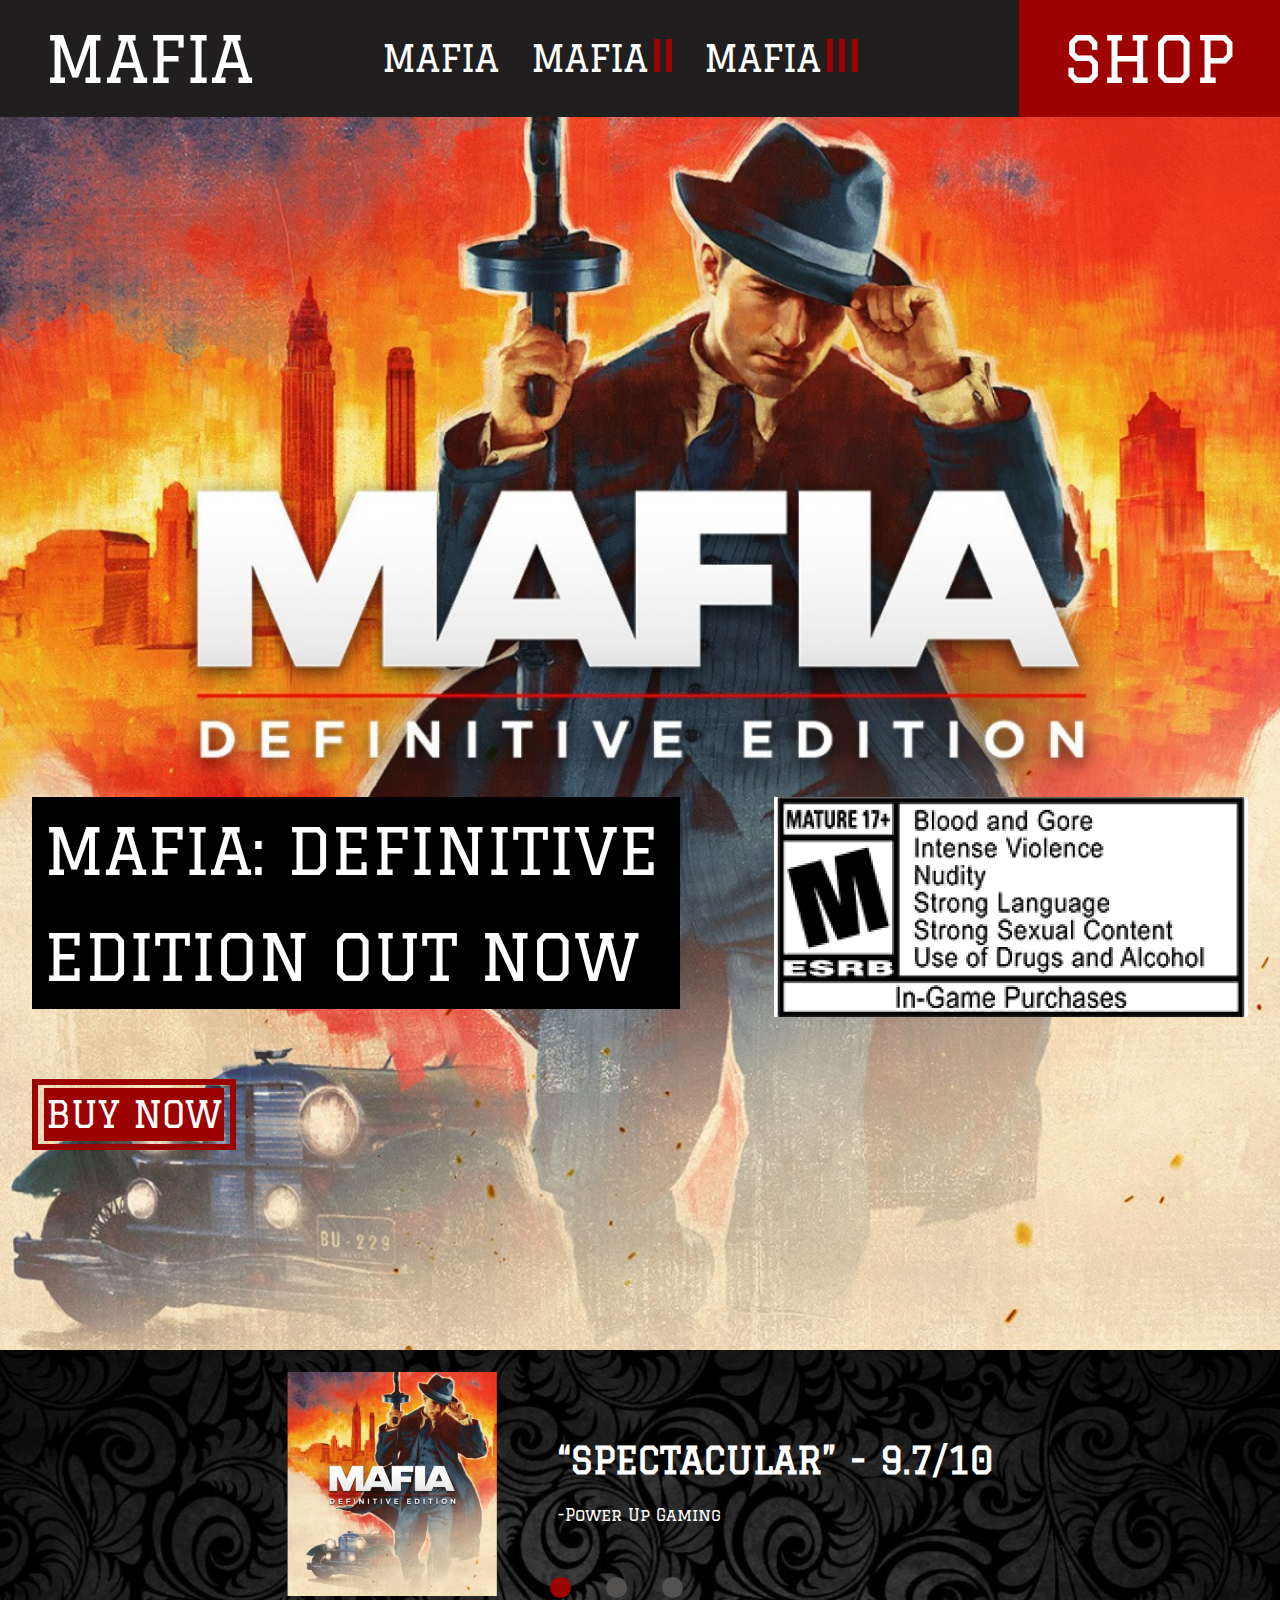
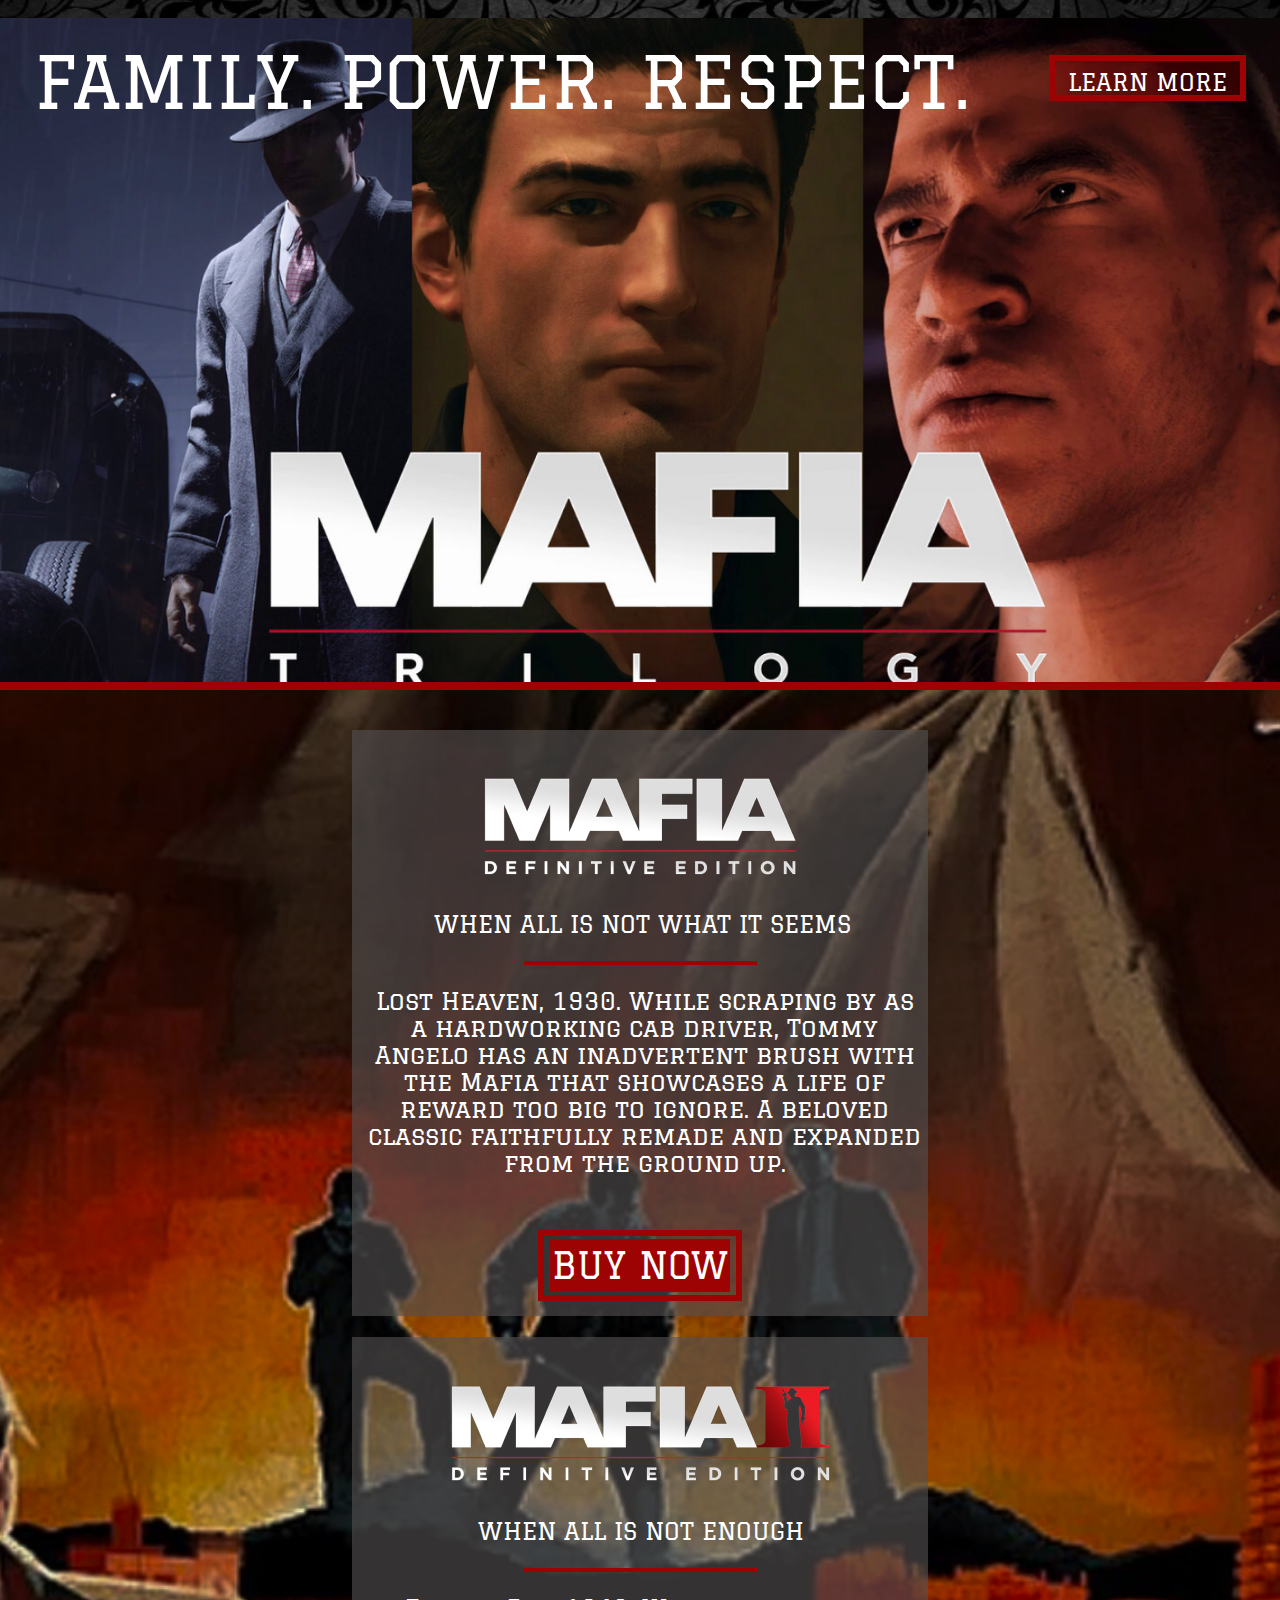
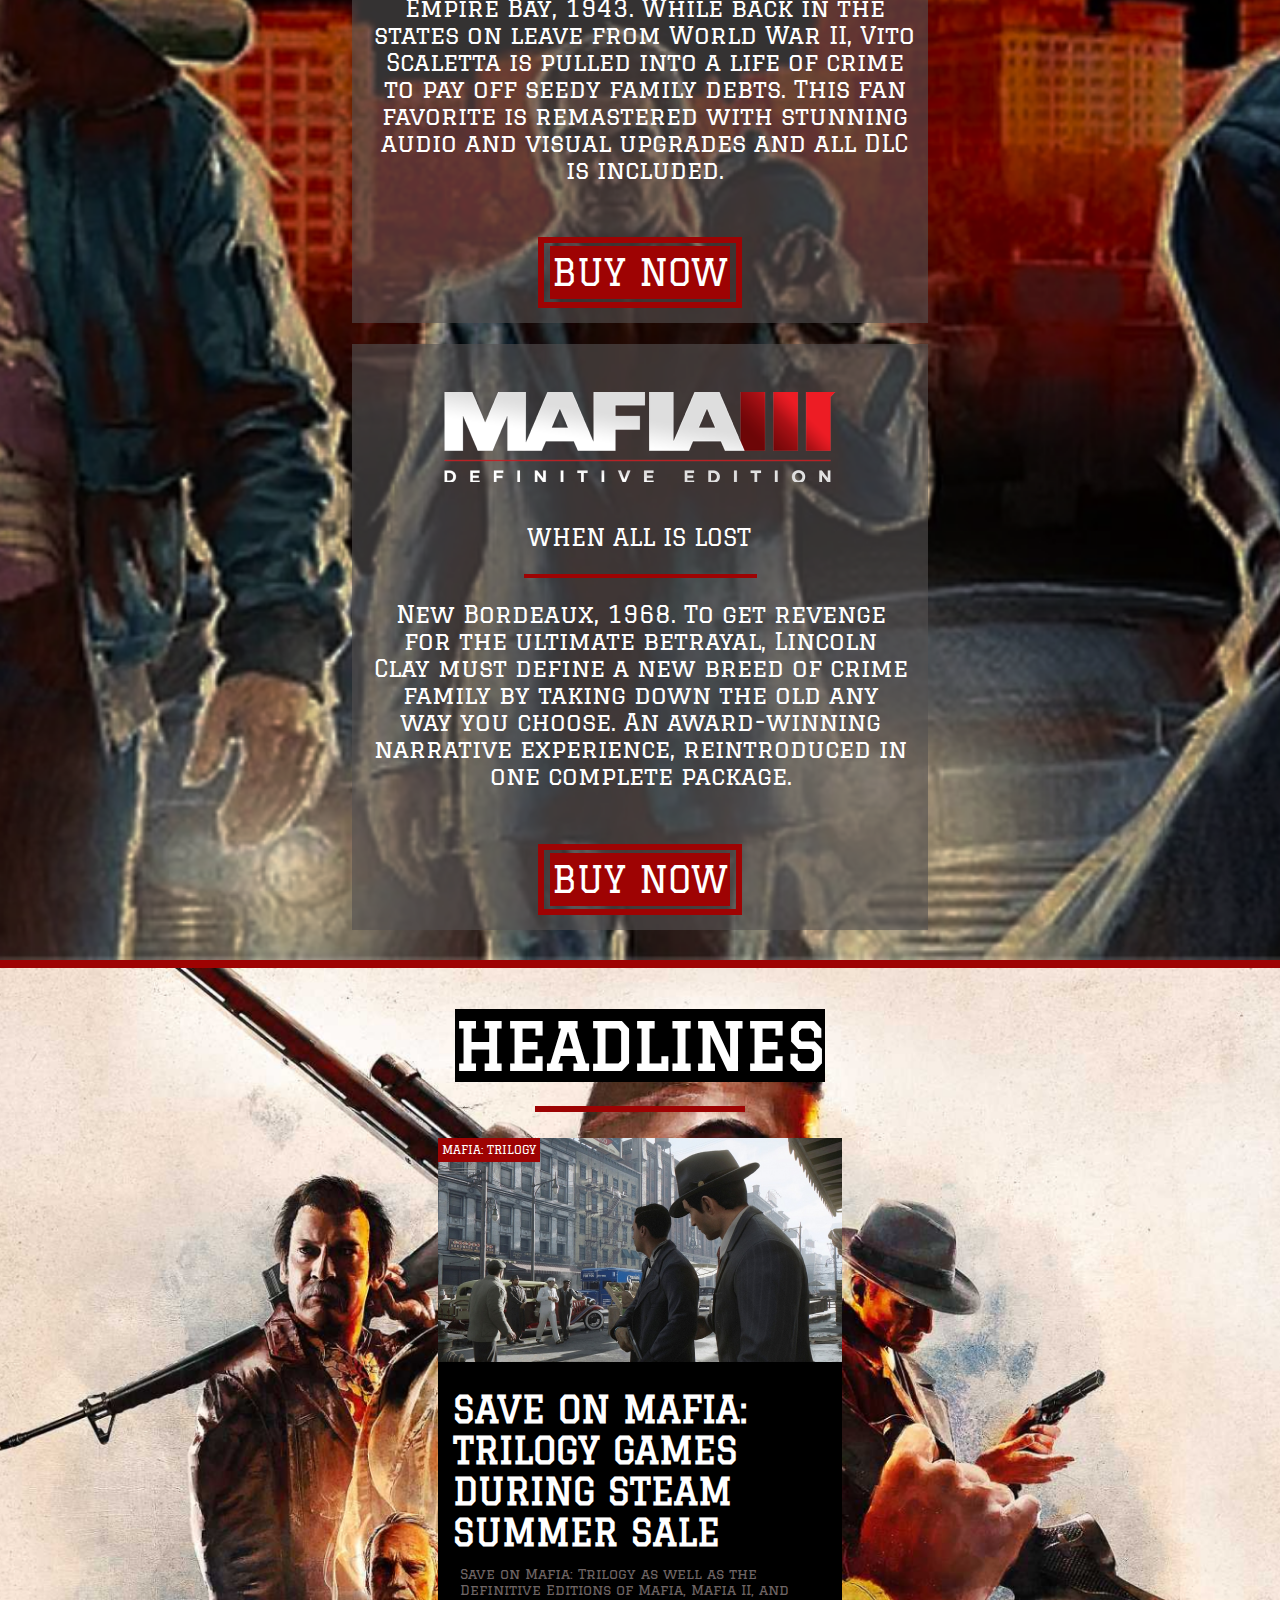
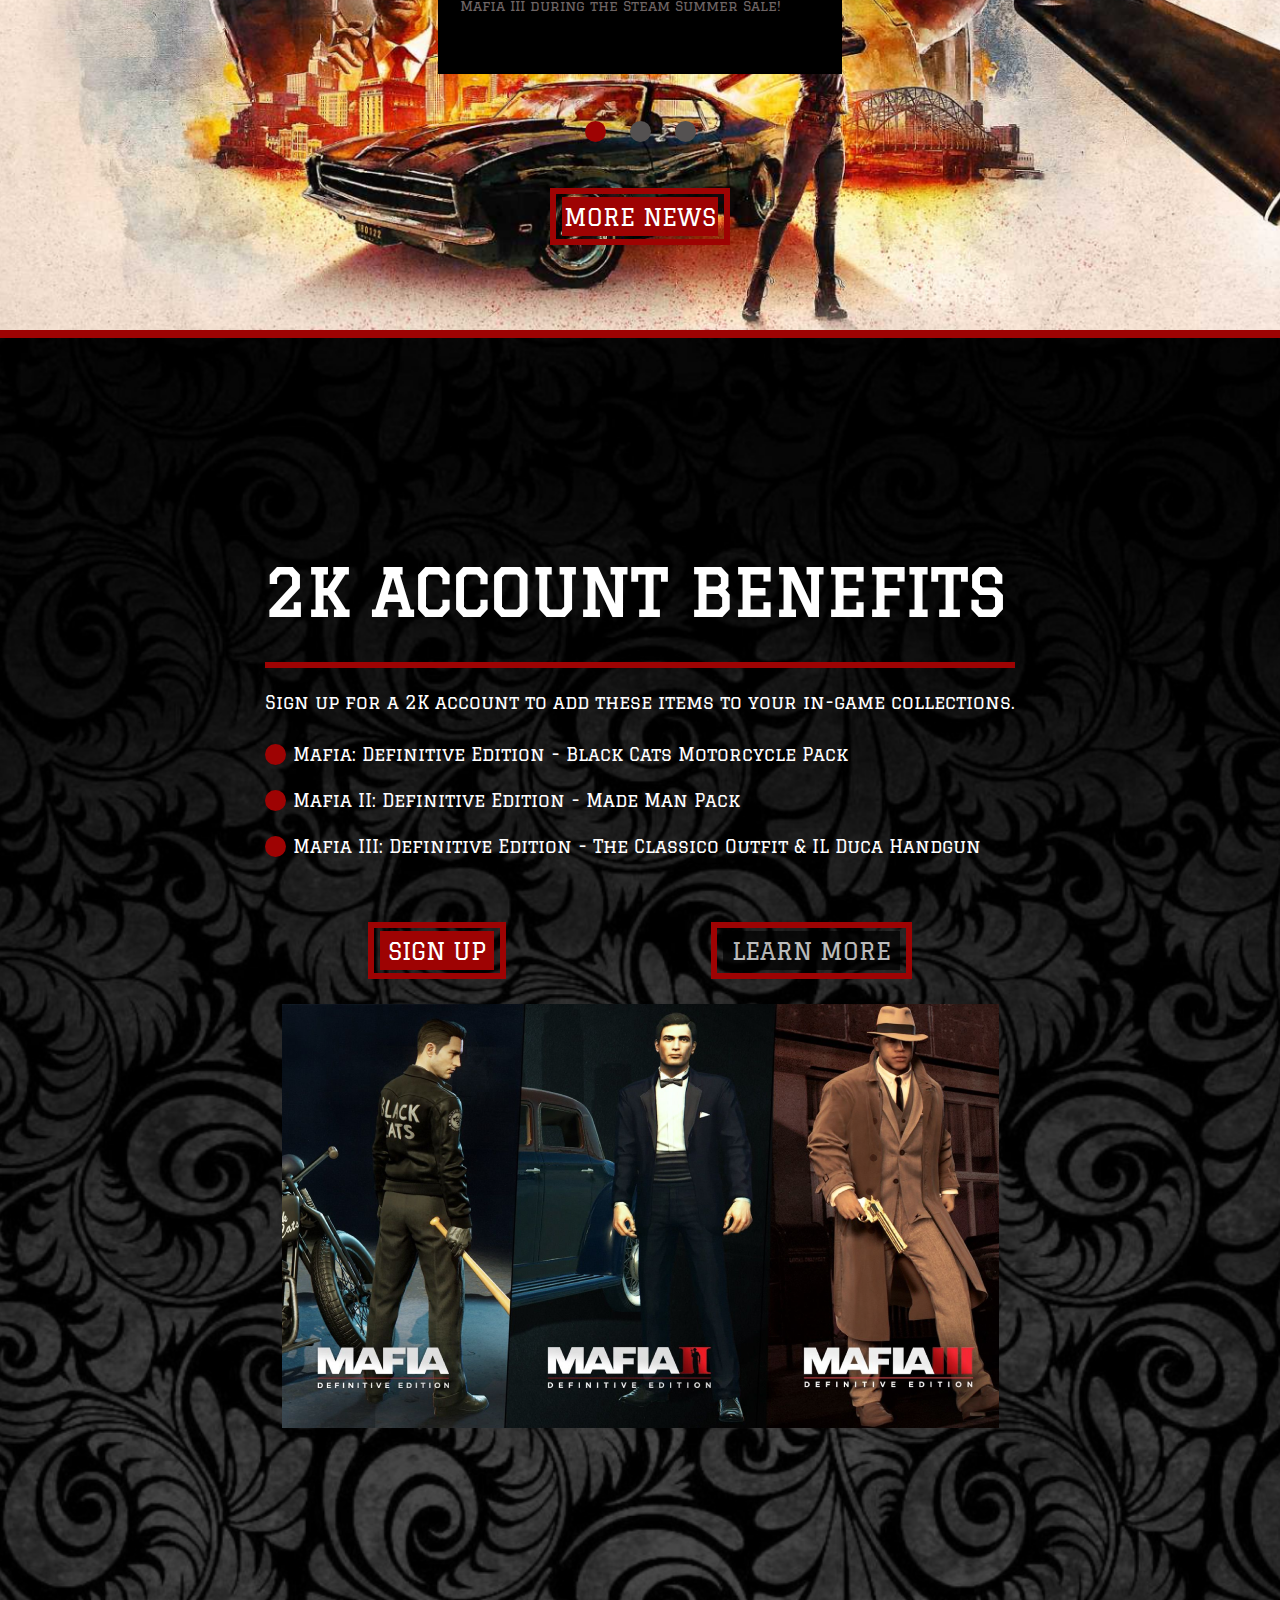
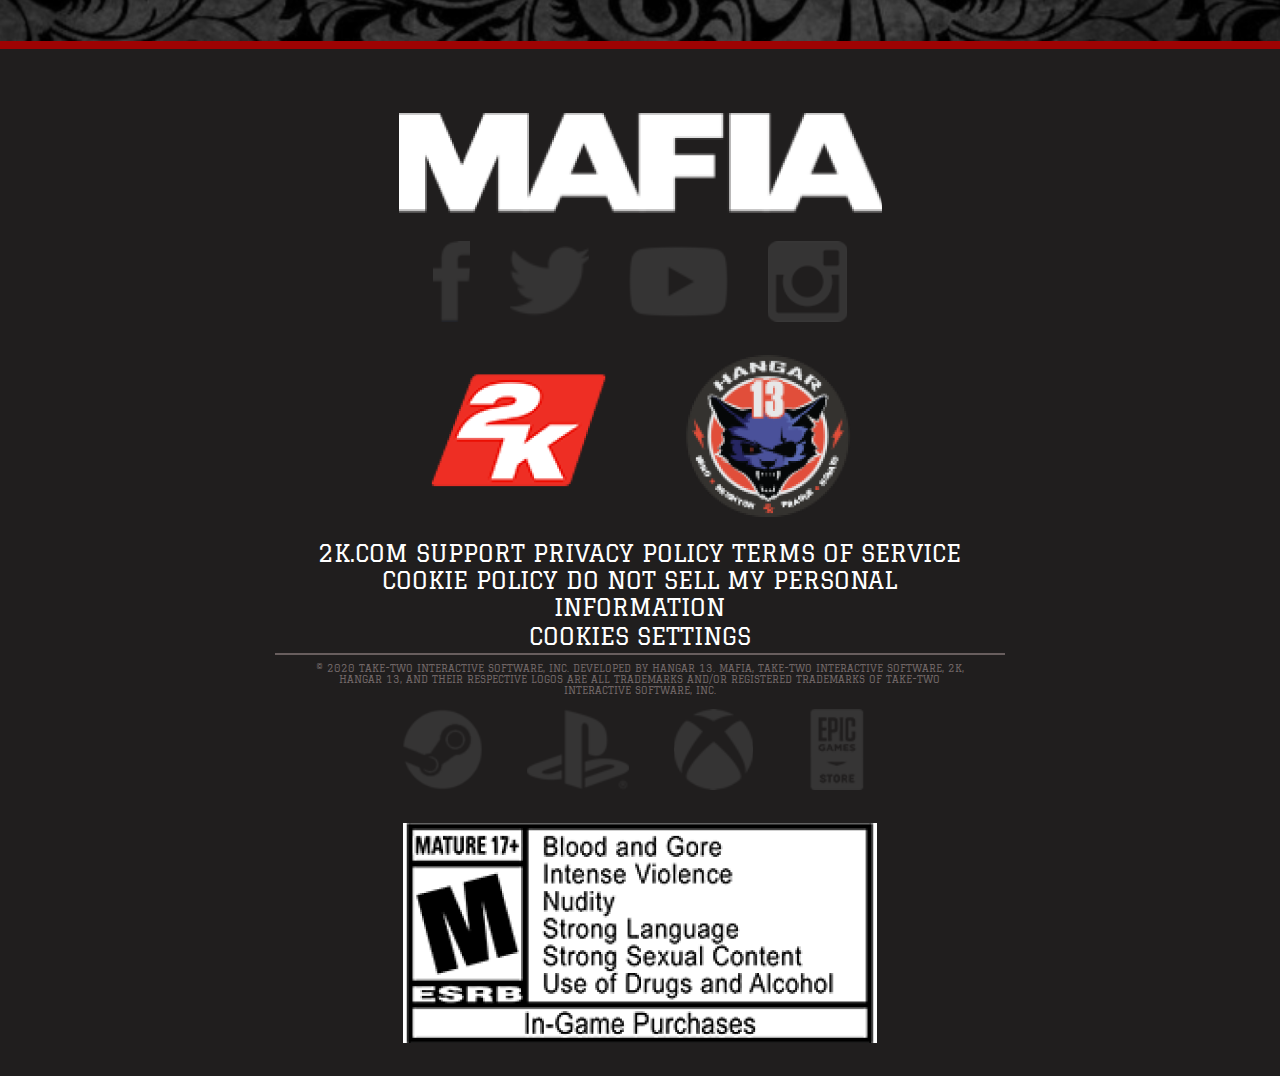
<file: index.html>
<!DOCTYPE html>
<html lang="en">

<head>
    <meta charset="UTF-8">
    <meta http-equiv="X-UA-Compatible" content="IE=edge">
    <meta name="viewport" content="width=device-width, initial-scale=1.0">
    <title>MAFIA</title>
    <link rel="stylesheet" href="main/css/style.css">
    <link rel="preconnect" href="https://fonts.googleapis.com">
    <link rel="preconnect" href="https://fonts.gstatic.com" crossorigin>
    <link href="https://fonts.googleapis.com/css2?family=Graduate&display=swap" rel="stylesheet">
</head>

<body>
    <header>
        <nav class="header">
            <div class="menu-main">
                <div class="burger">
                    <div class="burger-img"><img src="images/burger.svg"></div>
                    <div class="burger-img-2"><img src="images/cross.svg"></div>
                    <div class="burger-content">
                        <div class="mafia-navs-burger">
                            <div class="nav">
                                <a href="mafia-page1/mafia.html">MAFIA</a>
                            </div>
                            <div class="nav2">
                                <a href="mafia-page2/mafia2.html">MAFIA<img src="images/mafia-2.svg" class="img-burg"></a>
                            </div>
                            <div class="nav3">
                                <a href="mafia-page3/mafia3.html">MAFIA<img src="images/mafia-3.svg" class="img-burg-2"></a>
                            </div>
                        </div>
                    </div>
                </div>
                <div class="mafia-main">
                    <a href="index.html">MAFIA</a>
                </div>
            </div>
            <div class="mafia-navs">
                <div class="nav">
                    <a href="mafia-page1/mafia.html">MAFIA</a>
                </div>
                <div class="nav2">
                    <a href="mafia-page2/mafia2.html">MAFIA<img src="images/mafia-2.svg" alt=""></a>

                </div>
                <div class="nav3">
                    <a href="mafia-page3/mafia3.html">MAFIA<img src="images/mafia-3.svg" alt=""></a>

                </div>
            </div>
            <div class="shop"><a href="trilogy/index.html">SHOP</a></div>
        </nav>
    </header>
    <main>
        <section>
            <div class="present">
                <div class="container">
                    <div class="present-info">
                        <div class="p-info">
                            <p>MAFIA: DEFINITIVE </p>
                            <p> EDITION OUT NOW</p>
                        </div>
                        <div class="buy"><a href="mafia1/index.html">BUY NOW</a></div>
                    </div>
                    <div><img src="images/warning.png"></div>
                </div>
            </div>
        </section>
        <section>
            <div class="scroll">
                <div class="scroll-text">
                    <div class="scroll-block scroll-all-1">
                        <div>
                            <img src="images/mafia-mini.png" class="pc">
                            <img src="images/mafia-mobile-1.jpg" class="mob">
                        </div>
                        <div>
                            <h4>“SPECTACULAR” - 9.7/10</h4>
                            <p>-Power Up Gaming</p>
                        </div>
                    </div>
                    <div class="scroll-block scroll-all-2">
                        <div>
                            <img src="images/mafia-mini-2.jpg" class="pc">
                            <img src="images/mafia-mobile-1.jpg" class="mob">
                        </div>
                        <div>
                            <h4>“ENTERTAINING” - 9./10</h4>
                            <p>-Power Up Gaming</p>
                        </div>
                    </div>
                    <div class="scroll-block scroll-all-3">
                        <div>
                            <img src="images/mafia-mini-3.jpg" class="pc">
                            <img src="images/mafia-mobile-1.jpg" class="mob">
                        </div>
                        <div>
                            <h4>“WONDERFULLY” - 8.7/10</h4>
                            <p>-Power Up Gaming</p>
                        </div>
                    </div>
                </div>
                <nav class="scroll-nav">
                    <span class="dot dot1 active"></span>
                    <span class="dot dot2"></span>
                    <span class="dot dot3"></span>
                </nav>
            </div>
        </section>
        <section>
            <div class="family">
                <div class="family-info">
                    <div>
                        <p>FAMILY. POWER. RESPECT.</p>
                    </div>
                    <div class="family-info-a"><a href="">LEARN MORE</a></div>
                </div>
            </div>
        </section>
        <section class="m-c">
            <div class="mafia-cards">
                <div class="cards">
                    <div class="card-1">
                        <div class="main">
                            <div class="main-img">
                                <img src="images/mafia-card1.png">
                            </div>
                            <p class="head-p">WHEN ALL IS NOT WHAT IT
                                SEEMS</p>
                            <div class="line">
                            </div>
                            <p>Lost Heaven, 1930. While scraping by as
                                a hardworking cab driver, Tommy Angelo
                                has an inadvertent brush with the Mafia
                                that showcases a life of reward too big
                                to ignore. A beloved classic faithfully
                                remade and expanded from the ground
                                up.</p>
                        </div>
                        <div class="buy">
                            <a href="mafia1/index.html">BUY NOW</a>
                        </div>
                    </div>
                    <div class="card-2">
                        <div class="main">
                            <div class="main-img">
                                <img src="images/mafia-card2.png">
                            </div>
                            <p class="head-p">WHEN ALL IS NOT ENOUGH</p>
                            <div class="line">
                            </div>
                            <p>Empire Bay, 1943. While back in the
                                states on leave from World War II, Vito
                                Scaletta is pulled into a life of crime to
                                pay off seedy family debts. This fan
                                favorite is remastered with stunning
                                audio and visual upgrades and all DLC is
                                included.</p>
                        </div>
                        <div class="buy">
                            <a href="mafia2/index.html">BUY NOW</a>
                        </div>
                    </div>
                    <div class="card-3">
                        <div class="main">
                            <div class="main-img">
                                <img src="images/mafia-card3.png">
                            </div>
                            <p class="head-p">WHEN ALL IS LOST</p>
                            <div class="line">
                            </div>
                            <p>New Bordeaux, 1968. To get revenge for
                                the ultimate betrayal, Lincoln Clay must
                                define a new breed of crime family by
                                taking down the old any way you choose.
                                An award-winning narrative experience,
                                reintroduced in one complete package.</p>
                        </div>
                        <div class="buy">
                            <a href="mafia3/index.html">BUY NOW</a>
                        </div>
                    </div>
                </div>
            </div>
        </section>
        <section>
            <div class="headline-cards">
                <div class="headline-title">
                    <h2>HEADLINES</h2>
                    <div class="vct"></div>
                </div>

                <div class="cards-h container">
                    <div class="h-card h-card-1">
                        <p class="h-card-p">MAFIA: TRILOGY</p>
                        <img src="images/headline-1.png">
                        </img>
                        <h3>SAVE ON MAFIA: TRILOGY GAMES DURING STEAM SUMMER SALE
                        </h3>
                        <p>Save on Mafia: Trilogy as well as the Definitive Editions of Mafia, Mafia II, and Mafia III
                            during the Steam Summer Sale!</p>
                    </div>
                    <div class="h-card h-card-2">
                        <p class="h-card-p">MAFIA</p>
                        <img src="images/headline-2.png">
                        </img>
                        <h3>MAFIA: TRILOGY DAYS OF PLAY DISCOUNTS
                        </h3>
                        <p>Save on PS4 Digital Versions of Mafia: Trilogy and Mafia: Definitive Edition for a Limited
                            Time.
                        </p>
                    </div>
                    <div class="h-card h-card-3">
                        <p class="h-card-p">MAFIA: TRILOGY</p>
                        <img src="images/headline-3.png">
                        </img>
                        <h3>MAFIA: TRILOGY FEBRUARY SALES
                        </h3>
                        <p>Save on digital versions of Mafia: Trilogy games and make February a month to remember.</p>
                    </div>
                </div>
                <nav class="scroll-line">
                    <span class="dotL dotL1 active"></span>
                    <span class="dotL dotL2"></span>
                    <span class="dotL dotL3"></span>
                </nav>
                <div class="bot-a">
                    <div class="buy">
                        <a href="">MORE NEWS</a>
                    </div>
                </div>
            </div>
        </section>

        <section class="bene">

            <div class="benefit">
                <div class="container">
                    <div class="left-block">
                        <h2>2K ACCOUNT BENEFITS</h2>
                        <div class="img-b"></div>
                        <p>Sign up for a 2K account to add these items to your in-game collections.</p>
                        <div class="b-p">
                            <img src="images/ellipse.svg">
                            <p>Mafia: Definitive Edition - Black Cats Motorcycle Pack</p>
                        </div>
                        <div class="b-p">
                            <img src="images/ellipse.svg">
                            <p>Mafia II: Definitive Edition - Made Man Pack</p>
                        </div>
                        <div class="b-p">
                            <img src="images/ellipse.svg">
                            <p>Mafia III: Definitive Edition - The Classico Outfit & IL Duca Handgun</p>
                        </div>
                        <div class="a-benefits">
                            <div class="buy"><a href="" class="a-1">SIGN UP</a></div>
                            <div class="buy"><a href="more-information/index.html" class="a-2">LEARN MORE</a></div>
                        </div>
                    </div>
                    <aside class="right-block">
                        <img src="images/benefits-aside.png" alt="">
                    </aside>
                </div>
            </div>
        </section>
    </main>
    <footer>
        <div class="container">
            <img class="mafia-logo" src="images/mafia.png">
            <div class="about-footer">
                <div class="left-footer">
                    <nav>
                        <a href=""><img src="images/facebook.svg"></a>
                        <a href=""><img src="images/twiter.svg"></a>
                        <a href=""><img src="images/youtube.svg"></a>
                        <a href=""><img src="images/instagram.svg"></a>
                    </nav>
                    <img src="images/2k.png" class="left-img">
                    <img src="images/2k-mini.png" class="k-img">
                    <p class="p-1">2K.COM
                        SUPPORT
                        PRIVACY POLICY
                        TERMS OF SERVICE
                        COOKIE POLICY
                        DO NOT SELL MY PERSONAL INFORMATION</p>
                    <p>COOKIES SETTINGS</p>
                    <div class="vct-footer"></div>
                    <p class="p-2">© 2020 TAKE-TWO INTERACTIVE SOFTWARE, INC. DEVELOPED BY HANGAR 13. MAFIA,
                        TAKE-TWO INTERACTIVE SOFTWARE, 2K, HANGAR 13, AND THEIR RESPECTIVE LOGOS
                        ARE ALL TRADEMARKS AND/OR REGISTERED TRADEMARKS OF TAKE-TWO
                        INTERACTIVE SOFTWARE, INC.</p>
                </div>
                <aside class="right-footer">
                    <nav>
                        <a href=""><img src="images/steam.svg"></a>
                        <a href=""><img src="images/playStation.svg"></a>
                        <a href=""><img src="images/x-box.svg"></a>
                        <a href=""><img src="images/epic-games.svg"></a>
                    </nav>
                    <img src="images/warning.png">
                </aside>
            </div>
        </div>
    </footer>
    <script src="main/main.js"></script>
</body>

</html>
</file>
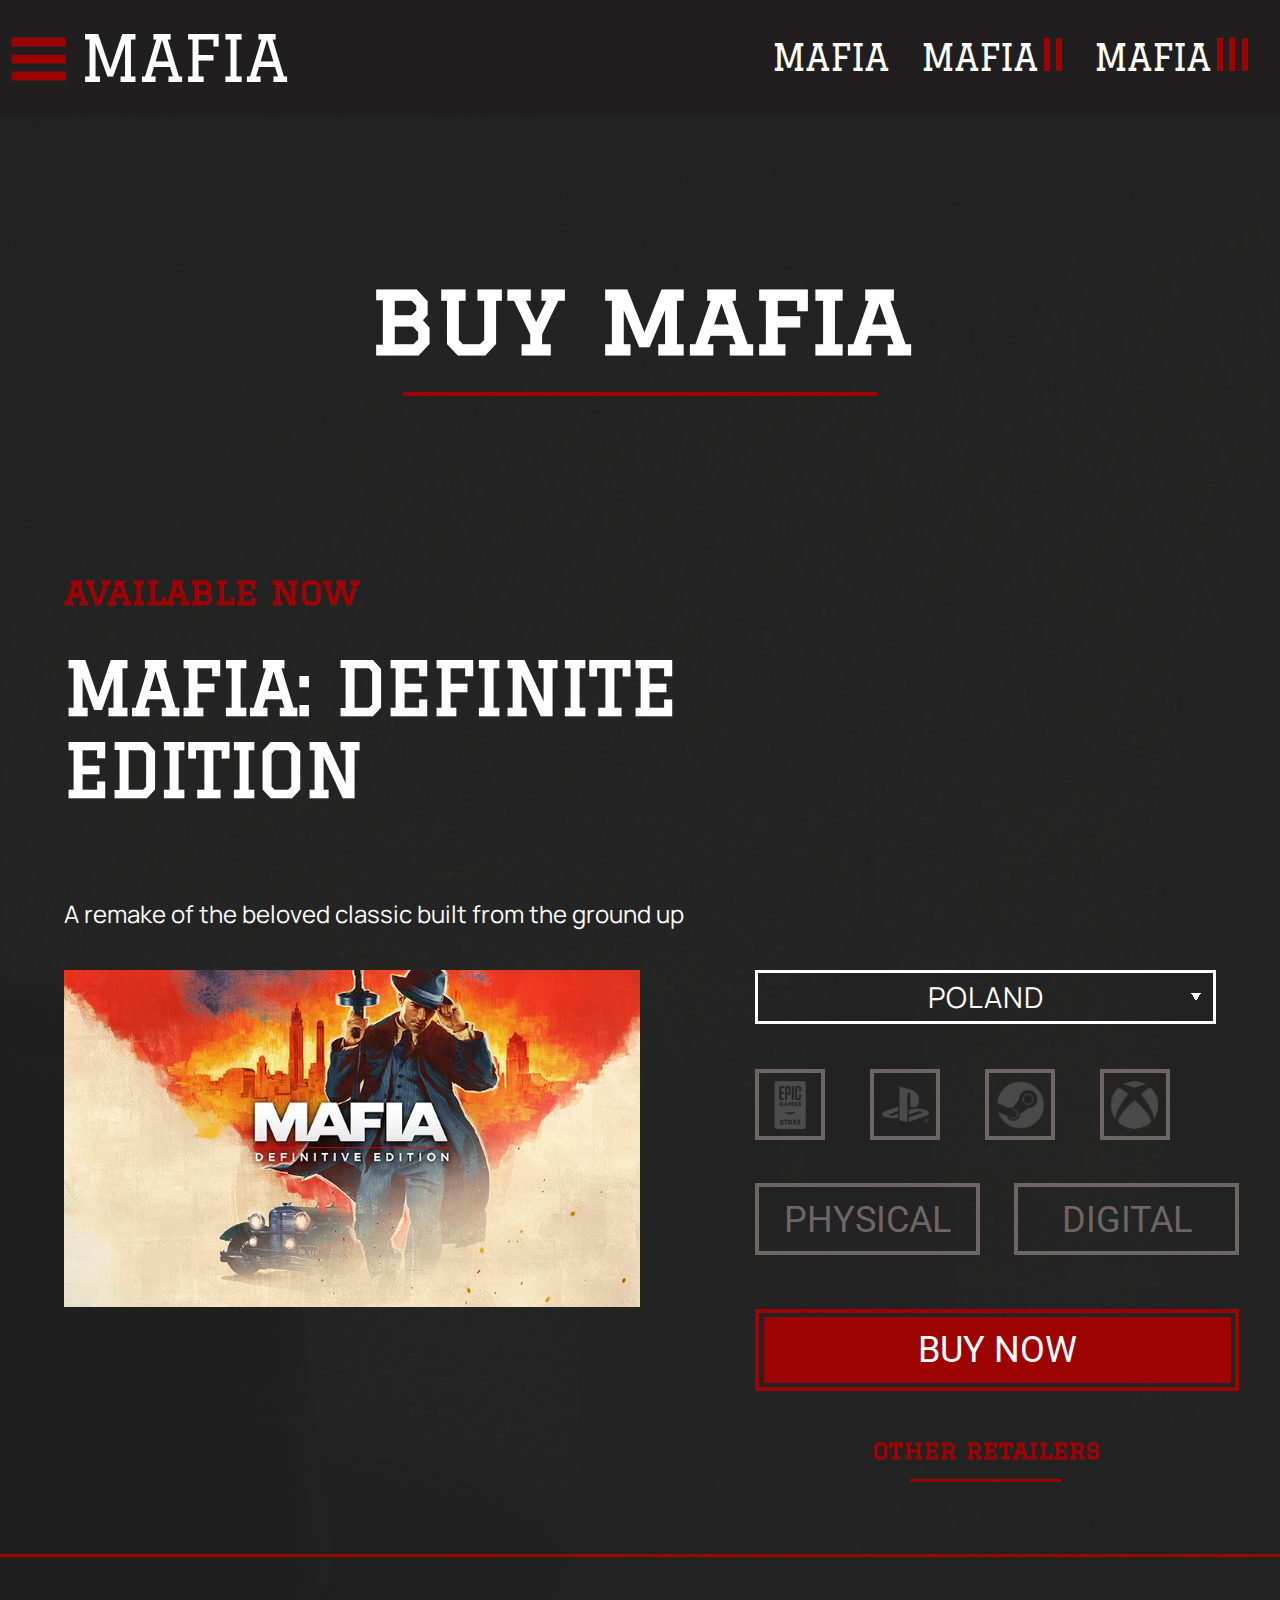
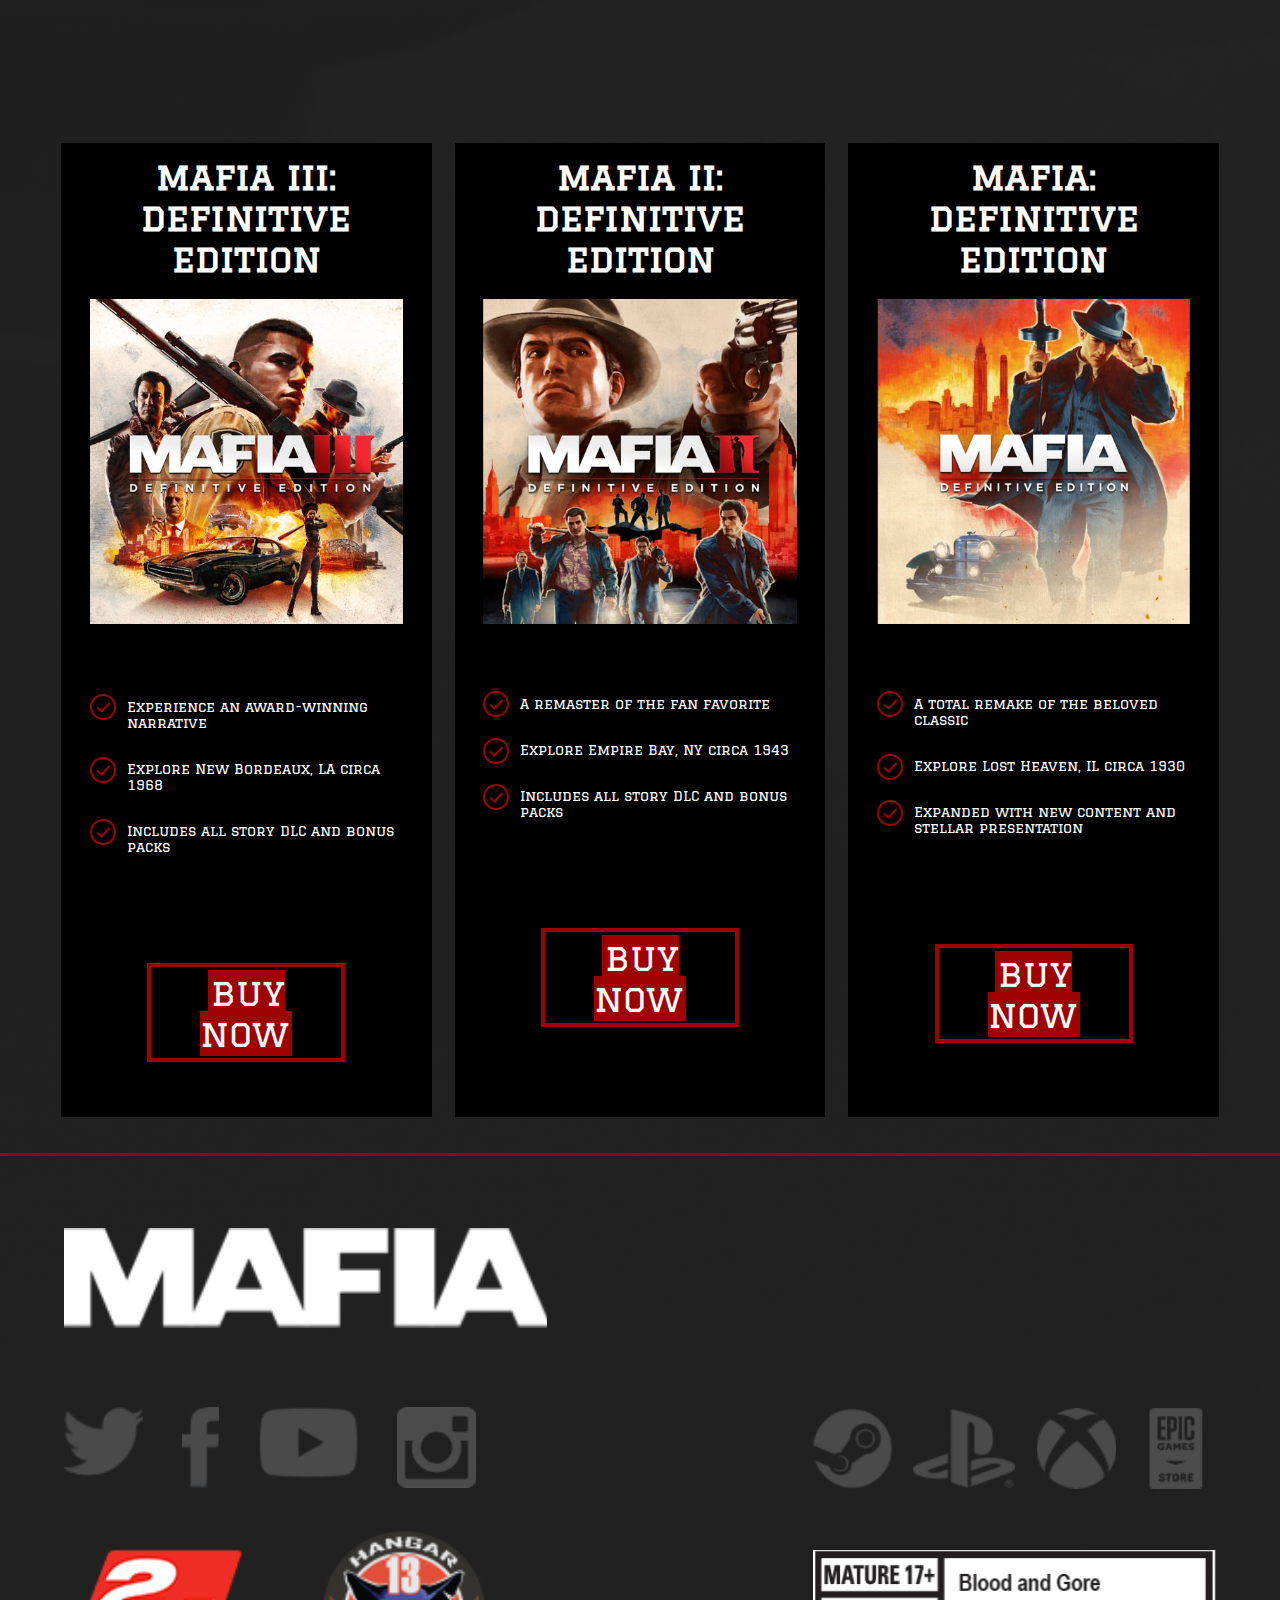
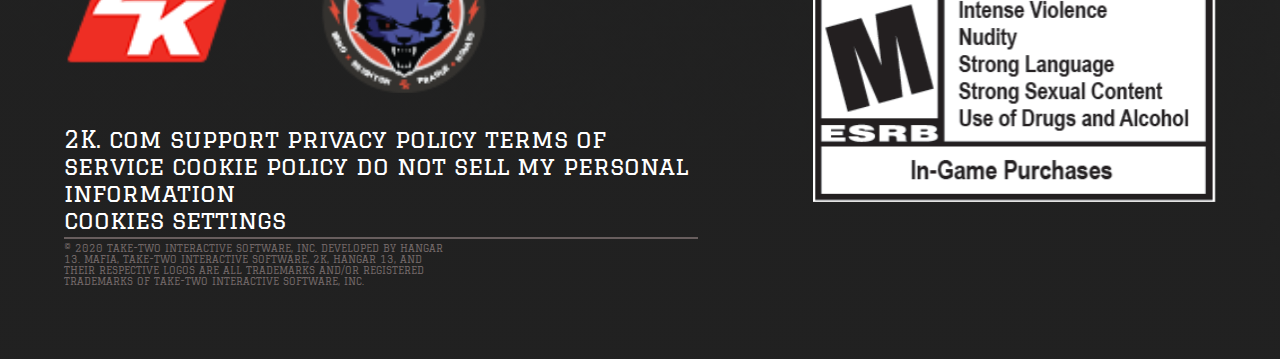
<file: mafia1/index.html>
<!DOCTYPE html>
<html lang="en">

<head>
    <meta charset="UTF-8">
    <meta http-equiv="X-UA-Compatible" content="IE=edge">
    <meta name="viewport" content="width=device-width, initial-scale=1.0">
    <link rel="stylesheet" href="style.css">
    <link rel="preconnect" href="https://fonts.googleapis.com">
    <link rel="preconnect" href="https://fonts.gstatic.com" crossorigin>
    <link href="https://fonts.googleapis.com/css2?family=Graduate&display=swap" rel="stylesheet">
    <link rel="preconnect" href="https://fonts.googleapis.com">
    <link rel="preconnect" href="https://fonts.gstatic.com" crossorigin>
    <link href="https://fonts.googleapis.com/css2?family=Graduate&family=Manrope&display=swap" rel="stylesheet">
    <link rel="preconnect" href="https://fonts.googleapis.com">
    <link rel="preconnect" href="https://fonts.gstatic.com" crossorigin>
    <link href="https://fonts.googleapis.com/css2?family=Graduate&family=Manrope&family=Roboto:wght@500&display=swap"
        rel="stylesheet">
    <title>ConfirmPage</title>
</head>

<body>

    <!-- //------------------------------------------------------------------------ -->
    <header>
        <nav class="nanigation">
            <div class="burger">
                <a href=""><img src="../images/burger.svg" alt=""></a>
            </div>
            <div class="mafia-main">
                <a href="../index.html">MAFIA</a>
            </div>
            <div class="mafia-navs">
                <div class="nav">
                    <a href="../mafia-page1/mafia.html">MAFIA</a>
                </div>
                <div class="nav2">
                    <a href="../mafia-page2/mafia2.html">MAFIA<img src="../images/mafia-2.svg" alt=""></a>
                </div>
                <div class="nav3">
                    <a href="../mafia-page3/mafia3.html">MAFIA<img src="../images/mafia-3.svg" alt=""></a>

                </div>
            </div>
            <div class="shop"><a href="">SHOP</a></div>
        </nav>
    </header>
    <!-- //------------------------------------------------------------------------ -->

    <!-- //------------------------------------------------------------------------ -->
    <main>

        <div class="mafMain">
            <div class="container">
                <h1>buy mafia</h1>

                <div class="selectedVersion">
                    <h3>available now</h3>
                    <h2>mafia: definite<br>edition</h2>
                    <p>A remake of the beloved classic built from the ground up</p>
                </div>


                <div class="confirmOffer">
                    <div class="leftBlock">
                        <img src="../images/maf-main1.svg" alt="">
                    </div>


                    <div class="rightBlock">

                        <select name="choose" id="" class="choose">
                            <option value="poland">poland</option>
                            <option value="belarus">belarus</option>
                            <option value="russia">russia</option>
                            <option value="usa">usa</option>
                            <option value="germany">germany</option>
                            <option value="argentina">argentina</option>
                            <option value="ukrain">ukrain</option>
                            <option value="france">france</option>
                            <option value="finland">finland</option>
                            <option value="japan">japan</option>
                        </select>


                        <div class="selectControl">
                            <button id="epic"></button>
                            <button id="ps"></button>
                            <button id="steam"></button>
                            <button id="xbox"></button>
                        </div>

                        <div class="chooseVersion">
                            <button id="physical">physical <div class="arrow"></div></button>
                            <button id="digital">digital <div class="arrow"></div></button>

                        </div>

                        <div class="buy">
                            <div class="buy-button">
                                <button>buy now</button>
                            </div>
                        </div>


                        <div class="retailers">
                            <h3>other retailers</h3>
                        </div>

                    </div>
                </div>
            </div>
        </div>



        <div class="choosEpisode">
            <div class="left">
                <h3>mafia iii: definitive edition</h3>
                <div>
                    <img src="../images/mafia3.svg" alt="">
                    <ul>
                        <li>Experience an award-winning narrative</li>
                        <li>Explore New Bordeaux, LA circa 1968</li>
                        <li>Includes all story DLC and bonus packs</li>
                    </ul>
                </div>

                <div class="buy-btn">
                    <div class="buy-inside">
                        <a href="../mafia3/index.html">buy now</a>
                    </div>
                </div>
            </div>

            <div class="middle">
                <h3>mafia ii: definitive edition</h3>
                <img src="../images/mafia2.svg" alt="">
                <ul>
                    <li>A remaster of the fan favorite</li>
                    <li>Explore Empire Bay, NY circa 1943</li>
                    <li>Includes all story DLC and bonus packs</li>
                </ul>
                <div class="buy-btn">
                    <div class="buy-inside">
                        <a href="../mafia2/index.html">buy now</a>
                    </div>
                </div>
            </div>

            <div class="right">
                <h3>mafia: definitive edition</h3>
                <img src="../images/mafia1.svg" alt="">
                <ul>
                    <li>A total remake of the beloved classic</li>
                    <li>Explore Lost Heaven, IL circa 1930</li>
                    <li>Expanded with new content and stellar
                        presentation</li>
                </ul>
                <div class="buy-btn">
                    <div class="buy-inside">
                        <a href="index.html">buy now</a>
                    </div>
                </div>
            </div>
        </div>


    </main>
    <!-- //------------------------------------------------------------------------ -->

    <!-- //------------------------------------------------------------------------ -->
    <footer>
        <div class="container">
            <div class="companys">
                <div class="leftside">
                    <div class="logo">
                        <img src="../images/productName.svg" alt="">
                    </div>
                    <div class="contact-us">
                        <a href="#"><img src="../images/twiter.svg" alt=""></a>
                        <a href="#"><img src="../images/facebook.svg" alt=""></a>
                        <a href="#"><img src="../images/youtube.svg" alt=""></a>
                        <a href="#"><img src="../images/instagram.svg" alt=""></a>
                    </div>
                    <div class="wolf"><img src="../images/companyLogo.svg" alt=""></div>
                    <div class="information">
                        <h3>2K. com support privacy policy terms of service cookie policy do not sell my personal
                            information</h3>
                        <h4>cookies settings</h4>
                        <p>© 2020 take-two interactive software, inc. developed by hangar 13. mafia, take-two
                            interactive software, 2k, hangar 13, and their respective logos are all trademarks and/or
                            registered trademarks of take-two interactive software, inc.
                        </p>
                    </div>
                </div>

                <div class="rightside">
                    <div class="actualPlatforms">
                        <a href="#"><img src="../images/steam.svg" alt=""></a>
                        <a href="#"><img src="../images/playStation.svg" alt=""></a>
                        <a href="#"><img src="../images/x-box.svg" alt=""></a>
                        <a href="#"><img src="../images/epic-games.svg" alt=""></a>
                    </div>
                    <div class="pegi"><img src="../images/pegi17+.svg" alt=""></div>
                </div>
            </div>
        </div>

    </footer>
    <!-- //------------------------------------------------------------------------ -->

    <script src="scripts.js"></script>

</body>

</html>
</file>
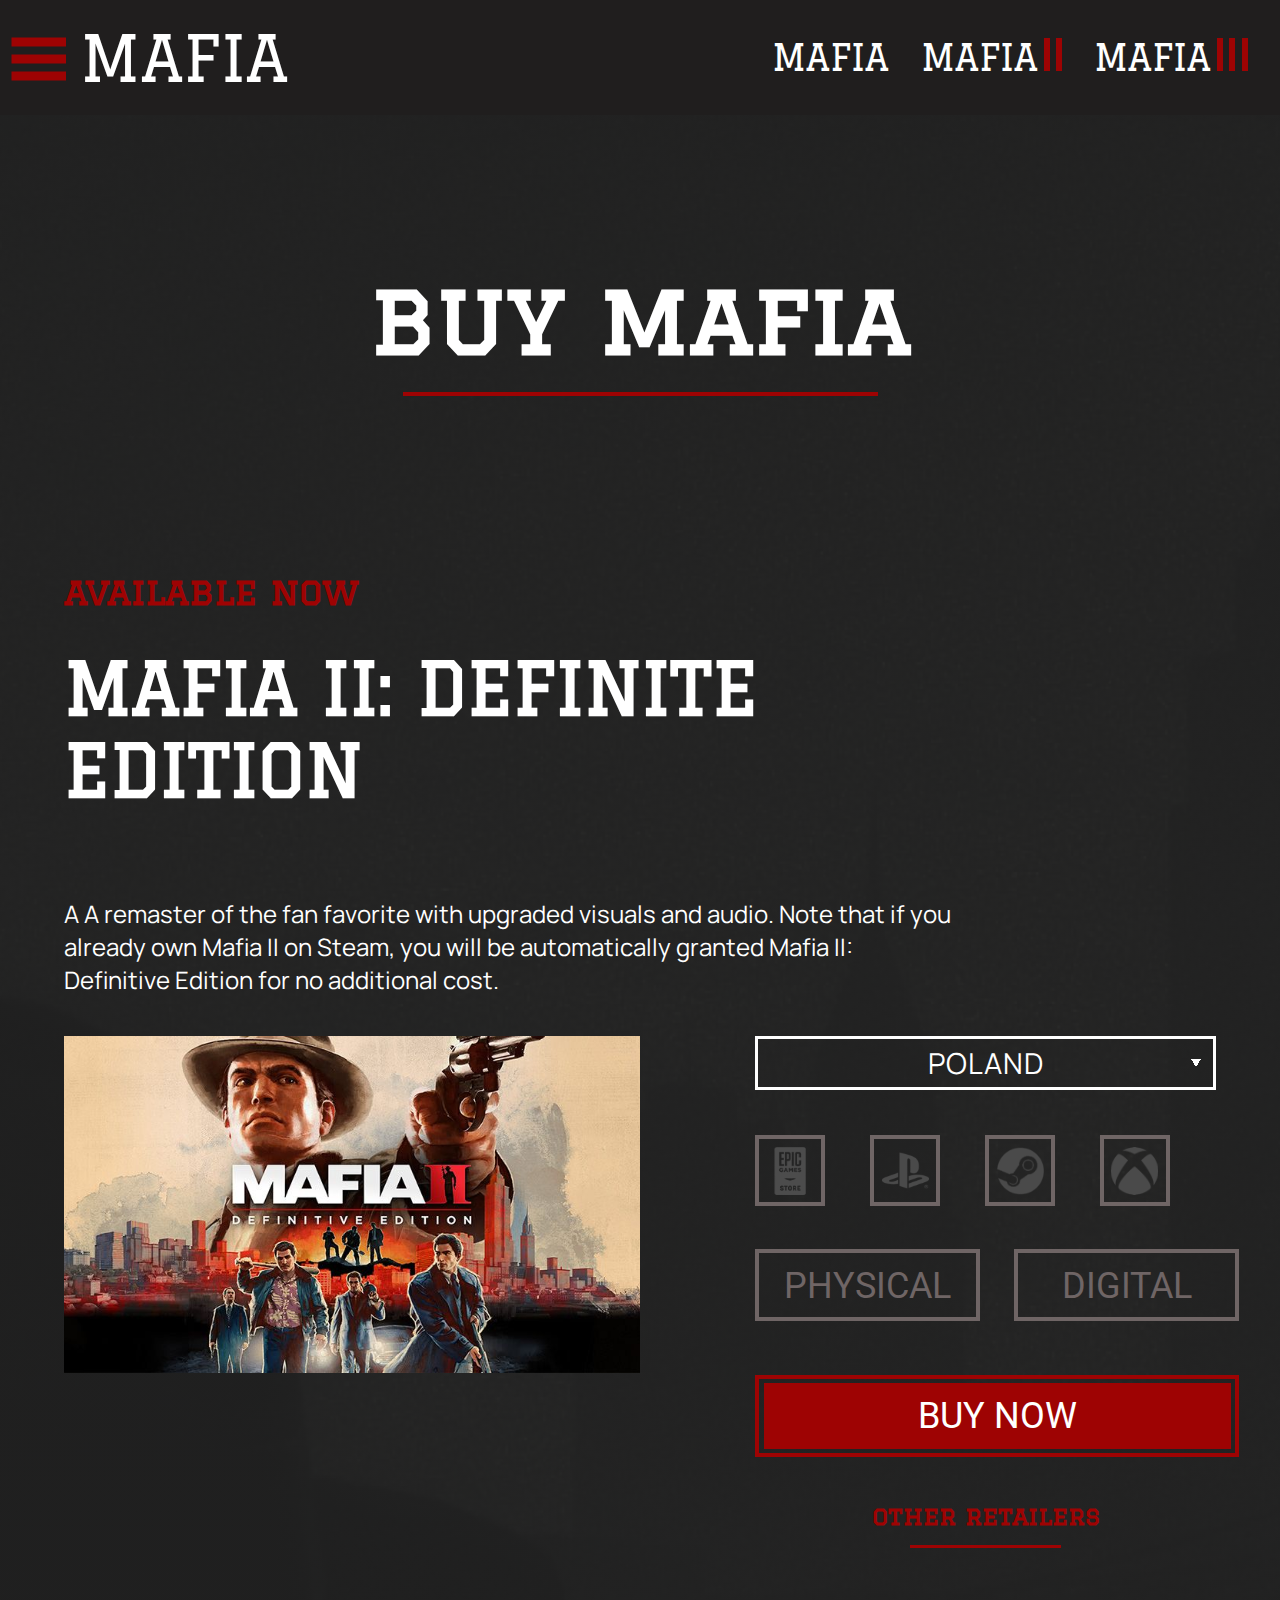
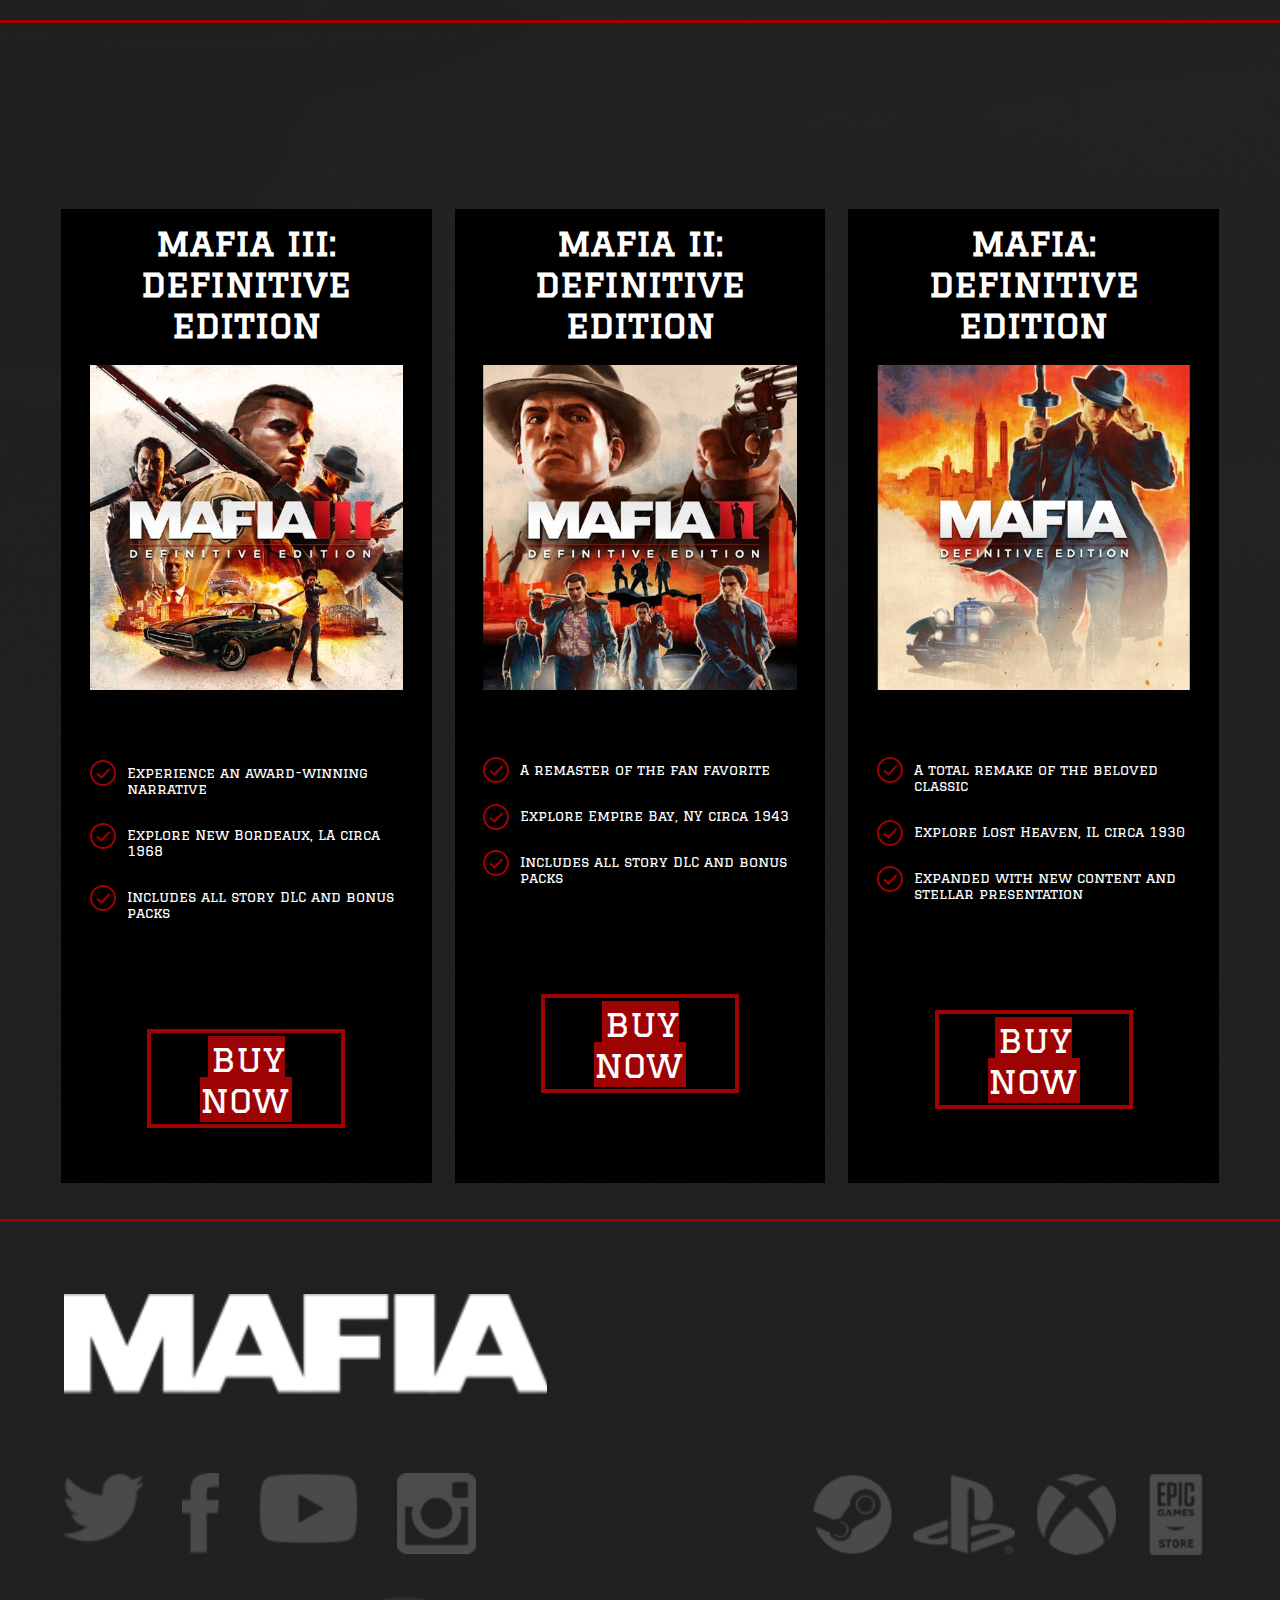
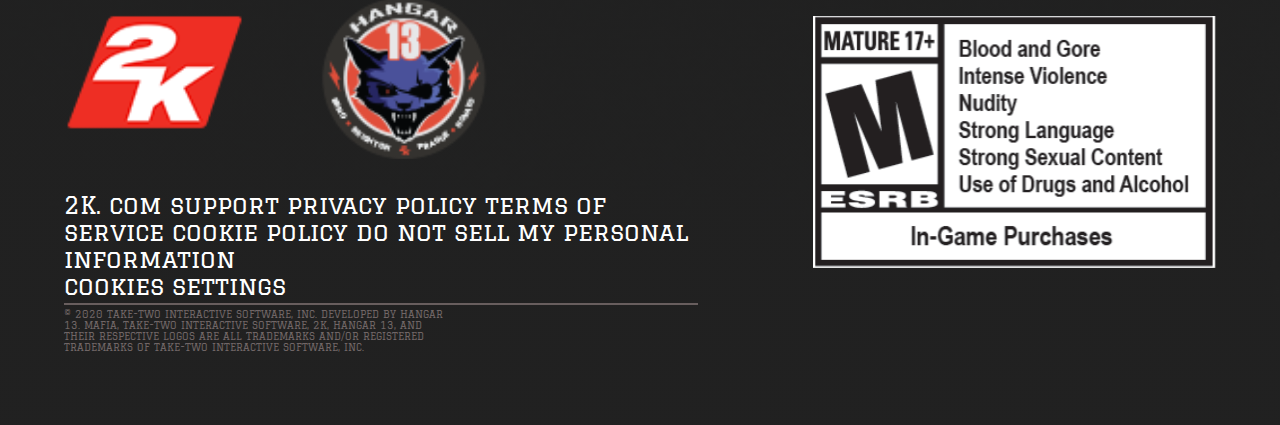
<file: mafia2/index.html>
<!DOCTYPE html>
<html lang="en">

<head>
    <meta charset="UTF-8">
    <meta http-equiv="X-UA-Compatible" content="IE=edge">
    <meta name="viewport" content="width=device-width, initial-scale=1.0">
    <link rel="stylesheet" href="style.css">
    <link rel="preconnect" href="https://fonts.googleapis.com">
    <link rel="preconnect" href="https://fonts.gstatic.com" crossorigin>
    <link href="https://fonts.googleapis.com/css2?family=Graduate&display=swap" rel="stylesheet">
    <link rel="preconnect" href="https://fonts.googleapis.com">
    <link rel="preconnect" href="https://fonts.gstatic.com" crossorigin>
    <link href="https://fonts.googleapis.com/css2?family=Graduate&family=Manrope&display=swap" rel="stylesheet">
    <link rel="preconnect" href="https://fonts.googleapis.com">
    <link rel="preconnect" href="https://fonts.gstatic.com" crossorigin>
    <link href="https://fonts.googleapis.com/css2?family=Graduate&family=Manrope&family=Roboto:wght@500&display=swap"
        rel="stylesheet">
    <title>ConfirmPage</title>
</head>

<body>

    <!-- //------------------------------------------------------------------------ -->
    <header>
        <nav class="nanigation">
            <div class="burger">
                <a href=""><img src="../images/burger.svg" alt=""></a>
            </div>
            <div class="mafia-main">
                <a href="../index.html">MAFIA</a>
            </div>
            <div class="mafia-navs">
                <div class="nav">
                    <a href="../mafia-page1/mafia.html">MAFIA</a>
                </div>
                <div class="nav2">
                    <a href="../mafia-page2/mafia2.html">MAFIA<img src="../images/mafia-2.svg" alt=""></a>
                </div>
                <div class="nav3">
                    <a href="../mafia-page3/mafia3.html">MAFIA<img src="../images/mafia-3.svg" alt=""></a>

                </div>
            </div>
            <div class="shop"><a href="">SHOP</a></div>
        </nav>
    </header>
    <!-- //------------------------------------------------------------------------ -->

    <!-- //------------------------------------------------------------------------ -->
    <main>

        <div class="mafMain">
            <div class="container">
                <h1>buy mafia</h1>

                <div class="selectedVersion">
                    <h3>available now</h3>
                    <h2>mafia ii: definite<br>edition</h2>
                    <p>A A remaster of the fan favorite with upgraded visuals and audio. Note that if you<br>already own Mafia II on Steam, you will be automatically granted Mafia II:<br>Definitive Edition for no additional cost.</p>
                </div>


                <div class="confirmOffer">
                    <div class="leftBlock">
                        <img src="../images/maf-main2.svg" alt="">
                    </div>


                    <div class="rightBlock">

                        <select name="choose" id="" class="choose">
                            <option value="poland">poland</option>
                            <option value="belarus">belarus</option>
                            <option value="russia">russia</option>
                            <option value="usa">usa</option>
                            <option value="germany">germany</option>
                            <option value="argentina">argentina</option>
                            <option value="ukrain">ukrain</option>
                            <option value="france">france</option>
                            <option value="finland">finland</option>
                            <option value="japan">japan</option>
                        </select>


                        <div class="selectControl">
                            <button id="epic"></button>
                            <button id="ps"></button>
                            <button id="steam"></button>
                            <button id="xbox"></button>
                        </div>

                        <div class="chooseVersion">
                            <button id="physical">physical <div class="arrow"></div></button>
                            <button id="digital">digital <div class="arrow"></div></button>

                        </div>

                        <div class="buy">
                            <div class="buy-button">
                                <button>buy now</button>
                            </div>
                        </div>


                        <div class="retailers">
                            <h3>other retailers</h3>
                        </div>

                    </div>
                </div>
            </div>
        </div>



        <div class="choosEpisode">
            <div class="left">
                <h3>mafia iii: definitive edition</h3>
                <div>
                    <img src="../images/mafia3.svg" alt="">
                    <ul>
                        <li>Experience an award-winning narrative</li>
                        <li>Explore New Bordeaux, LA circa 1968</li>
                        <li>Includes all story DLC and bonus packs</li>
                    </ul>
                </div>

                <div class="buy-btn">
                    <div class="buy-inside">
                        <a href="../mafia3/index.html">buy now</a>
                    </div>
                </div>
            </div>

            <div class="middle">
                <h3>mafia ii: definitive edition</h3>
                <img src="../images/mafia2.svg" alt="">
                <ul>
                    <li>A remaster of the fan favorite</li>
                    <li>Explore Empire Bay, NY circa 1943</li>
                    <li>Includes all story DLC and bonus packs</li>
                </ul>
                <div class="buy-btn">
                    <div class="buy-inside">
                        <a href="index.html">buy now</a>
                    </div>
                </div>
            </div>

            <div class="right">
                <h3>mafia: definitive edition</h3>
                <img src="../images/mafia1.svg" alt="">
                <ul>
                    <li>A total remake of the beloved classic</li>
                    <li>Explore Lost Heaven, IL circa 1930</li>
                    <li>Expanded with new content and stellar
                        presentation</li>
                </ul>
                <div class="buy-btn">
                    <div class="buy-inside">
                        <a href="../mafia1/index.html">buy now</a>
                    </div>
                </div>
            </div>
        </div>


    </main>
    <!-- //------------------------------------------------------------------------ -->

    <!-- //------------------------------------------------------------------------ -->
    <footer>
        <div class="container">
            <div class="companys">
                <div class="leftside">
                    <div class="logo">
                        <img src="../images/productName.svg" alt="">
                    </div>
                    <div class="contact-us">
                        <a href="#"><img src="../images/twiter.svg" alt=""></a>
                        <a href="#"><img src="../images/facebook.svg" alt=""></a>
                        <a href="#"><img src="../images/youtube.svg" alt=""></a>
                        <a href="#"><img src="../images/instagram.svg" alt=""></a>
                    </div>
                    <div class="wolf"><img src="../images/companyLogo.svg" alt=""></div>
                    <div class="information">
                        <h3>2K. com support privacy policy terms of service cookie policy do not sell my personal
                            information</h3>
                        <h4>cookies settings</h4>
                        <p>© 2020 take-two interactive software, inc. developed by hangar 13. mafia, take-two
                            interactive software, 2k, hangar 13, and their respective logos are all trademarks and/or
                            registered trademarks of take-two interactive software, inc.
                        </p>
                    </div>
                </div>

                <div class="rightside">
                    <div class="actualPlatforms">
                        <a href="#"><img src="../images/steam.svg" alt=""></a>
                        <a href="#"><img src="../images/playStation.svg" alt=""></a>
                        <a href="#"><img src="../images/x-box.svg" alt=""></a>
                        <a href="#"><img src="../images/epic-games.svg" alt=""></a>
                    </div>
                    <div class="pegi"><img src="../images/pegi17+.svg" alt=""></div>
                </div>
            </div>
        </div>

    </footer>
    <!-- //------------------------------------------------------------------------ -->

    <script src="scripts.js"></script>

</body>

</html>
</file>
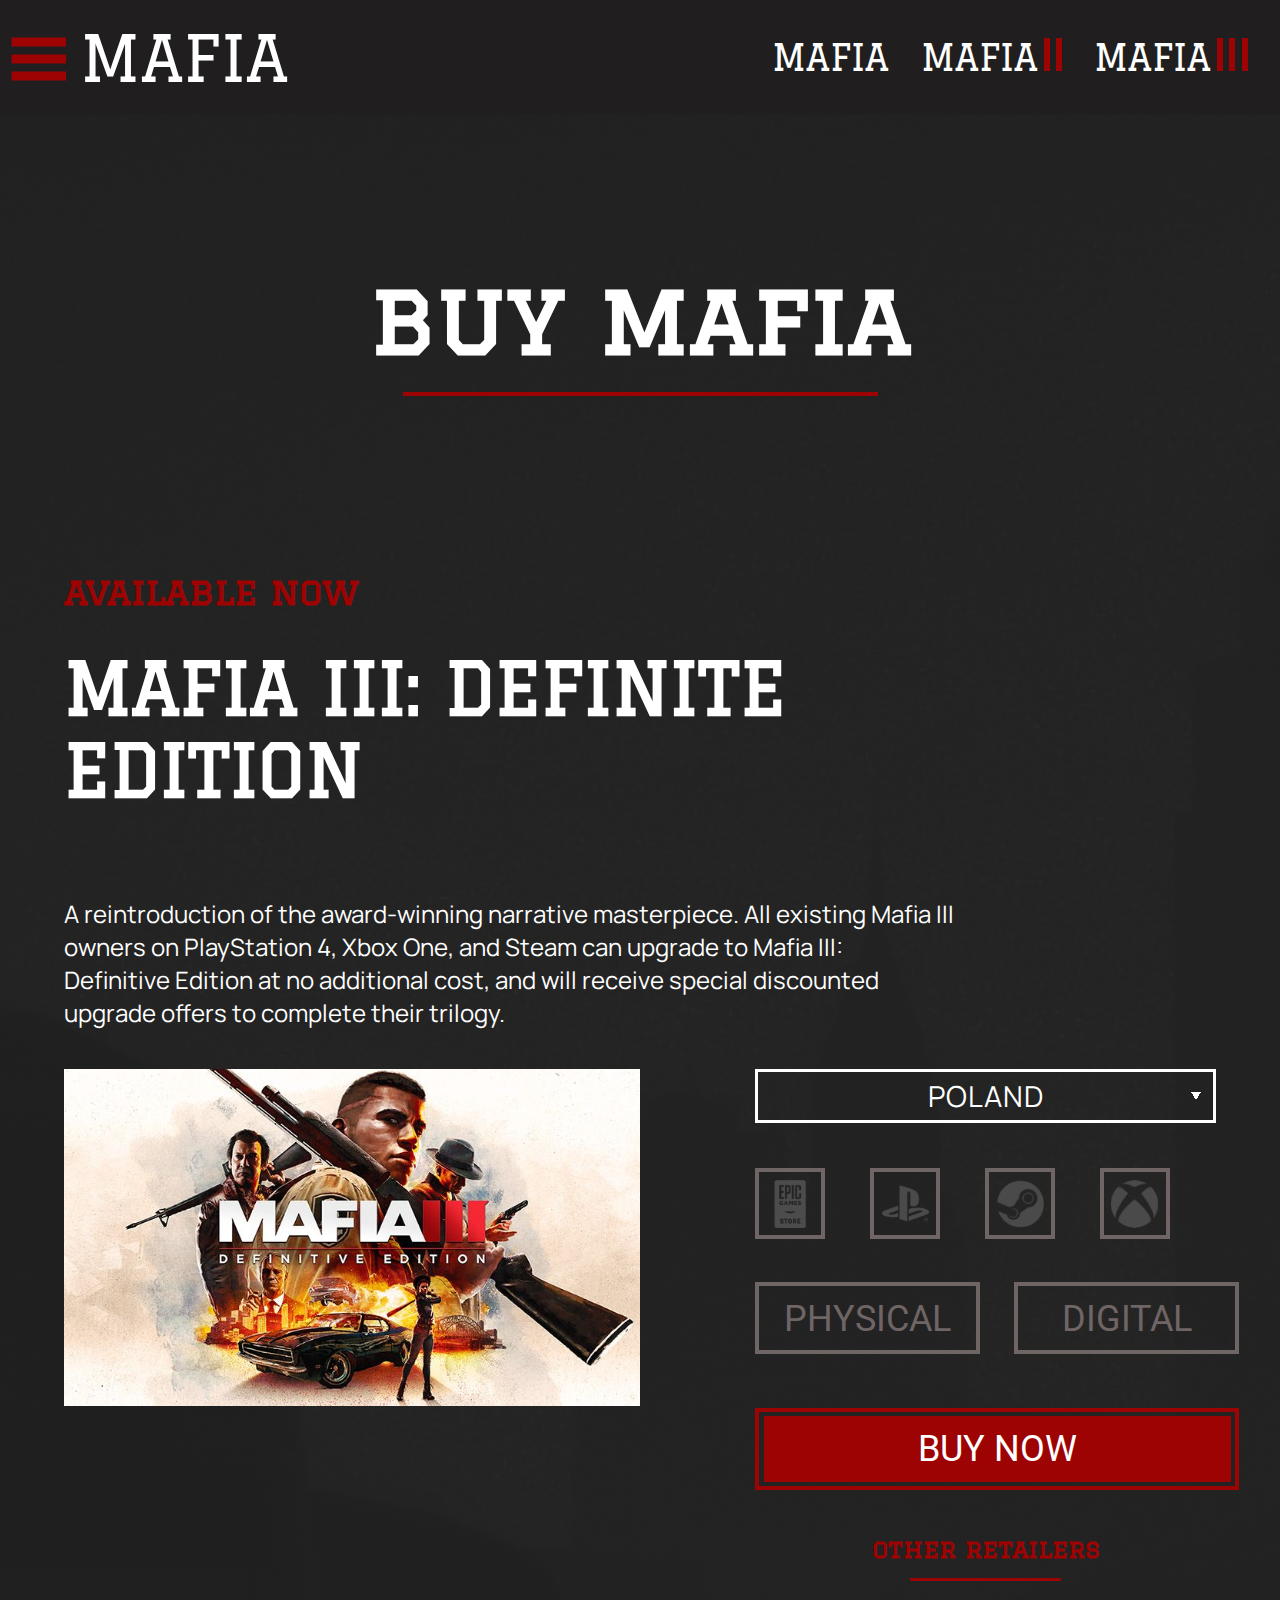
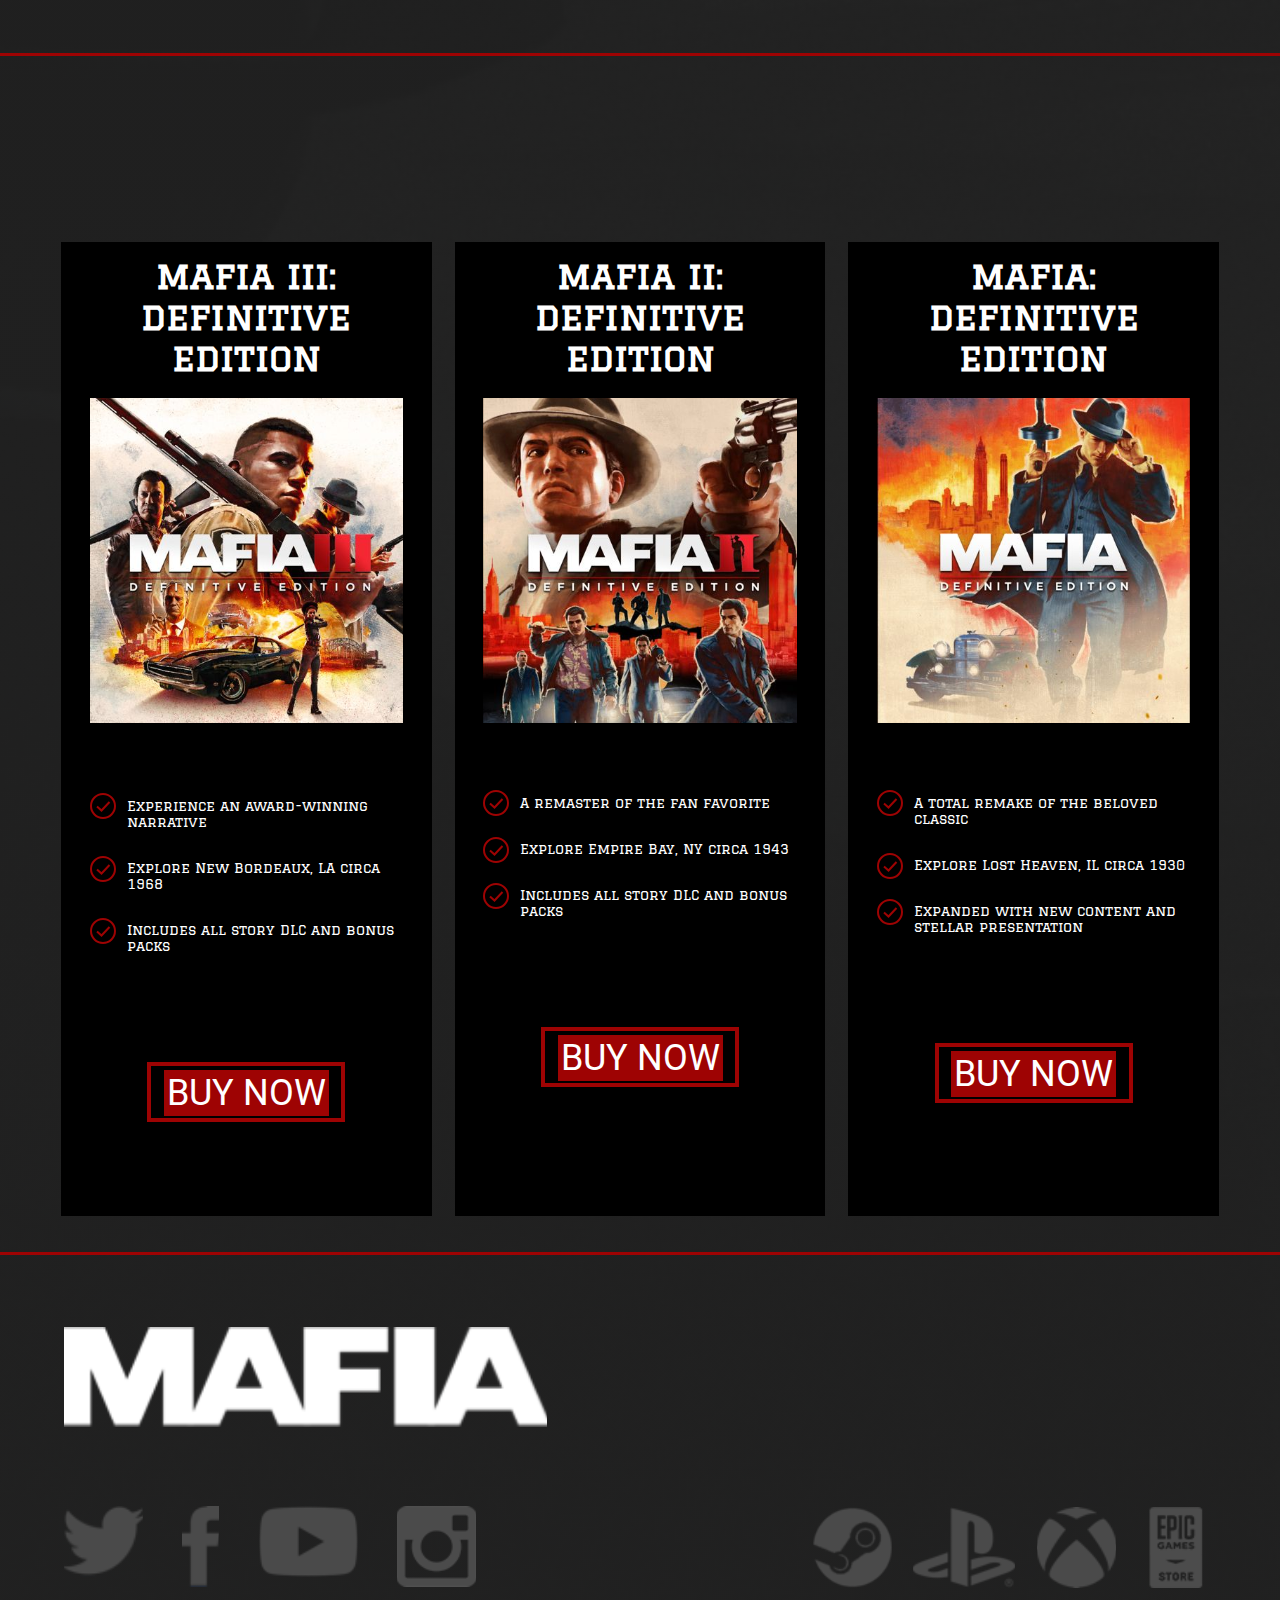
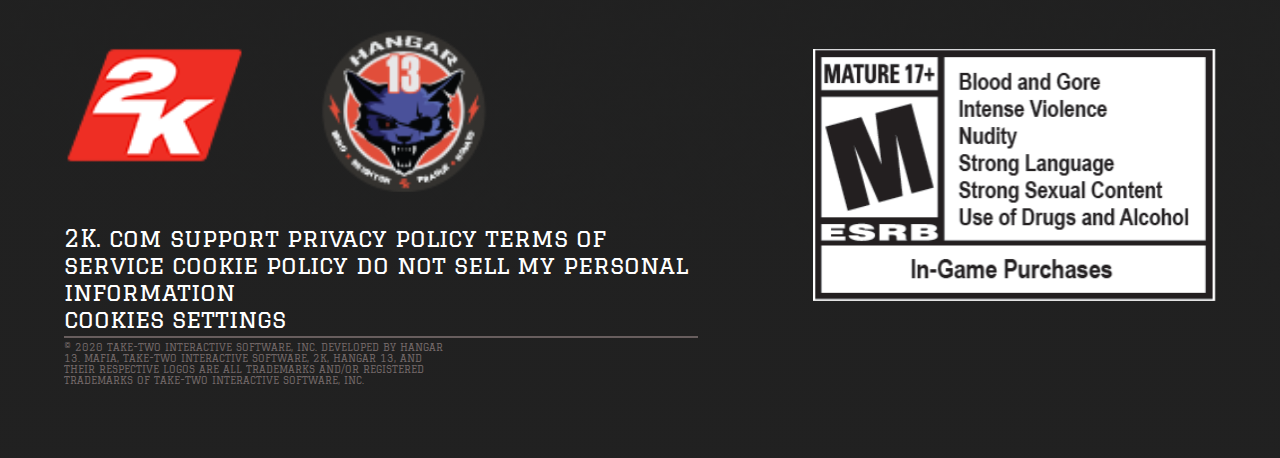
<file: mafia3/index.html>
<!DOCTYPE html>
<html lang="en">

<head>
    <meta charset="UTF-8">
    <meta http-equiv="X-UA-Compatible" content="IE=edge">
    <meta name="viewport" content="width=device-width, initial-scale=1.0">
    <link rel="stylesheet" href="style.css">
    <link rel="preconnect" href="https://fonts.googleapis.com">
    <link rel="preconnect" href="https://fonts.gstatic.com" crossorigin>
    <link href="https://fonts.googleapis.com/css2?family=Graduate&display=swap" rel="stylesheet">
    <link rel="preconnect" href="https://fonts.googleapis.com">
    <link rel="preconnect" href="https://fonts.gstatic.com" crossorigin>
    <link href="https://fonts.googleapis.com/css2?family=Graduate&family=Manrope&display=swap" rel="stylesheet">
    <link rel="preconnect" href="https://fonts.googleapis.com">
    <link rel="preconnect" href="https://fonts.gstatic.com" crossorigin>
    <link href="https://fonts.googleapis.com/css2?family=Graduate&family=Manrope&family=Roboto:wght@500&display=swap"
        rel="stylesheet">
    <title>ConfirmPage</title>
</head>

<body>

    <!-- //------------------------------------------------------------------------ -->
    <header>
        <nav class="nanigation">
            <div class="burger">
                <a href=""><img src="../images/burger.svg" alt=""></a>
            </div>
            <div class="mafia-main">
                <a href="../index.html">MAFIA</a>
            </div>
            <div class="mafia-navs">
                <div class="nav">
                    <a href="../mafia-page1/mafia.html">MAFIA</a>
                </div>
                <div class="nav2">
                    <a href="../mafia-page2/mafia2.html">MAFIA<img src="../images/mafia-2.svg" alt=""></a>
                </div>
                <div class="nav3">
                    <a href="../mafia-page3/mafia3.html">MAFIA<img src="../images/mafia-3.svg" alt=""></a>

                </div>
            </div>
            <div class="shop"><a href="">SHOP</a></div>
        </nav>
    </header>
    <!-- //------------------------------------------------------------------------ -->

    <!-- //------------------------------------------------------------------------ -->
    <main>

        <div class="mafMain">
            <div class="container">
                <h1>buy mafia</h1>

                <div class="selectedVersion">
                    <h3>available now</h3>
                    <h2>mafia iii: definite<br>edition</h2>
                    <p>A reintroduction of the award-winning narrative masterpiece. All existing Mafia III<br>owners on
                        PlayStation 4, Xbox One, and Steam can upgrade to Mafia III:<br>Definitive Edition at no
                        additional cost, and will receive special discounted<br>upgrade offers to complete their
                        trilogy.
                    </p>
                </div>


                <div class="confirmOffer">
                    <div class="leftBlock">
                        <img src="../images/maf-main3.svg" alt="">
                    </div>

                    <div class="rightBlock">

                        <select name="choose" id="" class="choose">
                            <option value="poland">poland</option>
                            <option value="belarus">belarus</option>
                            <option value="russia">russia</option>
                            <option value="usa">usa</option>
                            <option value="germany">germany</option>
                            <option value="argentina">argentina</option>
                            <option value="ukrain">ukrain</option>
                            <option value="france">france</option>
                            <option value="finland">finland</option>
                            <option value="japan">japan</option>
                        </select>


                        <div class="selectControl">
                            <button id="epic"></button>
                            <button id="ps"></button>
                            <button id="steam"></button>
                            <button id="xbox"></button>
                        </div>

                        <div class="chooseVersion">
                            <button id="physical">physical <div class="arrow"></div></button>
                            <button id="digital">digital <div class="arrow"></div></button>

                        </div>

                        <div class="buy">
                            <div class="buy-button">
                                <button>buy now</button>
                            </div>
                        </div>


                        <div class="retailers">
                            <h3>other retailers</h3>
                        </div>

                    </div>
                </div>
            </div>
        </div>



        <div class="choosEpisode">
            <div class="left">
                <h3>mafia iii: definitive edition</h3>
                <div>
                    <img src="../images/mafia3.svg" alt="">
                    <ul>
                        <li>Experience an award-winning narrative</li>
                        <li>Explore New Bordeaux, LA circa 1968</li>
                        <li>Includes all story DLC and bonus packs</li>
                    </ul>
                </div>

                <div class="buy-btn">
                    <div class="buy-inside">
                        <a href="index.html">buy now</a>
                    </div>
                </div>
            </div>

            <div class="middle">
                <h3>mafia ii: definitive edition</h3>
                <img src="../images/mafia2.svg" alt="">
                <ul>
                    <li>A remaster of the fan favorite</li>
                    <li>Explore Empire Bay, NY circa 1943</li>
                    <li>Includes all story DLC and bonus packs</li>
                </ul>
                <div class="buy-btn">
                    <div class="buy-inside">
                        <a href="../mafia2/index.html">buy now</a>
                    </div>
                </div>
            </div>

            <div class="right">
                <h3>mafia: definitive edition</h3>
                <img src="../images/mafia1.svg" alt="">
                <ul>
                    <li>A total remake of the beloved classic</li>
                    <li>Explore Lost Heaven, IL circa 1930</li>
                    <li>Expanded with new content and stellar
                        presentation</li>
                </ul>
                <div class="buy-btn">
                    <div class="buy-inside">
                        <a href="../mafia1/index.html">buy now</a>
                    </div>
                </div>
            </div>
        </div>


    </main>
    <!-- //------------------------------------------------------------------------ -->

    <!-- //------------------------------------------------------------------------ -->
    <footer>
        <div class="container">
            <div class="companys">
                <div class="leftside">
                    <div class="logo">
                        <img src="../images/productName.svg" alt="">
                    </div>
                    <div class="contact-us">
                        <a href="#"><img src="../images/twiter.svg" alt=""></a>
                        <a href="#"><img src="../images/facebook.svg" alt=""></a>
                        <a href="#"><img src="../images/youtube.svg" alt=""></a>
                        <a href="#"><img src="../images/instagram.svg" alt=""></a>
                    </div>
                    <div class="wolf"><img src="../images/companyLogo.svg" alt=""></div>
                    <div class="information">
                        <h3>2K. com support privacy policy terms of service cookie policy do not sell my personal
                            information</h3>
                        <h4>cookies settings</h4>
                        <p>© 2020 take-two interactive software, inc. developed by hangar 13. mafia, take-two
                            interactive software, 2k, hangar 13, and their respective logos are all trademarks and/or
                            registered trademarks of take-two interactive software, inc.
                        </p>
                    </div>
                </div>

                <div class="rightside">
                    <div class="actualPlatforms">
                        <a href="#"><img src="../images/steam.svg" alt=""></a>
                        <a href="#"><img src="../images/playStation.svg" alt=""></a>
                        <a href="#"><img src="../images/x-box.svg" alt=""></a>
                        <a href="#"><img src="../images/epic-games.svg" alt=""></a>
                    </div>
                    <div class="pegi"><img src="../images/pegi17+.svg" alt=""></div>
                </div>
            </div>
        </div>

    </footer>
    <!-- //------------------------------------------------------------------------ -->

    <script src="scripts.js"></script>

</body>

</html>
</file>
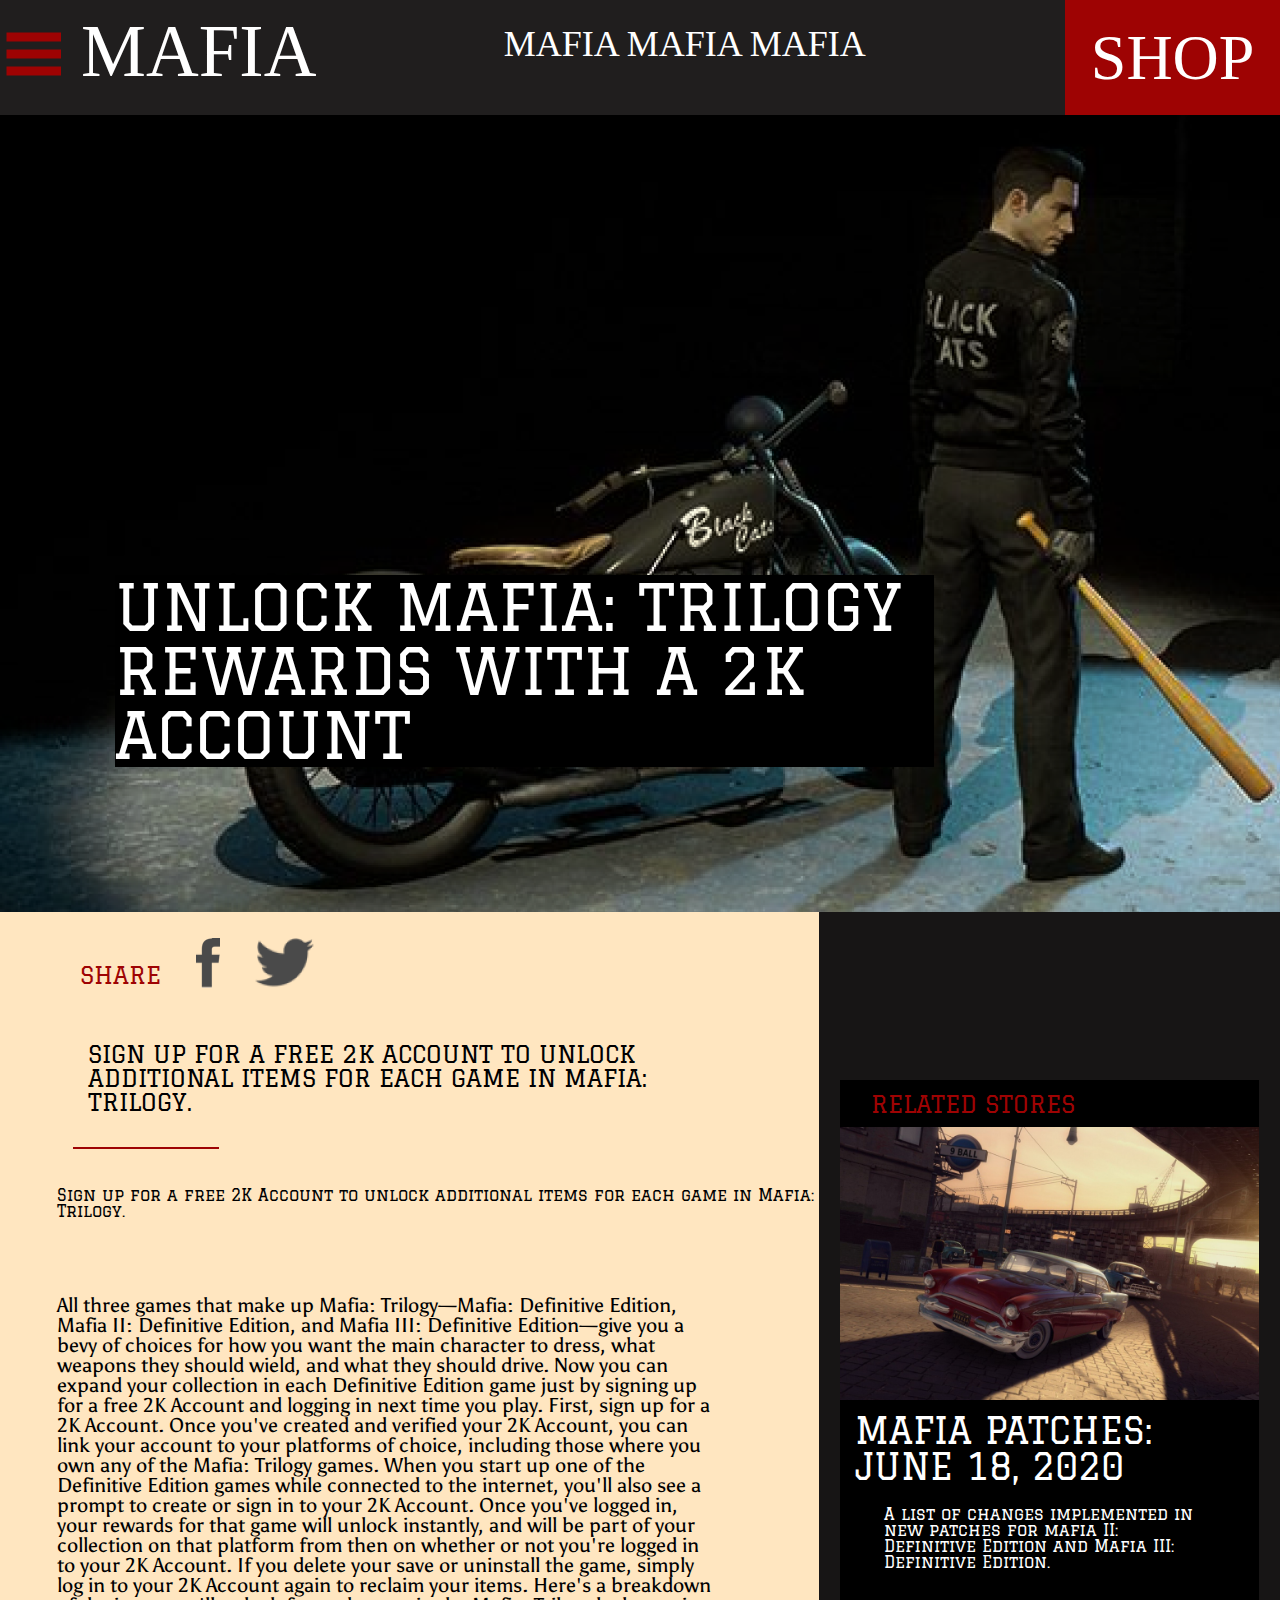
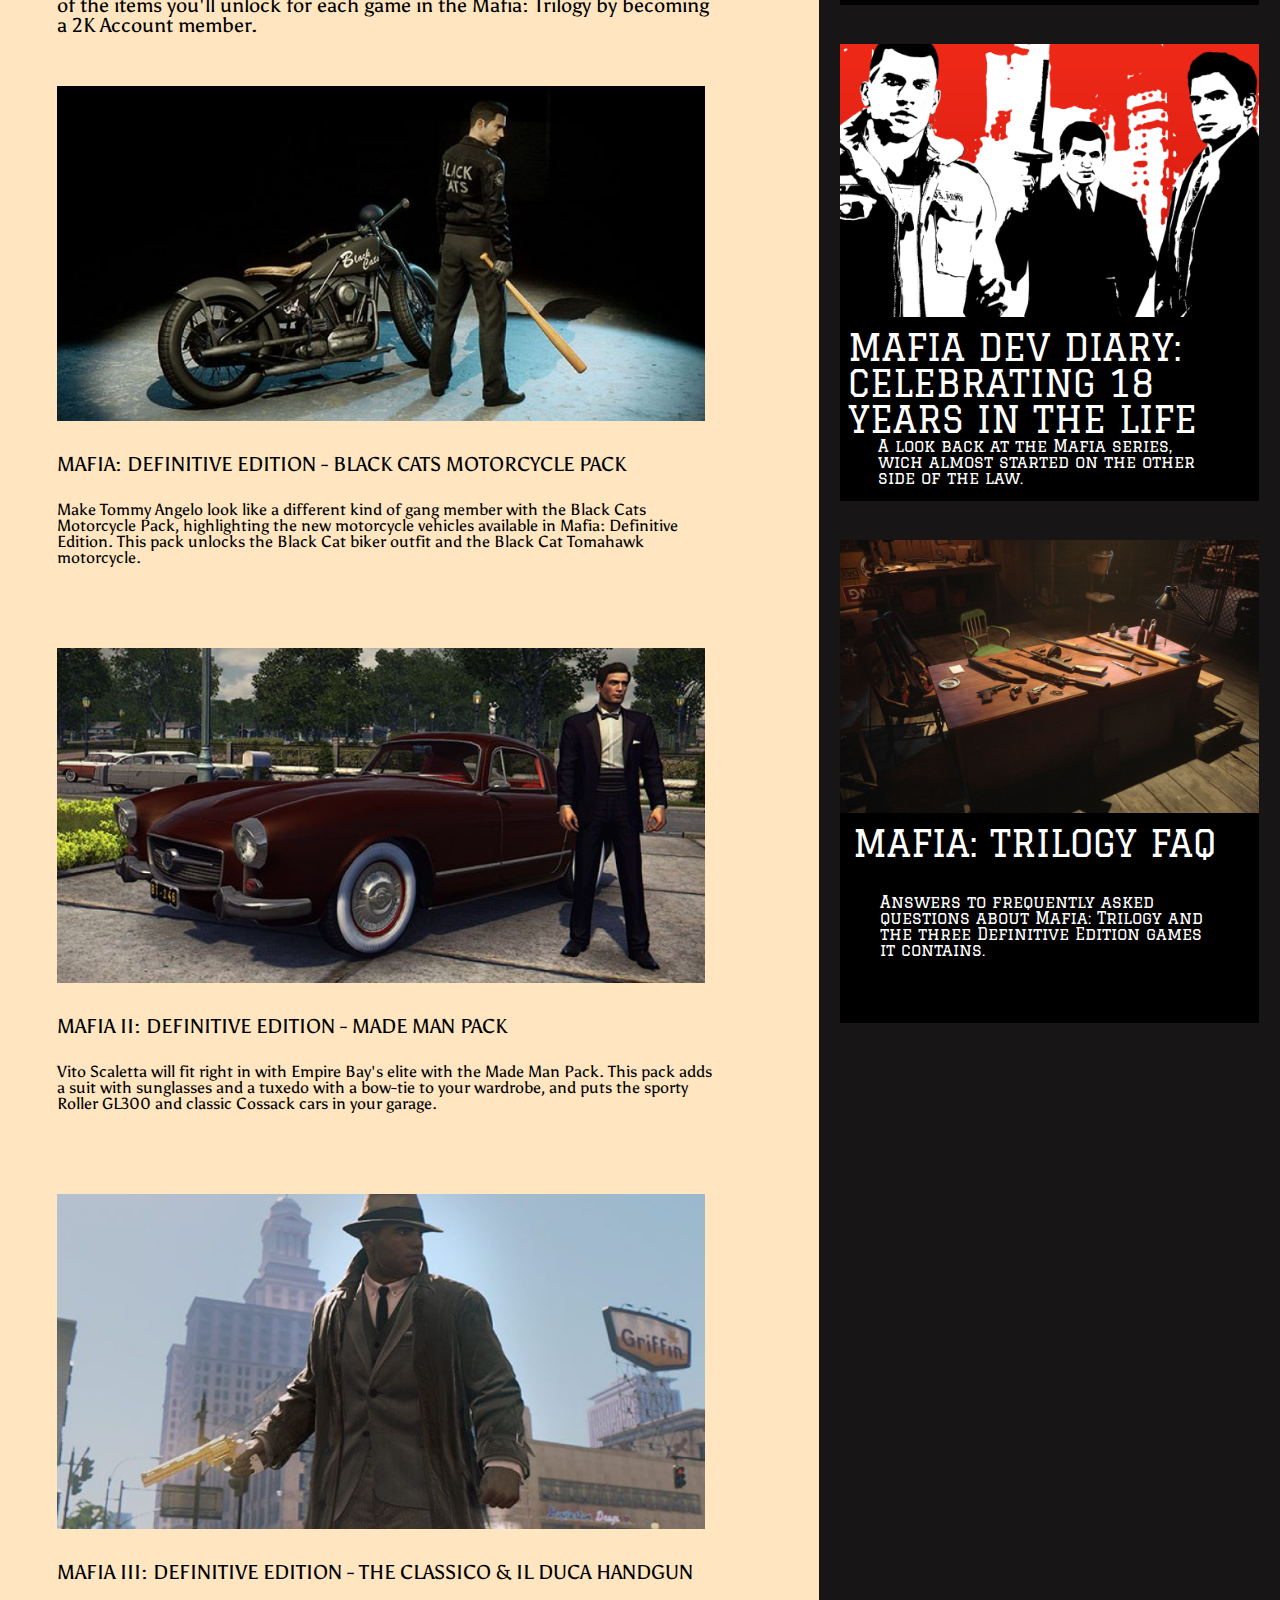
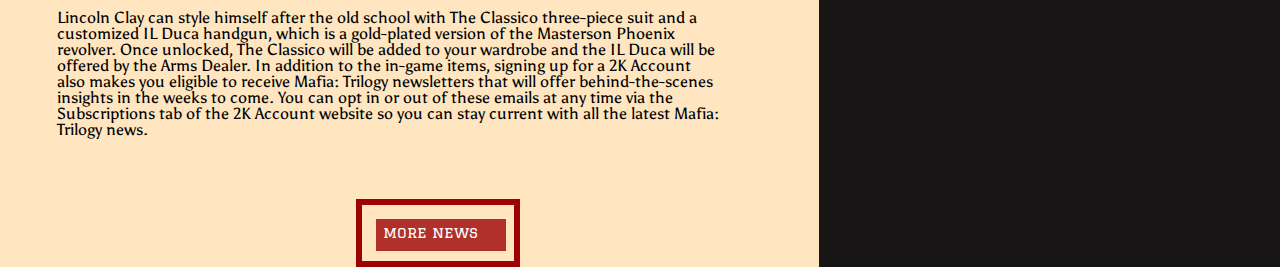
<file: more-information/index.html>
<!DOCTYPE html>
<html lang="ru">

<head>
    <meta charset="UTF-8">
    <meta http-equiv="X-UA-Compatible" content="IE=edge">
    <meta name="viewport" content="width=device-width, initial-scale=1.0">
    <title>Document</title>
    <link rel="stylesheet" href="reset.css">
    <link rel="stylesheet" href="style.css">
    <link rel="preconnect" href="https://fonts.googleapis.com">
    <link rel="preconnect" href="https://fonts.gstatic.com" crossorigin>
    <link href="https://fonts.googleapis.com/css2?family=Graduate&display=swap" rel="stylesheet">
    <link rel="preconnect" href="https://fonts.googleapis.com">
    <link rel="preconnect" href="https://fonts.gstatic.com" crossorigin>
    <link href="https://fonts.googleapis.com/css2?family=Asul&family=Graduate&display=swap" rel="stylesheet">
</head>

<body>
    <header>
        <nav>
            <div class="First"><a href=""><img src="images/burger.svg" alt=""></a>
                <a href="../index.html" class="Mafia">MAFIA</a>
            </div>
            <ul>
                <a href="../mafia-page1/mafia.html">
                    <li>MAFIA</li>
                </a>
                <a href="../mafia-page2/mafia2.html">
                    <li class="second">MAFIA</li>
                </a>
                <a href="../mafia-page3/mafia3.html">
                    <li class="third">MAFIA</li>
                </a>
            </ul>
            <a href="../trilogy/index.html" class="Shop">
                <div>
                    <p>SHOP</p>
                </div>
            </a>
        </nav>
    </header>
    <main>
        <section class="head">
            <div class="H1">
                <h1>UNLOCK MAFIA: TRILOGY
                    REWARDS WITH A 2K ACCOUNT</h1>
            </div>
        </section>
        <section class="vertical">
            <section class="one">
                <div class="container">
                    <div class="sharee">
                        <p class="share">SHARE</p> <img src="images/facebook.png" alt="facebook" class="facebook"> <img
                            src="images/twiter.png" alt="Twitter" class="Twitter">
                    </div>
                    <h2>SIGN UP FOR A FREE 2K ACCOUNT TO UNLOCK ADDITIONAL ITEMS
                        FOR EACH GAME IN MAFIA: TRILOGY.</h2>
                    <div class="horizontal"></div>
                    <p class="t">Sign up for a free 2K Account to unlock additional items for each game in Mafia:
                        Trilogy.</p>
                    <p class="big_text">All three games that make up Mafia: Trilogy—Mafia: Definitive Edition, Mafia II:
                        Definitive Edition,
                        and Mafia III: Definitive Edition—give you a bevy of choices for how you want the main character
                        to
                        dress, what weapons they should wield, and what they should drive. Now you can expand your
                        collection in each Definitive Edition game just by signing up for a free 2K Account and logging
                        in
                        next time you play.

                        First, sign up for a 2K Account. Once you've created and verified your 2K Account, you can link
                        your account to your platforms of choice, including those where you own any of the Mafia:
                        Trilogy
                        games.

                        When you start up one of the Definitive Edition games while connected to the internet, you'll
                        also
                        see a prompt to create or sign in to your 2K Account. Once you've logged in, your rewards for
                        that
                        game will unlock instantly, and will be part of your collection on that platform from then on
                        whether or not you're logged in to your 2K Account. If you delete your save or uninstall the
                        game,
                        simply log in to your 2K Account again to reclaim your items.

                        Here's a breakdown of the items you'll unlock for each game in the Mafia: Trilogy by becoming a
                        2K Account member.</p>
                    <img src="images/firstpic.png" alt="" class="firstpic">
                    <h3 class="firstH">MAFIA: DEFINITIVE EDITION - BLACK CATS MOTORCYCLE PACK</h3>
                    <p class="firstP">Make Tommy Angelo look like a different kind of gang member with the Black Cats
                        Motorcycle
                        Pack, highlighting the new motorcycle vehicles available in Mafia: Definitive Edition. This pack
                        unlocks the Black Cat biker outfit and the Black Cat Tomahawk motorcycle.</p>
                    <img src="images/secondpic.png" alt="" class="secondpic">
                    <h3 class="firstH">MAFIA II: DEFINITIVE EDITION - MADE MAN PACK</h3>
                    <p class="firstP">Vito Scaletta will fit right in with Empire Bay's elite with the Made Man Pack.
                        This pack adds a
                        suit
                        with sunglasses and a tuxedo with a bow-tie to your wardrobe, and puts the sporty Roller GL300
                        and classic Cossack cars in your garage.
                    </p>
                    <img src="images/thirdpic.png" alt="" class="thirdpic">
                    <h3 class="firstH">MAFIA III: DEFINITIVE EDITION - THE CLASSICO & IL DUCA HANDGUN</h3>
                    <p class="lastP">Lincoln Clay can style himself after the old school with The Classico three-piece
                        suit and a
                        customized IL Duca handgun, which is a gold-plated version of the Masterson Phoenix revolver.
                        Once unlocked, The Classico will be added to your wardrobe and the IL Duca will be offered by
                        the
                        Arms Dealer.

                        In addition to the in-game items, signing up for a 2K Account also makes you eligible to receive
                        Mafia: Trilogy newsletters that will offer behind-the-scenes insights in the weeks to come. You
                        can
                        opt in or out of these emails at any time via the Subscriptions tab of the 2K Account website so
                        you can stay current with all the latest Mafia: Trilogy news.</p>
                    <div class="button">
                        <a href=""><div class="inButton"><p>more news</p></div></a>
                    </div>
                </div>
            </section>
            <section class="last">
                <div class="onee">
                    <h2>RELATED STORES</h2>
                    <img src="images/one.png" alt="">
                    <p class="onnee">MAFIA PATCHES: JUNE 18,
                        2020</p>
                    <p class="oonnee">A list of changes implemented in new
                        patches for mafia II: Definitive Edition
                        and Mafia III: Definitive Edition.</p>
                </div>
                <div class="twoo">
                    <img src="images/two.png" alt="">
                    <p class="ttwwoo">MAFIA DEV DIARY:
                        CELEBRATING 18 YEARS IN
                        THE LIFE</p>
                    <p class="twwoo">A look back at the Mafia series, wich
                        almost started on the other side of the
                        law.</p>
                </div>
                <div class="thhree">
                    <img src="images/three.png" alt="">
                    <p class="AUF">MAFIA: TRILOGY FAQ</p>
                    <p class="tthhrree">Answers to frequently asked questions
                        about Mafia: Trilogy and the three
                        Definitive Edition games it contains.</p>
                </div>
            </section>
        </section>
    </main>
</body>

</html>
</file>
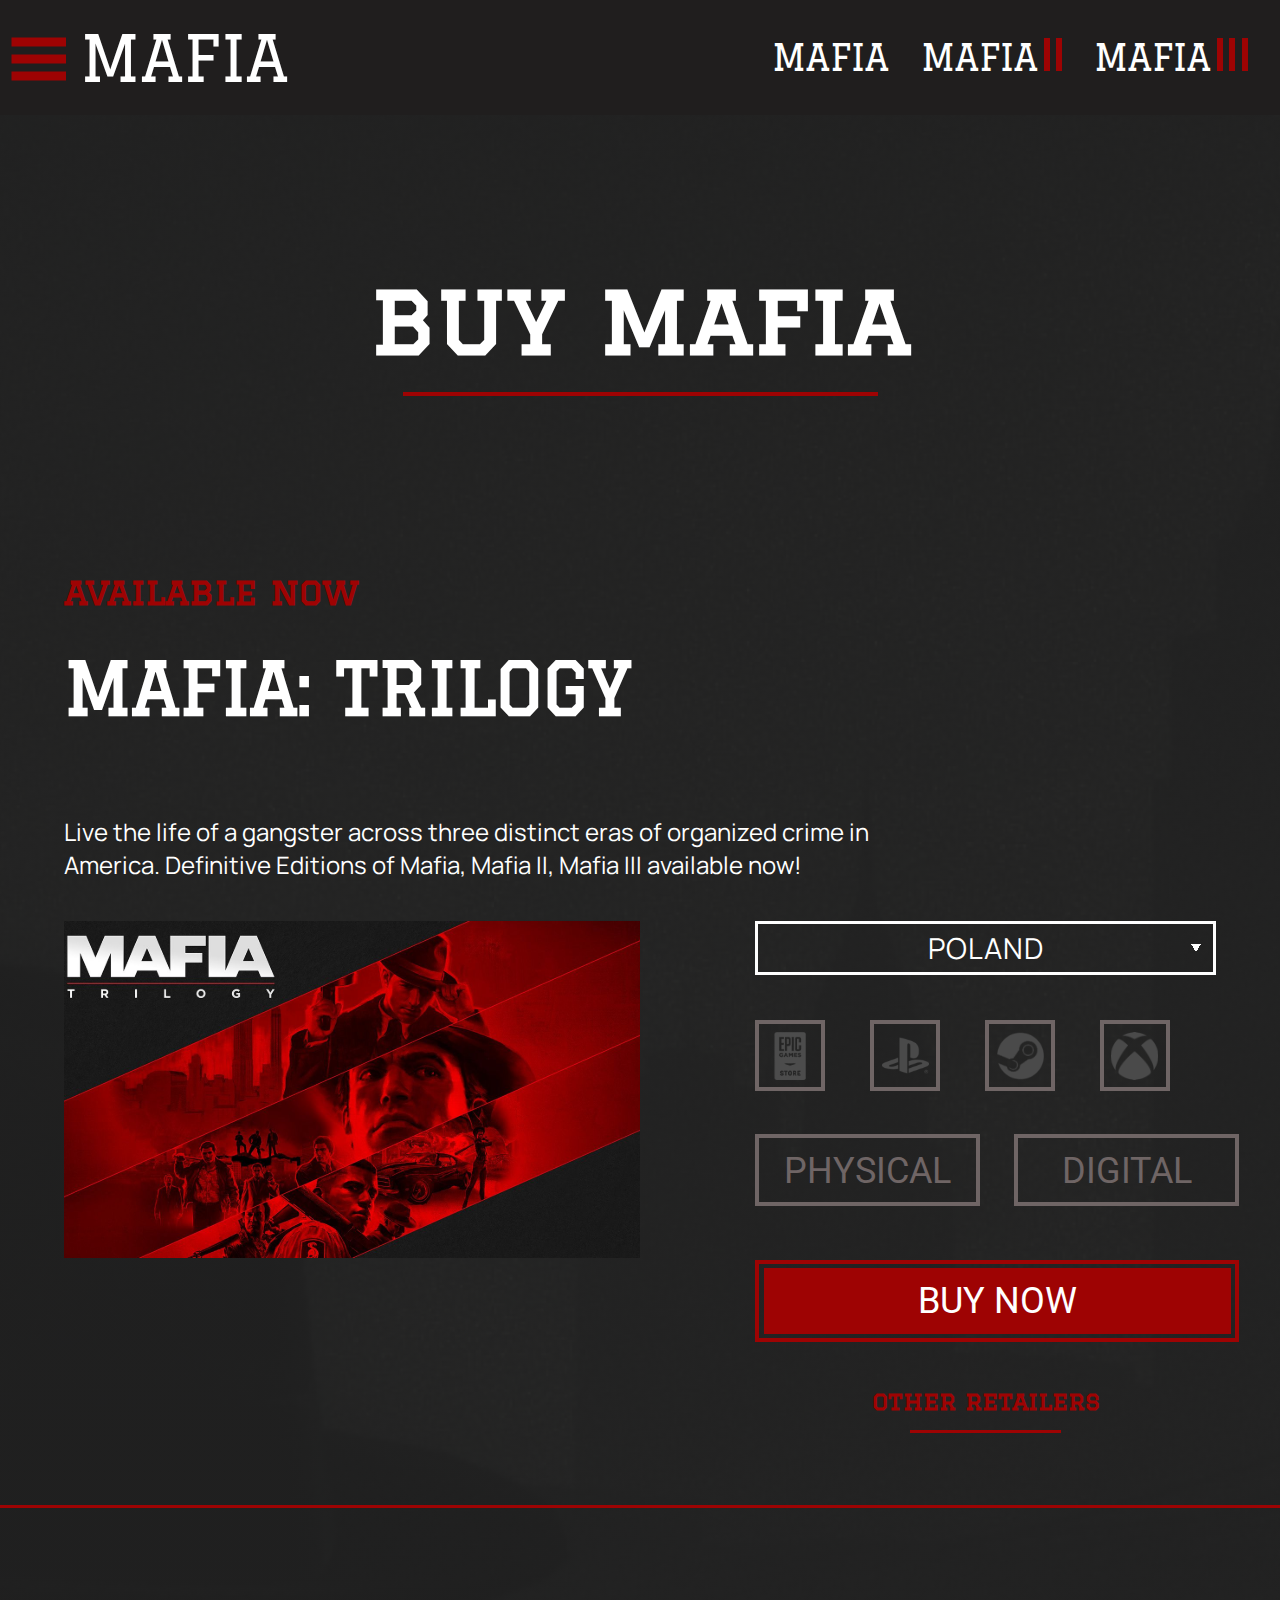
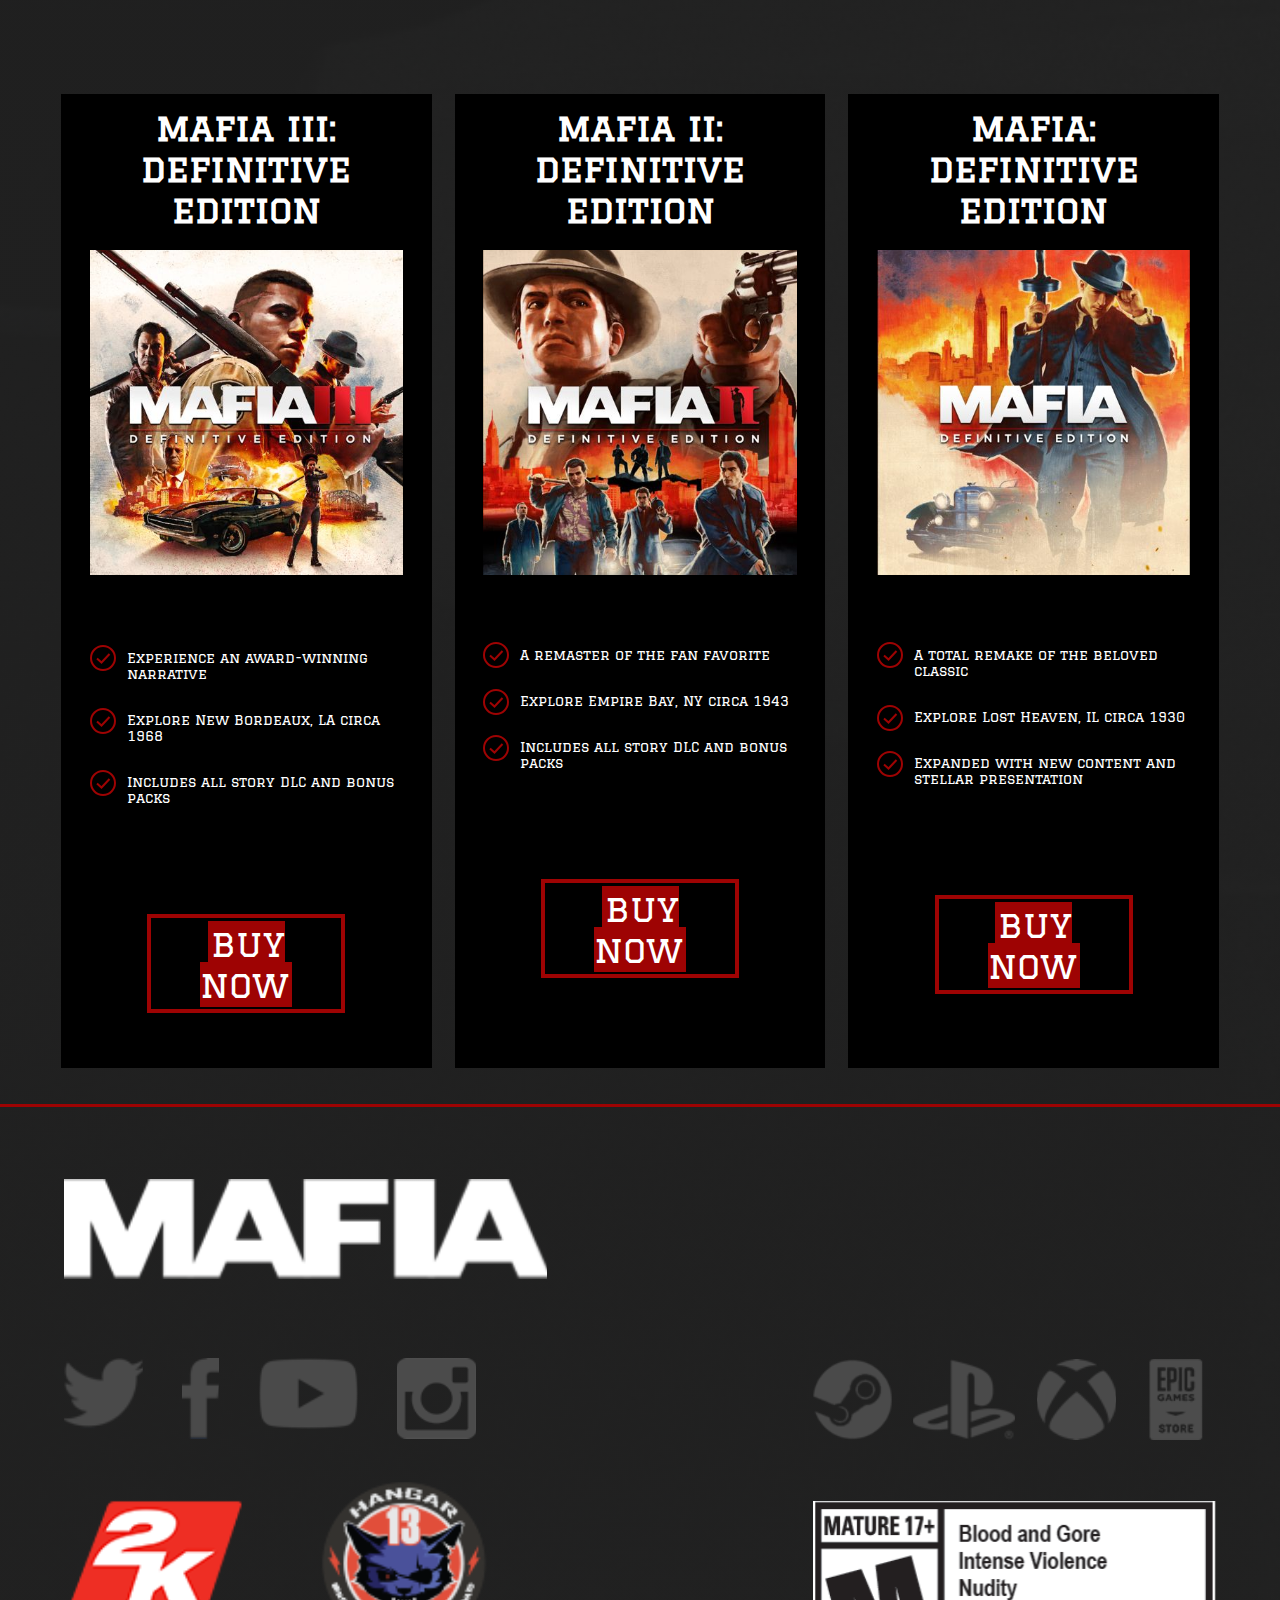
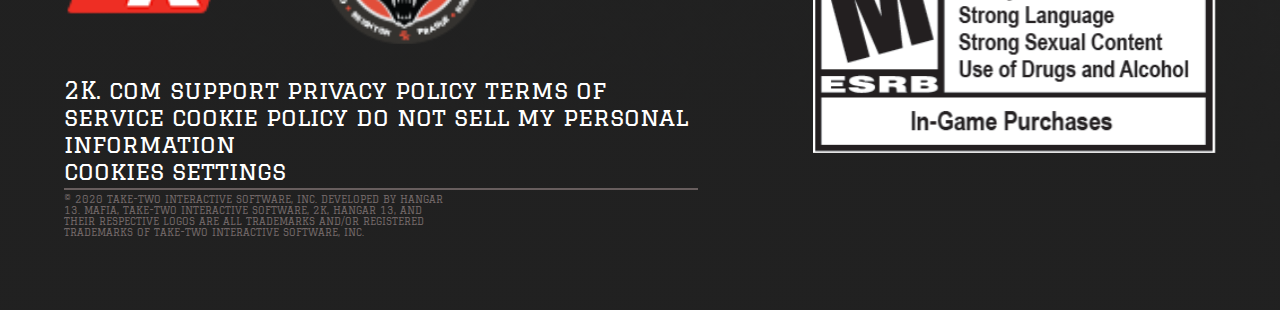
<file: trilogy/index.html>
<!DOCTYPE html>
<html lang="en">

<head>
    <meta charset="UTF-8">
    <meta http-equiv="X-UA-Compatible" content="IE=edge">
    <meta name="viewport" content="width=device-width, initial-scale=1.0">
    <link rel="stylesheet" href="style.css">
    <link rel="preconnect" href="https://fonts.googleapis.com">
    <link rel="preconnect" href="https://fonts.gstatic.com" crossorigin>
    <link href="https://fonts.googleapis.com/css2?family=Graduate&display=swap" rel="stylesheet">
    <link rel="preconnect" href="https://fonts.googleapis.com">
    <link rel="preconnect" href="https://fonts.gstatic.com" crossorigin>
    <link href="https://fonts.googleapis.com/css2?family=Graduate&family=Manrope&display=swap" rel="stylesheet">
    <link rel="preconnect" href="https://fonts.googleapis.com">
    <link rel="preconnect" href="https://fonts.gstatic.com" crossorigin>
    <link href="https://fonts.googleapis.com/css2?family=Graduate&family=Manrope&family=Roboto:wght@500&display=swap"
        rel="stylesheet">
    <title>ConfirmPage</title>
</head>

<body>

    <!-- //------------------------------------------------------------------------ -->
    <header>
        <nav class="nanigation">
            <div class="burger">
                <a href=""><img src="../images/burger.svg" alt=""></a>
            </div>
            <div class="mafia-main">
                <a href="../index.html">MAFIA</a>
            </div>
            <div class="mafia-navs">
                <div class="nav">
                    <a href="../mafia-page1/mafia.html">MAFIA</a>
                </div>
                <div class="nav2">
                    <a href="../mafia-page2/mafia2.html">MAFIA<img src="../images/mafia-2.svg" alt=""></a>
                </div>
                <div class="nav3">
                    <a href="../mafia-page3/mafia3.html">MAFIA<img src="../images/mafia-3.svg" alt=""></a>

                </div>
            </div>
            <div class="shop"><a href="">SHOP</a></div>
        </nav>
    </header>
    <!-- //------------------------------------------------------------------------ -->

    <!-- //------------------------------------------------------------------------ -->
    <main>

        <div class="mafMain">
            <div class="container">
                <h1>buy mafia</h1>

                <div class="selectedVersion">
                    <h3>available now</h3>
                    <h2>mafia: trilogy</h2>
                    <p>Live the life of a gangster across three distinct eras of organized crime in <br>
                        America. Definitive Editions of Mafia, Mafia II, Mafia III available now!</p>
                </div>


                <div class="confirmOffer">
                    <div class="leftBlock">
                        <img src="../images/trilogyImg.svg" alt="trilogy">
                    </div>


                    <div class="rightBlock">

                        <select name="choose" id="" class="choose">
                            <option value="poland">poland</option>
                            <option value="belarus">belarus</option>
                            <option value="russia">russia</option>
                            <option value="usa">usa</option>
                            <option value="germany">germany</option>
                            <option value="argentina">argentina</option>
                            <option value="ukrain">ukrain</option>
                            <option value="france">france</option>
                            <option value="finland">finland</option>
                            <option value="japan">japan</option>
                        </select>


                        <div class="selectControl">
                            <button id="epic"></button>
                            <button id="ps"></button>
                            <button id="steam"></button>
                            <button id="xbox"></button>
                        </div>

                        <div class="chooseVersion">
                            <button id="physical">physical <div class="arrow"></div></button>
                            <button id="digital">digital <div class="arrow"></div></button>

                        </div>

                        <div class="buy">
                            <div class="buy-button">
                                <button>buy now</button>
                            </div>
                        </div>


                        <div class="retailers">
                            <h3>other retailers</h3>
                        </div>

                    </div>
                </div>
            </div>
        </div>



        <div class="choosEpisode">
            <div class="left">
                <h3>mafia iii: definitive edition</h3>
                <div>
                    <img src="../images/mafia3.svg" alt="">
                    <ul>
                        <li>Experience an award-winning narrative</li>
                        <li>Explore New Bordeaux, LA circa 1968</li>
                        <li>Includes all story DLC and bonus packs</li>
                    </ul>
                </div>

                <div class="buy-btn">
                    <div class="buy-inside">
                        <a href="../mafia3/index.html">buy now</a>
                    </div>
                </div>
            </div>

            <div class="middle">
                <h3>mafia ii: definitive edition</h3>
                <img src="../images/mafia2.svg" alt="">
                <ul>
                    <li>A remaster of the fan favorite</li>
                    <li>Explore Empire Bay, NY circa 1943</li>
                    <li>Includes all story DLC and bonus packs</li>
                </ul>
                <div class="buy-btn">
                    <div class="buy-inside">
                        <a href="../mafia2/index.html">buy now</a>
                    </div>
                </div>
            </div>

            <div class="right">
                <h3>mafia: definitive edition</h3>
                <img src="../images/mafia1.svg" alt="">
                <ul>
                    <li>A total remake of the beloved classic</li>
                    <li>Explore Lost Heaven, IL circa 1930</li>
                    <li>Expanded with new content and stellar
                        presentation</li>
                </ul>
                <div class="buy-btn">
                    <div class="buy-inside">
                        <a href="../mafia1/index.html">buy now</a>
                    </div>
                </div>
            </div>
        </div>


    </main>
    <!-- //------------------------------------------------------------------------ -->

    <!-- //------------------------------------------------------------------------ -->
    <footer>
        <div class="container">
            <div class="companys">
                <div class="leftside">
                    <div class="logo">
                        <img src="../images/productName.svg" alt="">
                    </div>
                    <div class="contact-us">
                        <a href="#"><img src="../images/twiter.svg" alt=""></a>
                        <a href="#"><img src="../images/facebook.svg" alt=""></a>
                        <a href="#"><img src="../images/youtube.svg" alt=""></a>
                        <a href="#"><img src="../images/instagram.svg" alt=""></a>
                    </div>
                    <div class="wolf"><img src="../images/companyLogo.svg" alt=""></div>
                    <div class="information">
                        <h3>2K. com support privacy policy terms of service cookie policy do not sell my personal
                            information</h3>
                        <h4>cookies settings</h4>
                        <p>© 2020 take-two interactive software, inc. developed by hangar 13. mafia, take-two
                            interactive software, 2k, hangar 13, and their respective logos are all trademarks and/or
                            registered trademarks of take-two interactive software, inc.
                        </p>
                    </div>
                </div>

                <div class="rightside">
                    <div class="actualPlatforms">
                        <a href="#"><img src="../images/steam.svg" alt=""></a>
                        <a href="#"><img src="../images/playStation.svg" alt=""></a>
                        <a href="#"><img src="../images/x-box.svg" alt=""></a>
                        <a href="#"><img src="../images/epic-games.svg" alt=""></a>
                    </div>
                    <div class="pegi"><img src="../images/pegi17+.svg" alt=""></div>
                </div>
            </div>
        </div>

    </footer>
    <!-- //------------------------------------------------------------------------ -->

    <script src="scripts.js"></script>

</body>

</html>
</file>
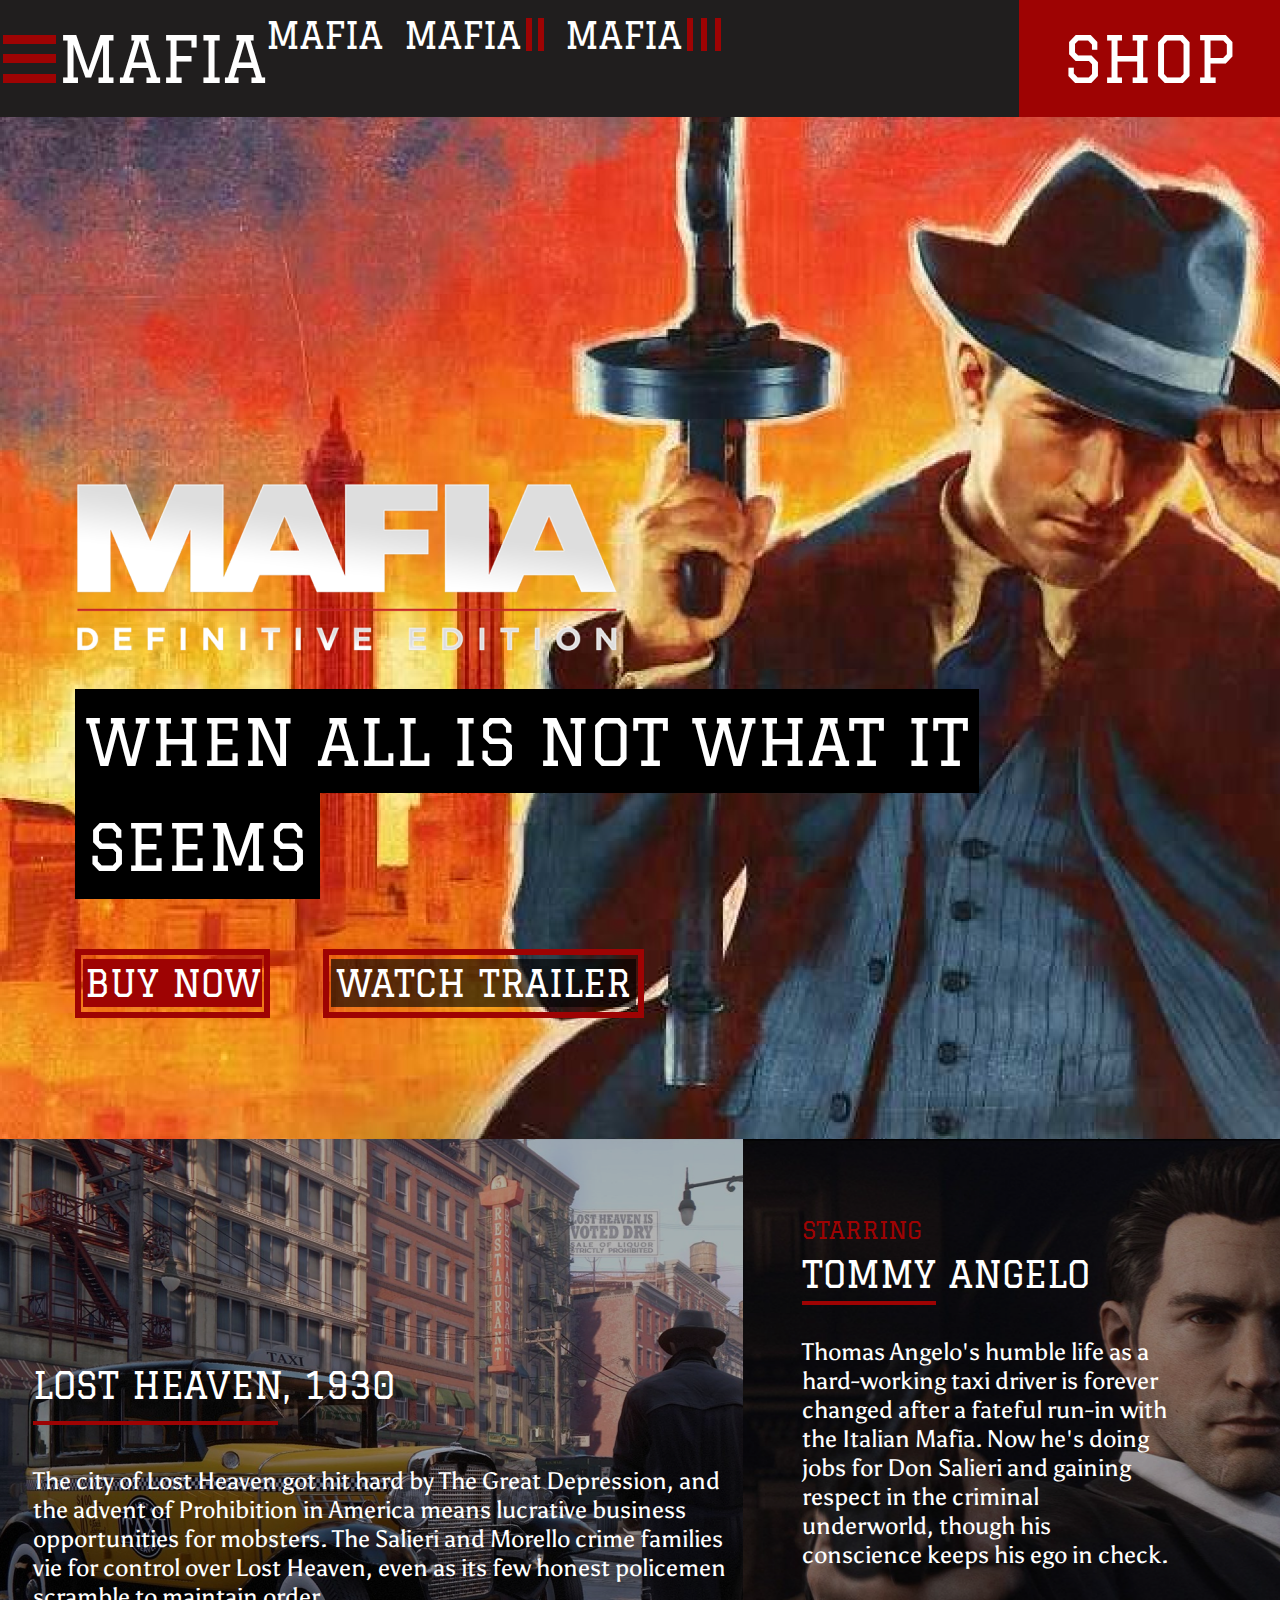
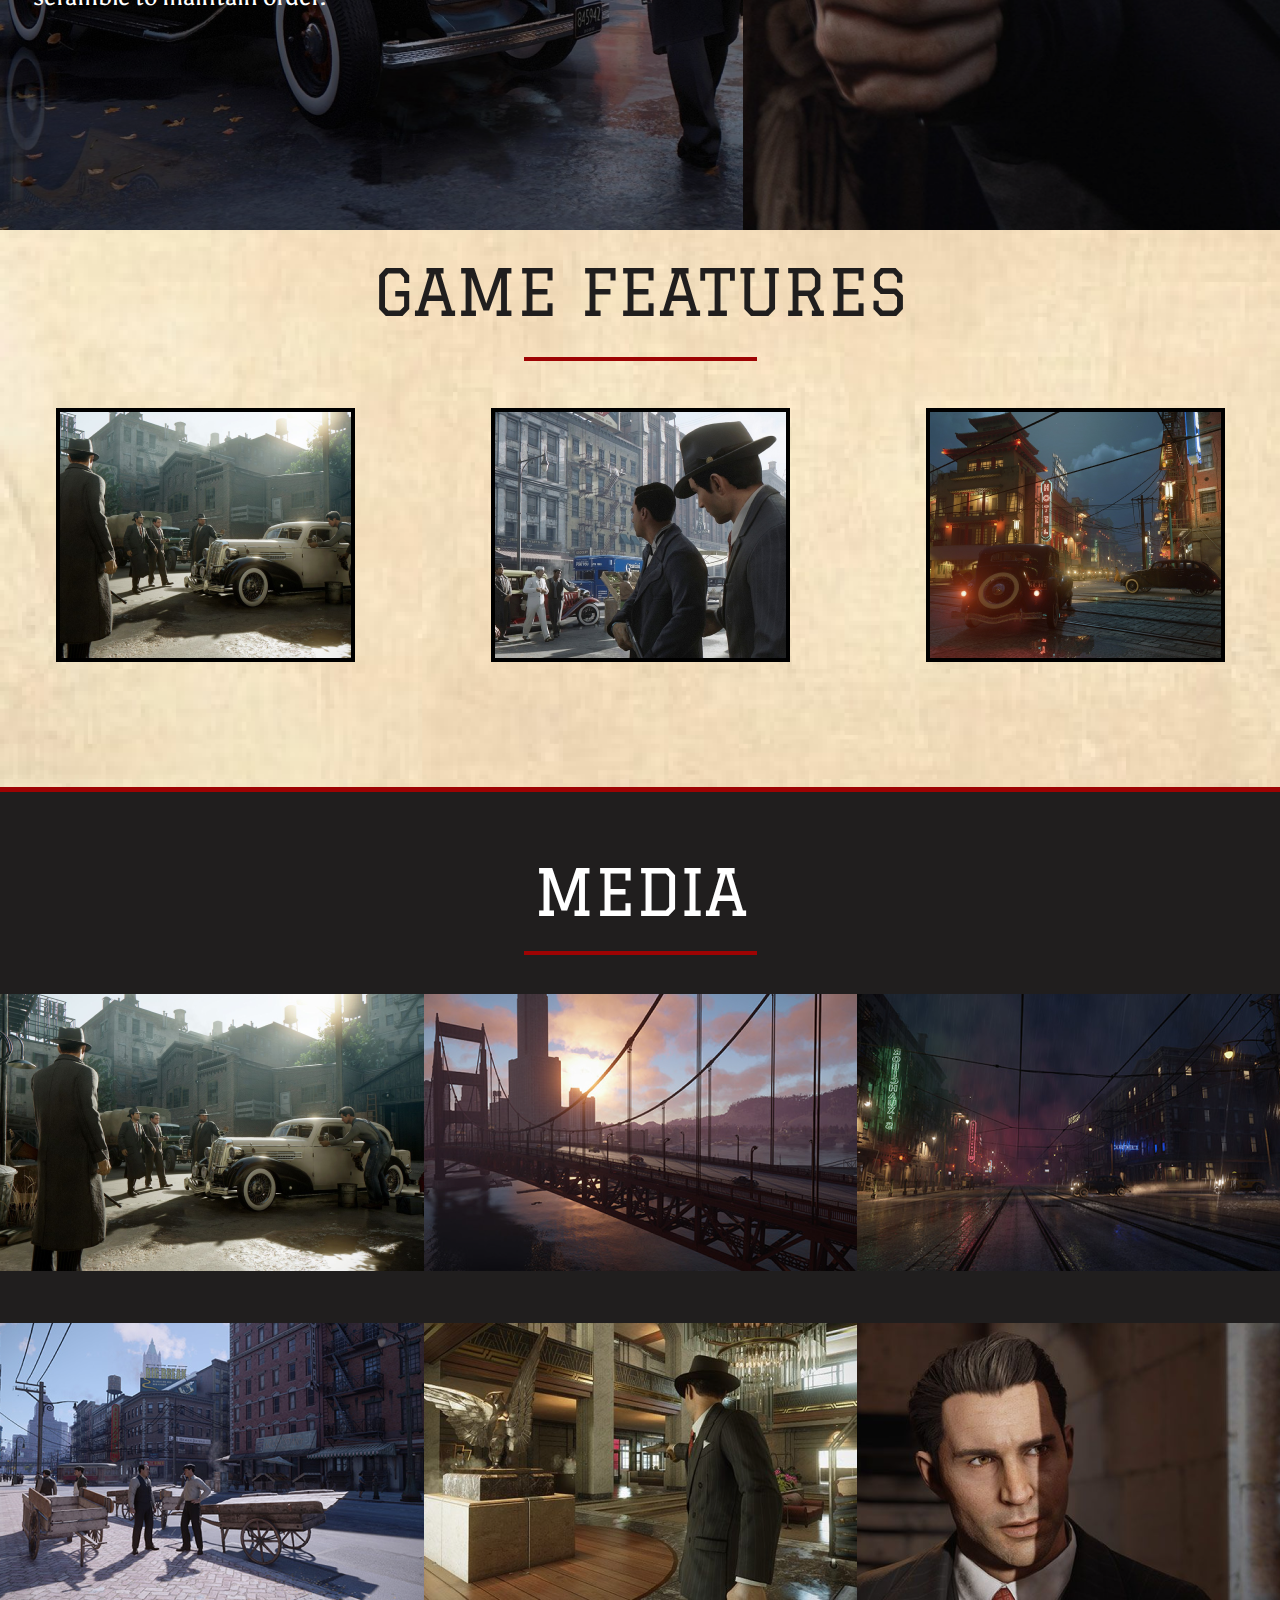
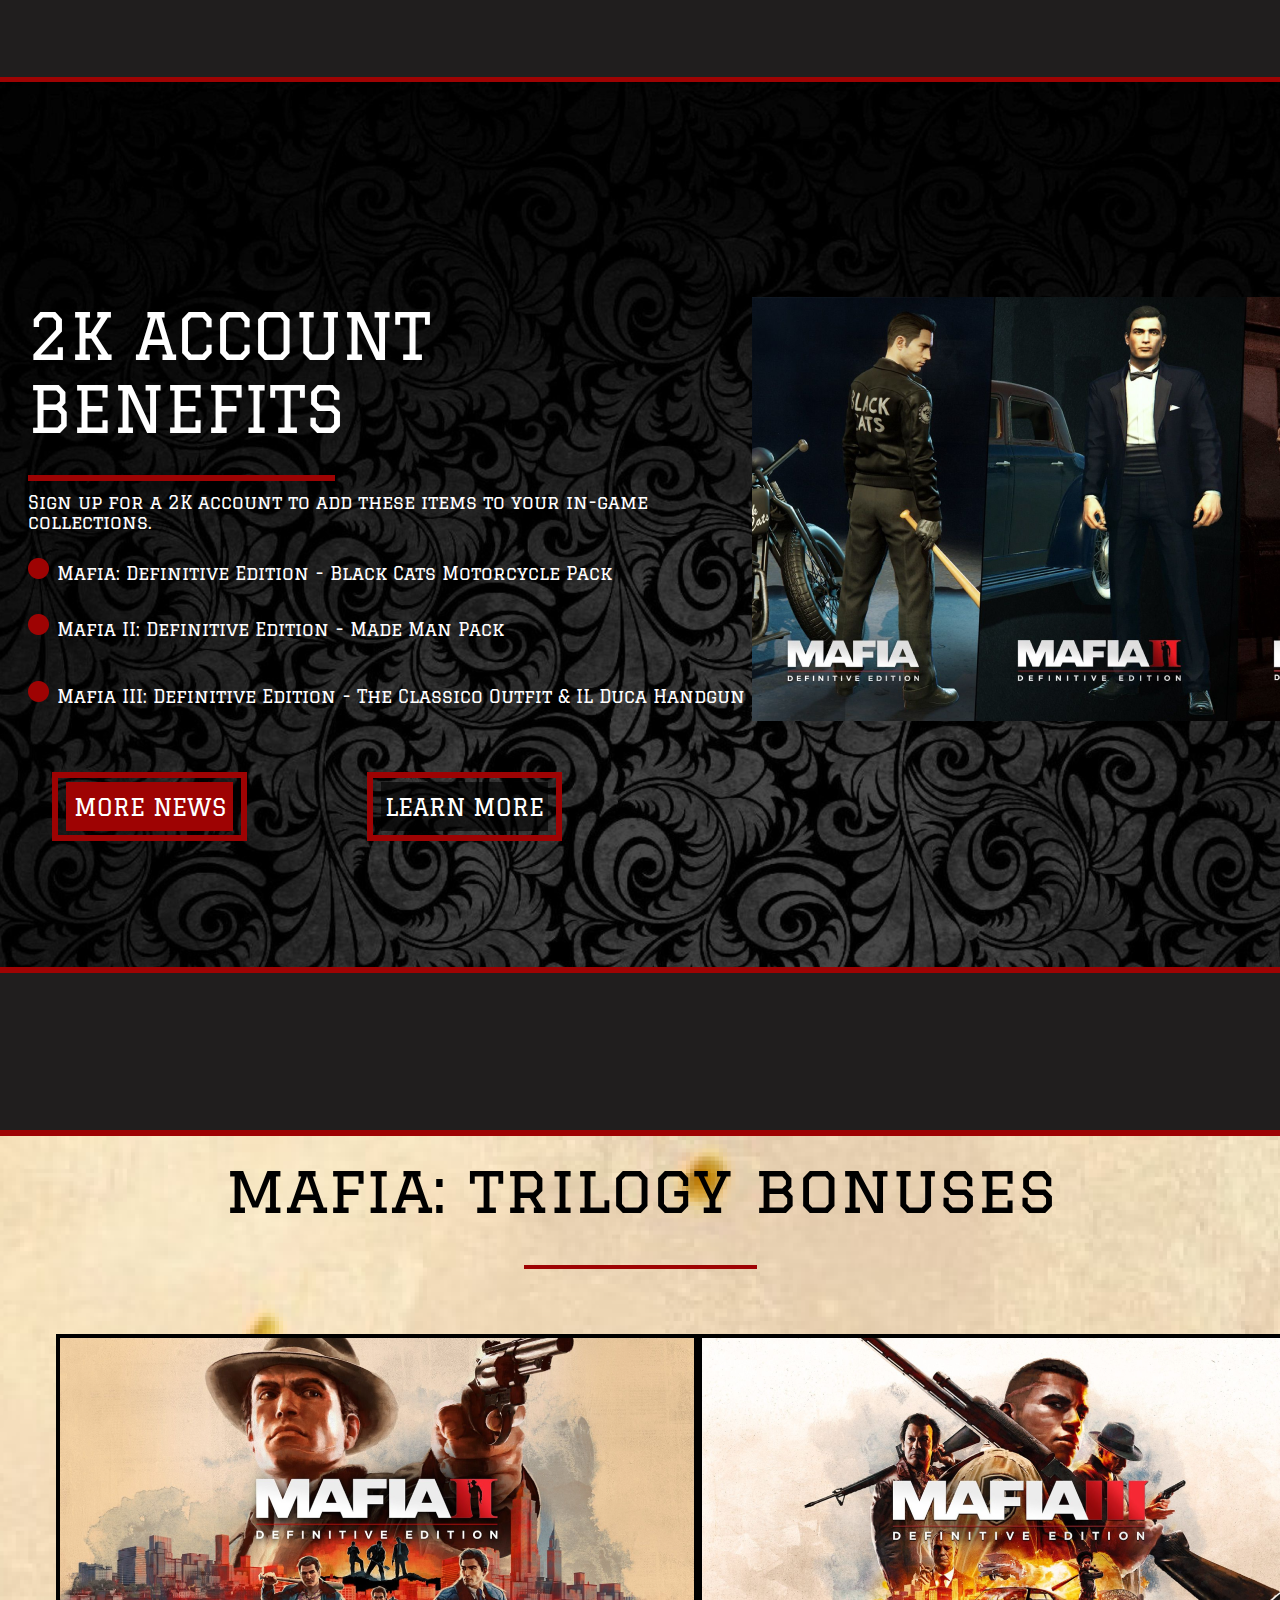
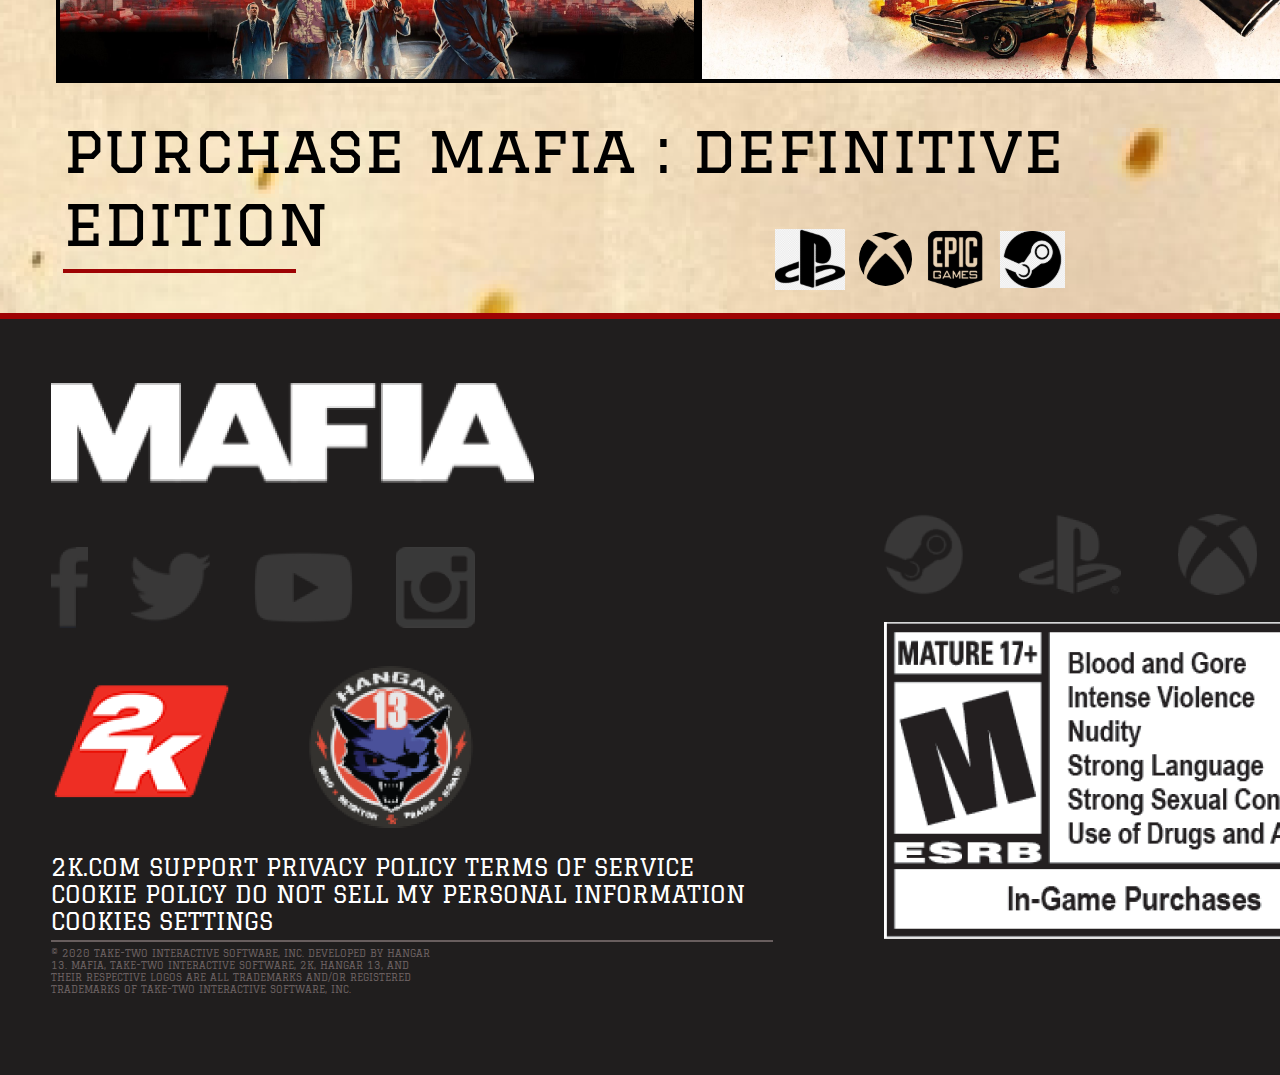
<file: mafia-page1/mafia.html>
<!DOCTYPE html>
<html lang="en">
<head>
    <meta charset="UTF-8">
    <meta http-equiv="X-UA-Compatible" content="IE=edge">
    <meta name="viewport" content="width=device-width, initial-scale=1.0">
    <link rel="preconnect" href="https://fonts.googleapis.com">
    <link rel="preconnect" href="https://fonts.gstatic.com" crossorigin>
    <link href="https://fonts.googleapis.com/css2?family=Graduate&display=swap" rel="stylesheet">
    <link rel="preconnect" href="https://fonts.googleapis.com">
    <link rel="preconnect" href="https://fonts.gstatic.com" crossorigin>
    <link href="https://fonts.googleapis.com/css2?family=Asul&display=swap" rel="stylesheet">
    <link rel="stylesheet" href="./style/mafia.css">
    <title>MAFIA</title>
</head>
<body>
    <header>
        <div class="menu-in-header">
            <a href="#">
                <div class="menu-1"></div>
                <div class="menu-2"></div>
                <div class="menu-3"></div>
            </a>
        </div>
        <div class="name-of-site">
            <div class="actual-name">
                <a href="../index.html">
                    <p>
                        MAFIA
                    </p>
                </a>
            </div>
        </div>
        <div class="main-all-of-mafia">
            <div class="all-of-mafia">
                <div class="mafia">
                    <a href="mafia.html">
                        <p>
                            MAFIA
                        </p>
                    </a>
                </div>
                <div class="mafia-2">
                    <a href="../mafia-page2/mafia2.html">
                        <p>
                            MAFIA
                        </p>
                        <div class="mafia-2-lines">
                            <div class="m2-line1"></div>
                            <div class="m2-line2"></div>
                        </div>
                    </a>
                </div>
                <div class="mafia-3">
                    <a href="../mafia-page3/mafia3.html">
                        <p>
                            MAFIA
                        </p>
                        <div class="mafia-3-lines">
                            <div class="m3-line1"></div>
                            <div class="m3-line2"></div>
                            <div class="m3-line3"></div>
                        </div>
                    </a>
                </div>
            </div>
        </div>
        <div class="button">
            <a href="../trilogy/index.html">
                <div class="button-shop">
                    <div class="text-in-button">
                        <p>
                            SHOP
                        </p>
                    </div>
                </div>
            </a>
        </div>
    </header>
    <main>
        <div class="background-of-face">
            <div class="logo-of-page">
                <img src="./img/Rectangle 72.png" alt="logo">
            </div>
            <div class="important-special-text-1">
                <div class="special-text-1">
                    <p>
                            WHEN ALL IS NOT WHAT IT
                    </p>
                </div>
            </div>
            <div class="important-special-text-2">
                <div class="special-text-2">
                    <p>
                        SEEMS
                    </p>
                </div>
            </div>
            <div class="functional">
                <div class="buy-or-trailer">
                    <a href="../mafia1/index.html">
                        <div class="buy-square">
                            <div class="buy-now">
                                <p>
                                    BUY NOW
                                </p>
                            </div>
                        </div>
                    </a>
                    <a href="#">
                        <div class="trailer-square">
                            <div class="watch-trailer">
                                <p>
                                    WATCH TRAILER
                                </p>
                            </div>
                        </div>
                    </a>
                </div>
            </div>
        </div>
        <div class="block-of-pictures">
            <div class="biggest-picture">
                <div class="biggest-picture-name">
                    <p>
                        LOST HEAVEN, 1930
                    </p>
                </div>
                <div class="red-line-big-pic">
                    <div class="line-bp"></div>
                </div>
                <div class="description-of-biggest-picture">
                    <p>
                        The city of Lost Heaven got hit hard by The Great Depression, and the advent of
                        Prohibition in America means lucrative business opportunities for mobsters. The
                        Salieri and Morello crime families vie for control over Lost Heaven, even as its few
                        honest policemen scramble to maintain order.
                    </p>
                </div>
            </div>
            <div class="smaller-picture">
                <div class="red-smaller-text">
                    <p>
                        STARRING
                    </p>
                </div>
                <div class="smaller-picture-name">
                    <p>
                        TOMMY ANGELO
                    </p>
                </div>
                <div class="red-line-small-picture">
                    <div class="red-line-sm-pic"></div>
                </div>
                <div class="description-of-smaller-picture">
                    <p>
                        Thomas Angelo's humble life as a
                        hard-working taxi driver is forever
                        changed after a fateful run-in with
                        the Italian Mafia. Now he's doing
                        jobs for Don Salieri and gaining
                        respect in the criminal
                        underworld, though his
                        conscience keeps his ego in
                        check.
                    </p>
                </div>
            </div>
        </div>
        <div class="game-features">
            <div class="game-features-text">
                <p>
                    GAME FEATURES
                </p>
            </div>
            <div class="game-features-line">
                <div class="gf-line"></div>
            </div>
            <div class="game-features-images">
                <div class="game-features-images-in">
                    <div class="game-pic-1">
                        <img src="./Rectangle 29 (3).png" alt="#">
                    </div>
                    <div class="game-pic-2">
                        <img src="./Rectangle 31 (3).png" alt="#">
                    </div>
                    <div class="game-pic-3">
                        <img src="./Rectangle 30 (3).png" alt="#">
                    </div>
                </div>
            </div>
        </div>
        <div class="red-line-1"></div>
        <div class="media">
            <div class="media-text">
                <p>
                    MEDIA
                </p>
            </div>
            <div class="media-underline">
                <div class="actual-red-underline"></div>
            </div>
            <div class="media-pictures-1">
                <div class="media-pictures-part-1">
                    <img src="./Rectangle 32.png" alt="#">
                    <img src="./Rectangle 33.png" alt="#">
                    <img src="./Rectangle 34.png" alt="#">
                </div>
            </div>       
            <div class="media-pictures-2"> 
                <div class="media-pictures-part-2">
                    <img src="./Rectangle 37.png" alt="#">
                    <img src="./Rectangle 35.png" alt="#">
                    <img src="./Rectangle 36 (2).png" alt="#">
                </div>
            </div>
        </div>
        <div class="red-line-2"></div>     
        <div class="k2-account-benefits">
            <div class="k2-account-benefits2">
                <div class="center-block-2k-ab">
                    <div class="center-ab1">
                        <div class="name-ab">
                            <p>
                                2K ACCOUNT BENEFITS
                            </p>
                        </div>
                        <div class="red-line-ab">
                            <div class="red-line-ab2"></div>
                        </div>
                        <div class="desc-ab">
                            <p>
                                Sign up for a 2K account to add these items to your in-game collections.
                            </p>
                        </div>
                        <div class="part-1">
                            <div class="circle-ab1">
                                <img src="./Ellipse 5.png" alt="">
                            </div>
                            <div class="circle-ab1-mafia">
                                <a href="#">
                                    <p>
                                        Mafia: Definitive Edition - Black Cats Motorcycle Pack
                                    </p>
                                </a>
                            </div>
                        </div>
                        <div class="part-2">
                            <div class="circle-ab2">
                                <img src="./Ellipse 5.png" alt="">
                            </div>
                            <div class="circle-ab2-mafia">
                                <a href="#">
                                    <p>
                                        Mafia II: Definitive Edition - Made Man Pack
                                    </p>
                                </a>
                            </div>
                        </div>
                        <div class="part-3">
                            <div class="circle-ab3">
                                <img src="./Ellipse 5.png" alt="">
                            </div>
                            <div class="circle-ab3-mafia">
                                <a href="#">
                                    <p>
                                        Mafia III: Definitive Edition - The Classico Outfit & IL Duca Handgun
                                    </p>
                                </a>
                            </div>
                        </div>
                    </div>
                    <div class="center-ab2">
                        <img src="./Rectangle 22.png" alt="mafias">
                    </div>
                </div>
            </div>
            <div class="functional2">
                <div class="more-or-learn">
                    <a href="#">
                        <div class="more-square">
                            <div class="more-news">
                                <p>
                                    MORE NEWS
                                </p>
                            </div>
                        </div>
                    </a>
                    <a href="#">
                        <div class="learn-square">
                            <div class="learn-more">
                                <p>
                                    LEARN MORE
                                </p>
                            </div>
                        </div>
                    </a>
                </div>
            </div>
        </div>
        <div class="red-line-after-2k"></div>
        <div class="big-black-block"></div>        
        <div class="red-line-after-bbb"></div>
        <div class="triology-bonuses">
            <div class="mafia-tb">
                <p>
                    mafia: trilogy bonuses
                </p>
            </div>
            <div class="red-line-tb">
                <div class="rl-tb"></div>
            </div>
            <div class="images-tb">
                <div class="images-tb-in">
                    <a href="#">
                        <img src="./Rectangle 40.png" alt="picture1">
                    </a>
                    <a href="#">
                        <img src="./Rectangle 40 (1).png" alt="picture2">
                    </a>
                </div>
            </div>
            <div class="part-tb-1">
                <p>
                    purchase mafia : definitive 
                </p>
            </div>
            <div class="part-tb-2">
                <div class="part-tb-2-in">
                    <div class="edition">
                        <p>
                            edition
                        </p>
                    </div>
                    <div class="edition-red-line">
                        <div class="e-r-d"></div>
                    </div>
                </div>
                <div class="links-to">
                    <div class="links-to-in">
                        <a href="#">
                            <img src="./playstation.svg" alt="playstation">
                        </a>
                        <a href="#">
                            <img src="./xbox.svg" alt="xbox">
                        </a>
                        <a href="#">
                            <img src="./epicg.svg" alt="epicgames">
                        </a>
                        <a href="#">
                            <img src="./steam.svg" alt="steam">
                        </a>
                    </div>
                </div>
            </div>
        </div>
        <div class="the-last-red-line"></div>                 
    </main>
    <footer>
        <div class="footer-container">
            <div class="footer-1">
                <div class="footer-mafia">
                    <img src="./Rectangle 46.png" alt="">
                </div>
                <div class="black-links">
                    <div class="black-links-2">
                        <a href="#">
                            <img src="./Rectangle 49.png" alt="">
                        </a>
                        <a href="#">
                            <img src="./Rectangle 50.png" alt="">
                        </a>
                        <a href="#">
                            <img src="./Rectangle 51.png" alt="">
                        </a>
                        <a href="#">
                            <img src="./Rectangle 52.png" alt="">
                        </a>
                    </div>
                </div>
                <div class="bottom-logos">
                    <img src="./Rectangle 47.png" alt="">
                </div>
                <div class="last-text">
                    <p class="lt-part1">
                        2K.COM SUPPORT PRIVACY POLICY TERMS OF SERVICE COOKIE POLICY DO NOT SELL MY PERSONAL INFORMATION
                    </p>
                    <p class="lt-part2">
                        COOKIES SETTINGS
                    </p>
                </div>
                <div class="gray-line">
                    <div class="gr-l"></div>
                </div>
                <div class="desc-grey">
                    <p>
                        © 2020 TAKE-TWO INTERACTIVE SOFTWARE, INC. DEVELOPED BY HANGAR 13. MAFIA,
                        TAKE-TWO INTERACTIVE SOFTWARE, 2K, HANGAR 13, AND THEIR RESPECTIVE LOGOS
                        ARE ALL TRADEMARKS AND/OR REGISTERED TRADEMARKS OF TAKE-TWO
                        INTERACTIVE SOFTWARE, INC.
                    </p>
                </div>
            </div>
            <div class="footer-2">
                <div class="grey-links-2">
                    <div class="gr-l-in">
                        <a href="#">
                            <img src="./Rectangle 53.png" alt="">
                        </a>
                        <a href="#">
                            <img src="./Rectangle 54 (1).png" alt="">
                        </a>
                        <a href="#">
                            <img src="./Rectangle 55.png" alt="">
                        </a>
                        <a href="#">
                            <img src="./Rectangle 56.png" alt="">
                        </a>
                    </div>
                </div>
                <div class="last-pic-white">
                    <img src="./Rectangle 48.png" alt="">
                </div>
            </div>
        </div>
    </footer>
</body>
</html>
</file>
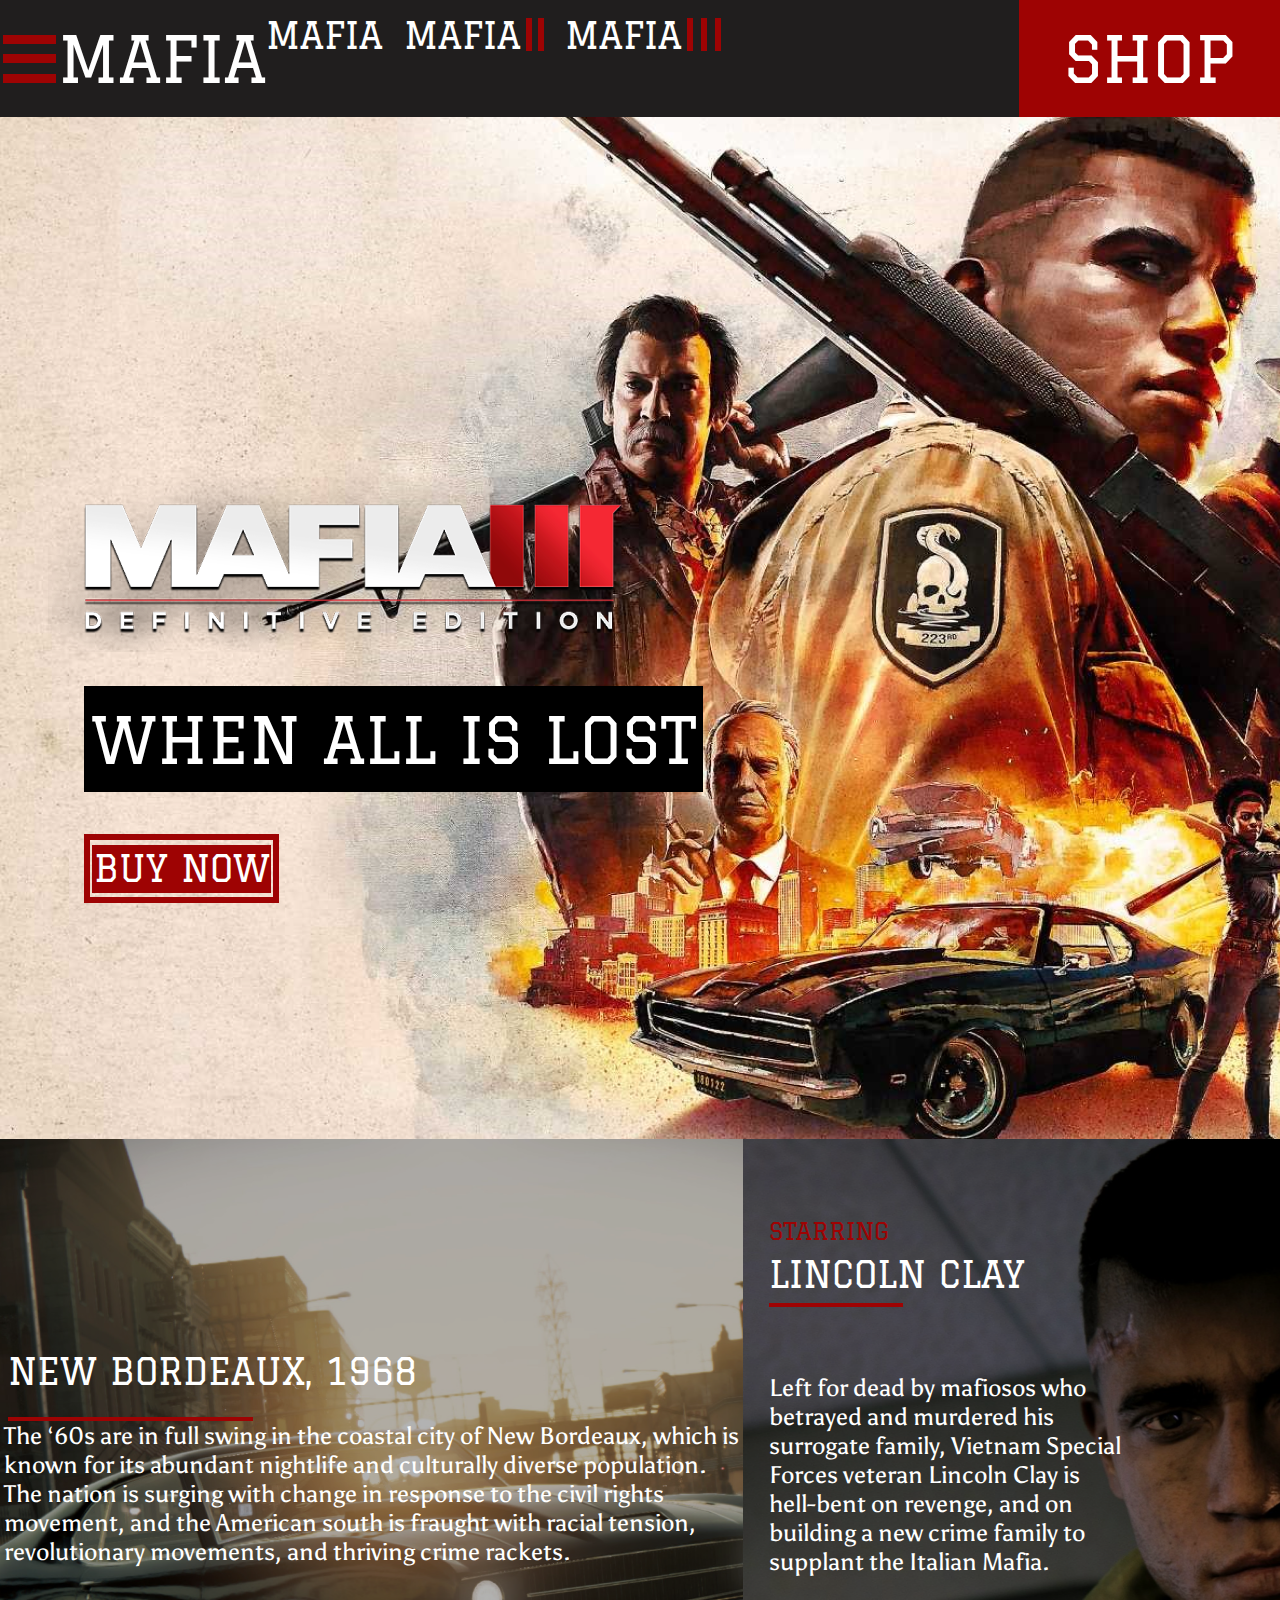
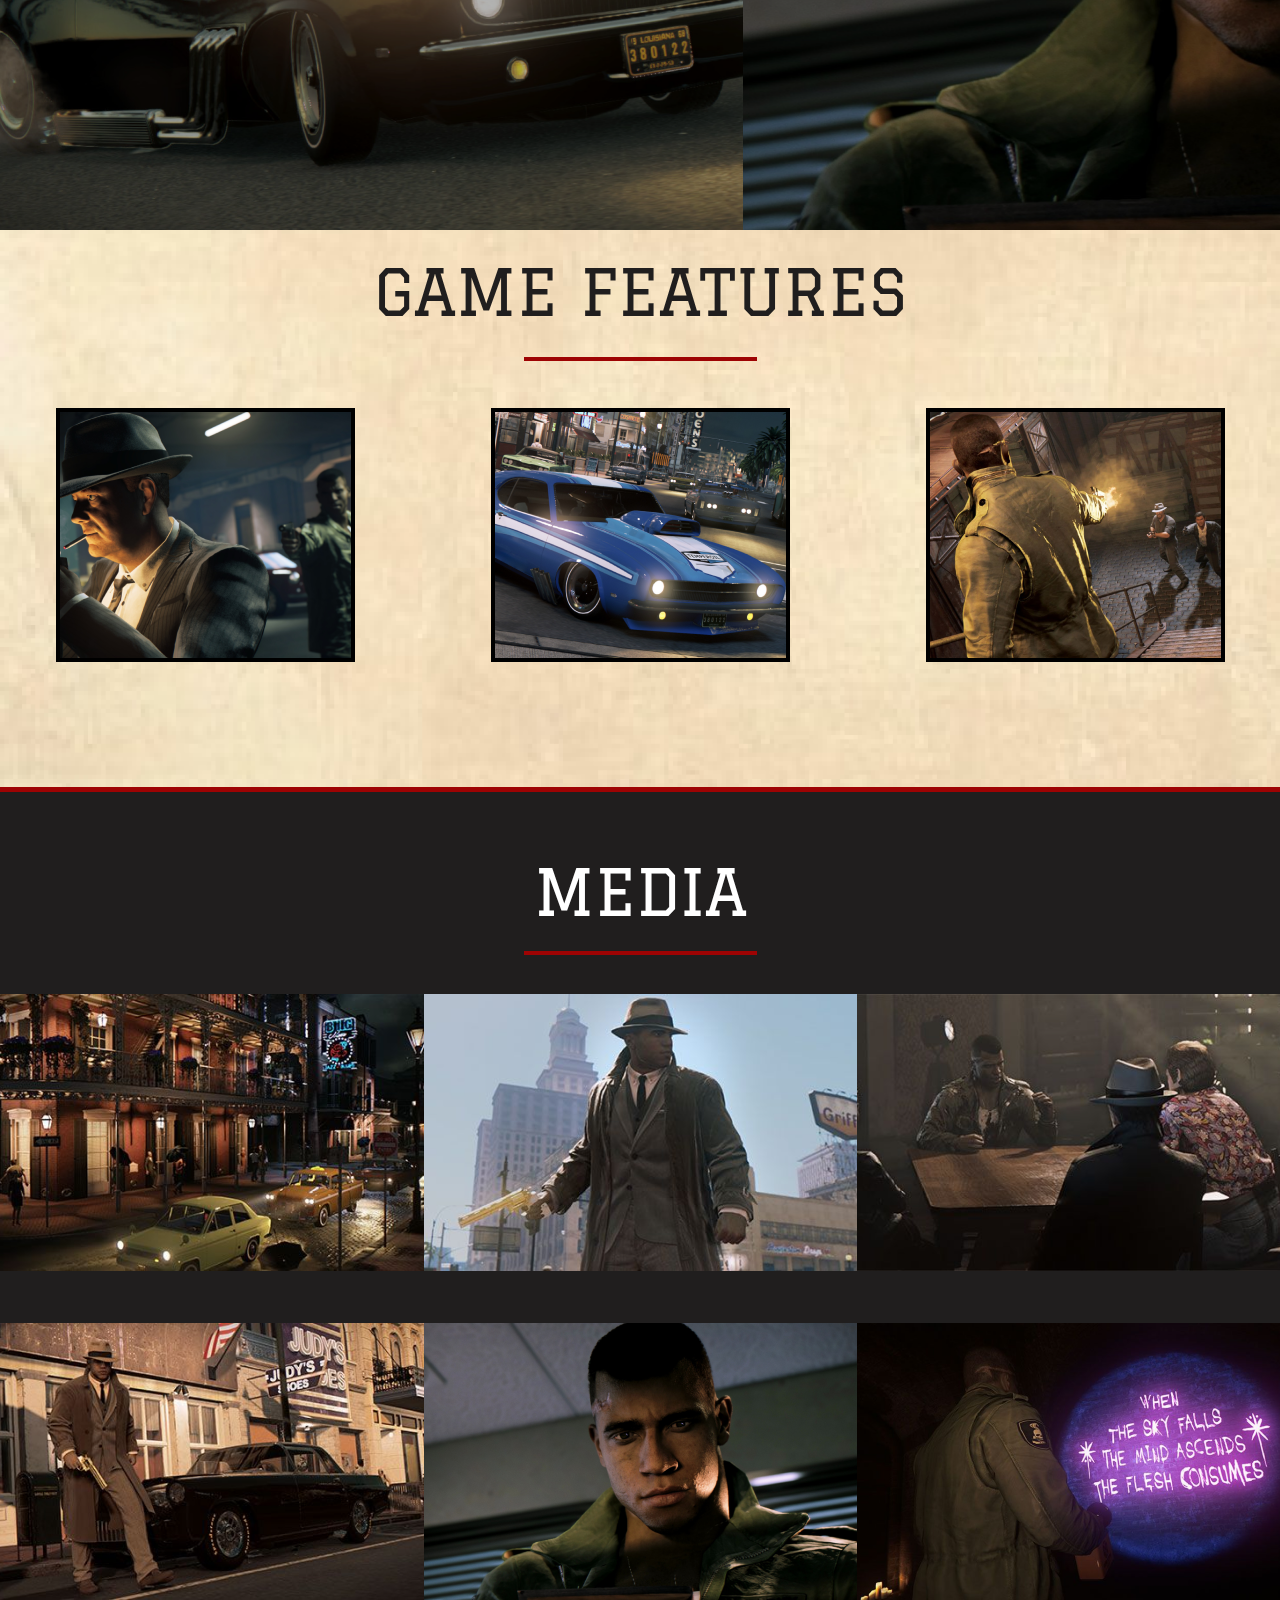
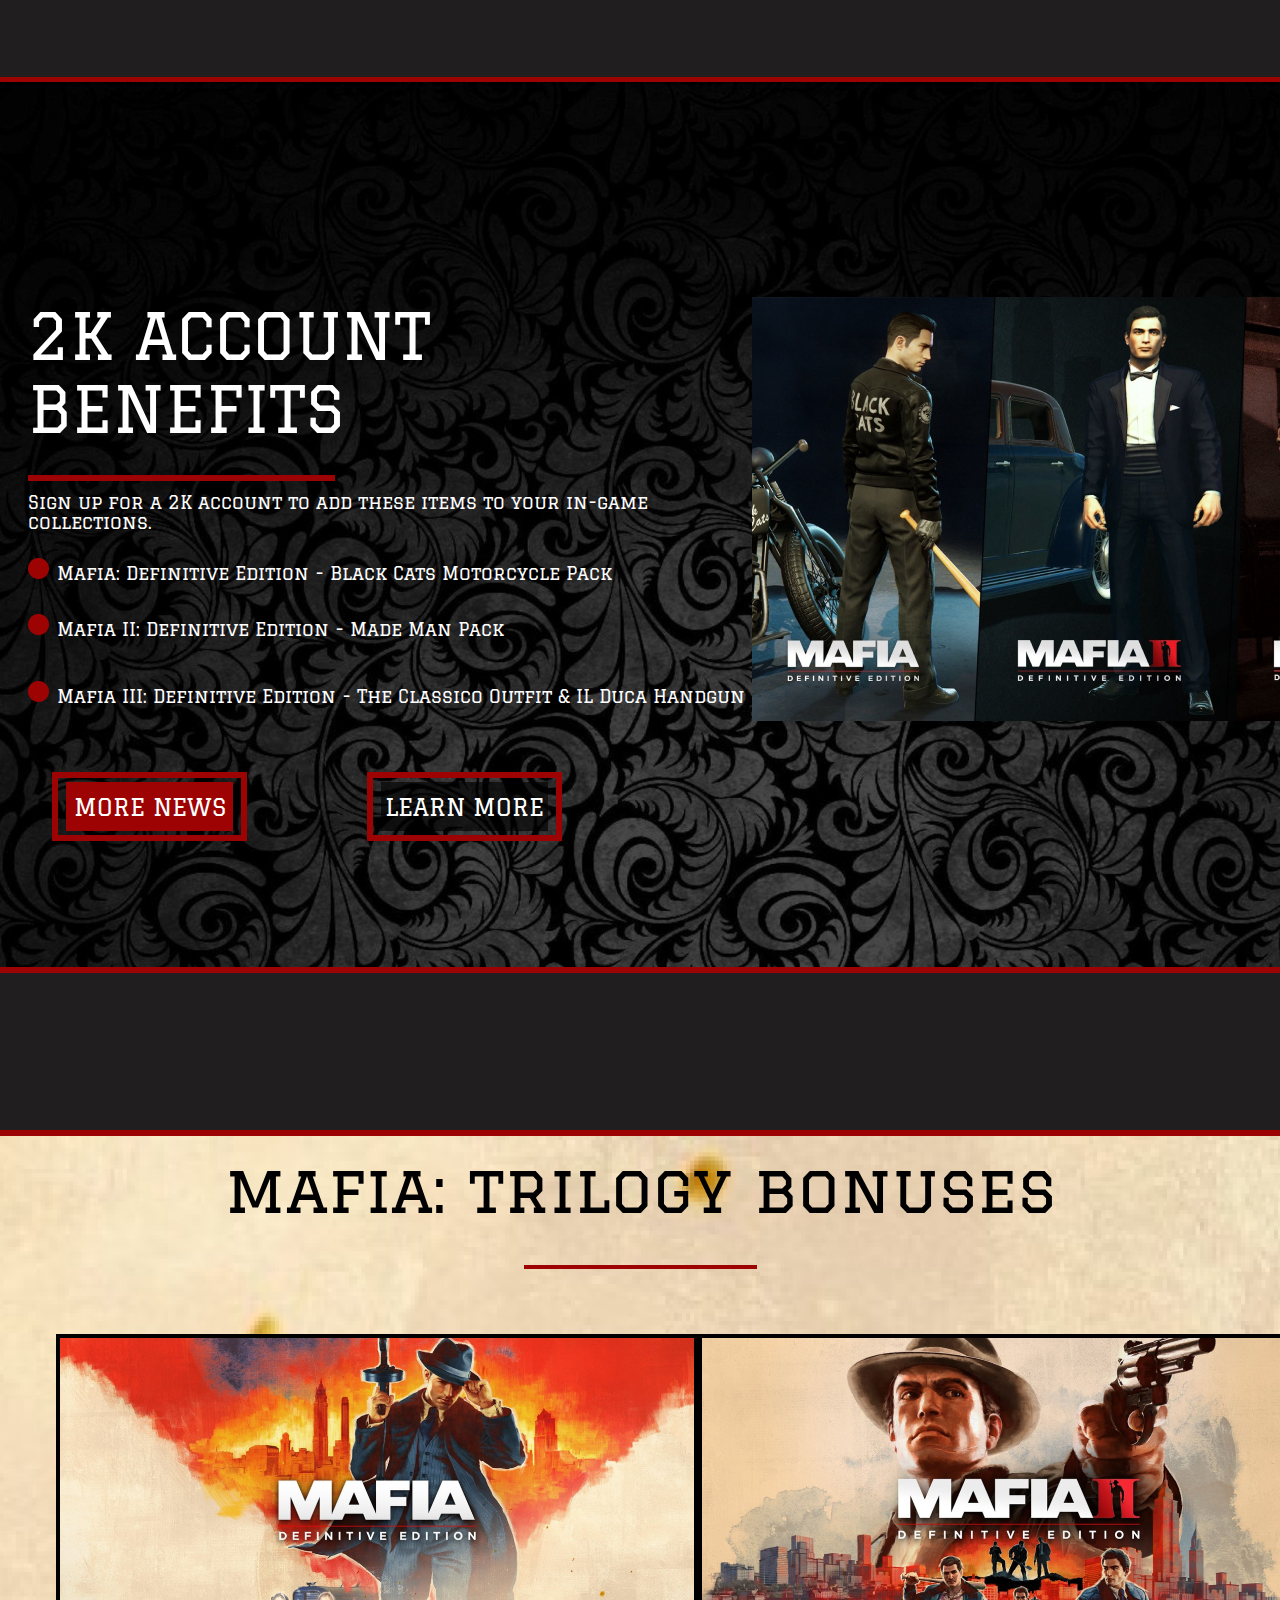
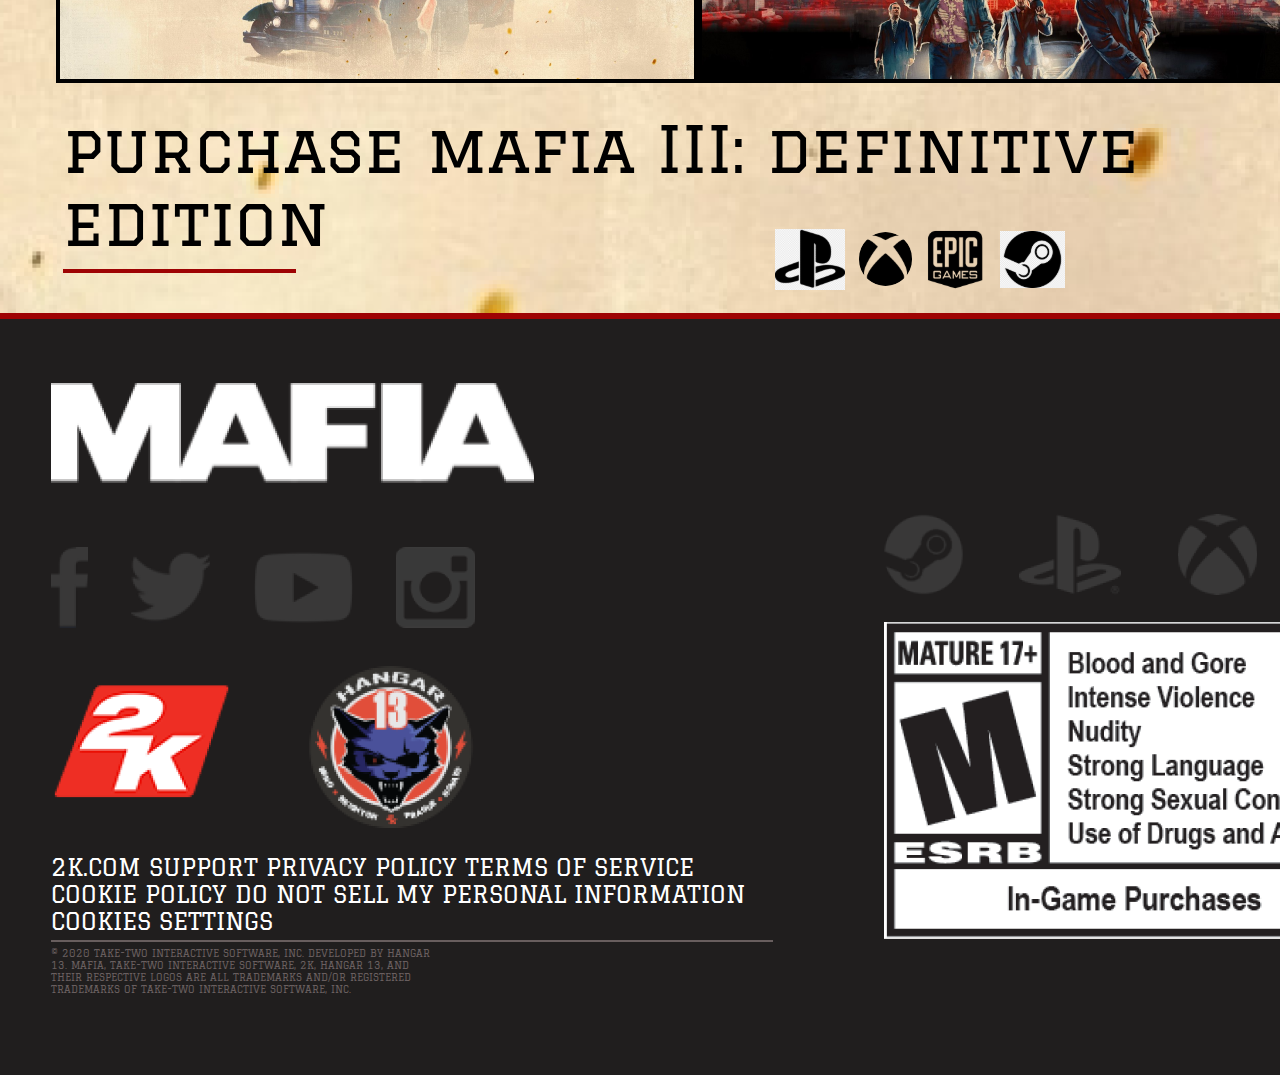
<file: mafia-page3/mafia3.html>
<!DOCTYPE html>
<html lang="en">

<head>
    <meta charset="UTF-8">
    <meta http-equiv="X-UA-Compatible" content="IE=edge">
    <meta name="viewport" content="width=device-width, initial-scale=1.0">
    <link rel="preconnect" href="https://fonts.googleapis.com">
    <link rel="preconnect" href="https://fonts.gstatic.com" crossorigin>
    <link href="https://fonts.googleapis.com/css2?family=Graduate&display=swap" rel="stylesheet">
    <link rel="preconnect" href="https://fonts.googleapis.com">
    <link rel="preconnect" href="https://fonts.gstatic.com" crossorigin>
    <link href="https://fonts.googleapis.com/css2?family=Asul&display=swap" rel="stylesheet">
    <link rel="stylesheet" href="./style/mafia3.css">
    <title>MAFIA III</title>
</head>

<body>
    <header>
        <div class="menu-in-header">
            <a href="#">
                <div class="menu-1"></div>
                <div class="menu-2"></div>
                <div class="menu-3"></div>
            </a>
        </div>
        <div class="name-of-site">
            <div class="actual-name">
                <a href="../index.html">
                    <p>
                        MAFIA
                    </p>
                </a>
            </div>
        </div>
        <div class="main-all-of-mafia">
            <div class="all-of-mafia">
                <div class="mafia">
                    <a href="../mafia-page1/mafia.html">
                        <p>
                            MAFIA
                        </p>
                    </a>
                </div>
                <div class="mafia-2">
                    <a href="../mafia-page2/mafia2.html">
                        <p>
                            MAFIA
                        </p>
                        <div class="mafia-2-lines">
                            <div class="m2-line1"></div>
                            <div class="m2-line2"></div>
                        </div>
                    </a>
                </div>
                <div class="mafia-3">
                    <a href="mafia3.html">
                        <p>
                            MAFIA
                        </p>
                        <div class="mafia-3-lines">
                            <div class="m3-line1"></div>
                            <div class="m3-line2"></div>
                            <div class="m3-line3"></div>
                        </div>
                    </a>
                </div>
            </div>
        </div>
        <div class="button">
            <a href="../trilogy/index.html">
                <div class="button-shop">
                    <div class="text-in-button">
                        <p>
                            SHOP
                        </p>
                    </div>
                </div>
            </a>
        </div>
    </header>
    <main>
        <div class="background-of-face">
            <div class="logo-of-page">
                <img src="./img/Rectangle 25.png" alt="logo">
            </div>
            <div class="important-special-text-1">
                <div class="special-text-1">
                    <p>
                        WHEN ALL IS LOST
                    </p>
                </div>
            </div>
            <div class="functional">
                <a href="../mafia3/index.html">
                    <div class="buy-square">
                        <div class="buy-now">
                            <p>
                                BUY NOW
                            </p>
                        </div>
                    </div>
                </a>
            </div>
        </div>
        <div class="block-of-pictures">
            <div class="biggest-picture">
                <div class="biggest-picture-name">
                    <p>
                        NEW BORDEAUX, 1968
                    </p>
                </div>
                <div class="red-line-big-pic">
                    <div class="line-bp"></div>
                </div>
                <div class="description-of-biggest-picture">
                    <p>
                        The ‘60s are in full swing in the coastal city of New Bordeaux, which is known for its
                        abundant nightlife and culturally diverse population. The nation is surging with
                        change in response to the civil rights movement, and the American south is fraught
                        with racial tension, revolutionary movements, and thriving crime rackets.
                    </p>
                </div>
            </div>
            <div class="smaller-picture">
                <div class="red-smaller-text">
                    <p>
                        STARRING
                    </p>
                </div>
                <div class="smaller-picture-name">
                    <p>
                        LINCOLN CLAY
                    </p>
                </div>
                <div class="red-line-small-picture">
                    <div class="red-line-sm-pic"></div>
                </div>
                <div class="description-of-smaller-picture">
                    <p>
                        Left for dead by mafiosos who
                        betrayed and murdered his
                        surrogate family, Vietnam Special
                        Forces veteran Lincoln Clay is
                        hell-bent on revenge, and on
                        building a new crime family to
                        supplant the Italian Mafia.
                    </p>
                </div>
            </div>
        </div>
        <div class="game-features">
            <div class="game-features-text">
                <p>
                    GAME FEATURES
                </p>
            </div>
            <div class="game-features-line">
                <div class="gf-line"></div>
            </div>
            <div class="game-features-images">
                <div class="game-features-images-in">
                    <div class="game-pic-1">
                        <img src="./img/Rectangle 29 (2).png" alt="#">
                    </div>
                    <div class="game-pic-2">
                        <img src="./img/Rectangle 31 (2).png" alt="#">
                    </div>
                    <div class="game-pic-3">
                        <img src="./img/Rectangle 30 (2).png" alt="#">
                    </div>
                </div>
            </div>
        </div>
        <div class="red-line-1"></div>
        <div class="media">
            <div class="media-text">
                <p>
                    MEDIA
                </p>
            </div>
            <div class="media-underline">
                <div class="actual-red-underline"></div>
            </div>
            <div class="media-pictures-1">
                <div class="media-pictures-part-1">
                    <img src="./img/Rectangle 32 (1).png" alt="#">
                    <img src="./img/Rectangle 33 (1).png" alt="#">
                    <img src="./img/Rectangle 34 (1).png" alt="#">
                </div>
            </div>
            <div class="media-pictures-2">
                <div class="media-pictures-part-2">
                    <img src="./img/Rectangle 37 (1).png" alt="#">
                    <img src="./img/Rectangle 35 (1).png" alt="#">
                    <img src="./img/Rectangle 36 (1).png" alt="#">
                </div>
            </div>
        </div>
        <div class="red-line-2"></div>
        <div class="k2-account-benefits">
            <div class="k2-account-benefits2">
                <div class="center-block-2k-ab">
                    <div class="center-ab1">
                        <div class="name-ab">
                            <p>
                                2K ACCOUNT BENEFITS
                            </p>
                        </div>
                        <div class="red-line-ab">
                            <div class="red-line-ab2"></div>
                        </div>
                        <div class="desc-ab">
                            <p>
                                Sign up for a 2K account to add these items to your in-game collections.
                            </p>
                        </div>
                        <div class="part-1">
                            <div class="circle-ab1">
                                <img src="./Ellipse 5.png" alt="">
                            </div>
                            <div class="circle-ab1-mafia">
                                <a href="#">
                                    <p>
                                        Mafia: Definitive Edition - Black Cats Motorcycle Pack
                                    </p>
                                </a>
                            </div>
                        </div>
                        <div class="part-2">
                            <div class="circle-ab2">
                                <img src="./Ellipse 5.png" alt="">
                            </div>
                            <div class="circle-ab2-mafia">
                                <a href="#">
                                    <p>
                                        Mafia II: Definitive Edition - Made Man Pack
                                    </p>
                                </a>
                            </div>
                        </div>
                        <div class="part-3">
                            <div class="circle-ab3">
                                <img src="./Ellipse 5.png" alt="">
                            </div>
                            <div class="circle-ab3-mafia">
                                <a href="#">
                                    <p>
                                        Mafia III: Definitive Edition - The Classico Outfit & IL Duca Handgun
                                    </p>
                                </a>
                            </div>
                        </div>
                    </div>
                    <div class="center-ab2">
                        <img src="./Rectangle 22.png" alt="mafias">
                    </div>
                </div>
            </div>
            <div class="functional2">
                <div class="more-or-learn">
                    <a href="#">
                        <div class="more-square">
                            <div class="more-news">
                                <p>
                                    MORE NEWS
                                </p>
                            </div>
                        </div>
                    </a>
                    <a href="#">
                        <div class="learn-square">
                            <div class="learn-more">
                                <p>
                                    LEARN MORE
                                </p>
                            </div>
                        </div>
                    </a>
                </div>
            </div>
        </div>
        <div class="red-line-after-2k"></div>
        <div class="big-black-block"></div>
        <div class="red-line-after-bbb"></div>
        <div class="triology-bonuses">
            <div class="mafia-tb">
                <p>
                    mafia: trilogy bonuses
                </p>
            </div>
            <div class="red-line-tb">
                <div class="rl-tb"></div>
            </div>
            <div class="images-tb">
                <div class="images-tb-in">
                    <a href="#">
                        <img src="./img/Rectangle 39.png" alt="picture1">
                    </a>
                    <a href="#">
                        <img src="./img/Rectangle 40 (2).png" alt="picture2">
                    </a>
                </div>
            </div>
            <div class="part-tb-1">
                <p>
                    purchase mafia III: definitive
                </p>
            </div>
            <div class="part-tb-2">
                <div class="part-tb-2-in">
                    <div class="edition">
                        <p>
                            edition
                        </p>
                    </div>
                    <div class="edition-red-line">
                        <div class="e-r-d"></div>
                    </div>
                </div>
                <div class="links-to">
                    <div class="links-to-in">
                        <a href="#">
                            <img src="./playstation3.svg" alt="playstation">
                        </a>
                        <a href="#">
                            <img src="./xbox3.svg" alt="xbox">
                        </a>
                        <a href="#">
                            <img src="./epicg3.svg" alt="epicgames">
                        </a>
                        <a href="#">
                            <img src="./steam3.svg" alt="steam">
                        </a>
                    </div>
                </div>
            </div>
        </div>
        <div class="the-last-red-line"></div>
    </main>
    <footer>
        <div class="footer-container">
            <div class="footer-1">
                <div class="footer-mafia">
                    <img src="./Rectangle 46.png" alt="">
                </div>
                <div class="black-links">
                    <div class="black-links-2">
                        <a href="#">
                            <img src="./Rectangle 49.png" alt="">
                        </a>
                        <a href="#">
                            <img src="./Rectangle 50.png" alt="">
                        </a>
                        <a href="#">
                            <img src="./Rectangle 51.png" alt="">
                        </a>
                        <a href="#">
                            <img src="./Rectangle 52.png" alt="">
                        </a>
                    </div>
                </div>
                <div class="bottom-logos">
                    <img src="./Rectangle 47.png" alt="">
                </div>
                <div class="last-text">
                    <p class="lt-part1">
                        2K.COM SUPPORT PRIVACY POLICY TERMS OF SERVICE COOKIE POLICY DO NOT SELL MY PERSONAL INFORMATION
                    </p>
                    <p class="lt-part2">
                        COOKIES SETTINGS
                    </p>
                </div>
                <div class="gray-line">
                    <div class="gr-l"></div>
                </div>
                <div class="desc-grey">
                    <p>
                        © 2020 TAKE-TWO INTERACTIVE SOFTWARE, INC. DEVELOPED BY HANGAR 13. MAFIA,
                        TAKE-TWO INTERACTIVE SOFTWARE, 2K, HANGAR 13, AND THEIR RESPECTIVE LOGOS
                        ARE ALL TRADEMARKS AND/OR REGISTERED TRADEMARKS OF TAKE-TWO
                        INTERACTIVE SOFTWARE, INC.
                    </p>
                </div>
            </div>
            <div class="footer-2">
                <div class="grey-links-2">
                    <div class="gr-l-in">
                        <a href="#">
                            <img src="./Rectangle 53.png" alt="">
                        </a>
                        <a href="#">
                            <img src="./Rectangle 54 (1).png" alt="">
                        </a>
                        <a href="#">
                            <img src="./Rectangle 55.png" alt="">
                        </a>
                        <a href="#">
                            <img src="./Rectangle 56.png" alt="">
                        </a>
                    </div>
                </div>
                <div class="last-pic-white">
                    <img src="./Rectangle 48.png" alt="">
                </div>
            </div>
        </div>
    </footer>
</body>

</html>
</file>
<file: main/css/style.css>
* {
  padding: 0;
  margin: 0;
  box-sizing: border-box;
  font-family: "Graduate", cursive;
}

img {
  max-width: 100%;
}

.header {
  background: #201E1E;
  display: flex;
  justify-content: space-between;
  align-items: center;
}

.burger {
  display: none;
}
.burger-img-2 {
  display: none;
}
.burger-img-2 > img {
  width: 55px;
  height: 44px;
}

.container {
  max-width: 1837px;
  margin: 0 auto;
}

.burger-content.visible {
  display: block;
  opacity: 1;
  visibility: visible;
  background: #201E1E;
  background-size: cover;
}

.mafia-main a {
  padding-left: 45px;
  font-size: 64px;
  line-height: 73px;
  color: #FFFFFF;
  text-decoration: none;
}
.mafia-main a:hover {
  color: #9E0303;
}

.k-img {
  display: none;
}

.pc {
  display: block;
}

.mob {
  display: none;
}

.burger-content {
  display: none;
  opacity: 0;
  visibility: hidden;
  width: 100%;
  transition: opacity 1s;
  position: absolute;
  left: 0;
  top: 117px;
  padding-bottom: 30px;
}
.burger-content .mafia-navs-burger > div {
  padding: 15px 0 0 30px;
}
.burger-content .mafia-navs-burger > div a {
  font-size: 36px;
  line-height: 41px;
  color: #FFFFFF;
  text-decoration: none;
}
.burger-content .mafia-navs-burger > div a:hover{
  color: #9E0303;
}
.burger-content .mafia-navs-burger a > img {
  padding-left: 6px;
}

.mafia-navs {
  display: flex;
}
.mafia-navs > div {
  padding-right: 32px;
}
.mafia-navs > div a {
  font-size: 36px;
  line-height: 41px;
  color: #FFFFFF;
  text-decoration: none;
}
.mafia-navs > div a:hover {
  color: #9E0303;
}
.mafia-navs a > img {
  padding-left: 6px;
}

.shop a {
  display: inline-block;
  font-size: 64px;
  line-height: 73px;
  color: #FFFFFF;
  text-decoration: none;
  background: #9E0303;
  padding: 22px 45px;
}
.shop a:hover {
  background-color: white;
  color: #9E0303;
}

.buy {
  display: inline-block;
  border: 6px solid #9E0303;
  padding: 9px 6px;
}
.buy:hover{
  border-color: white;
  transition: 0.8s;
}

.present {
  background-image: url(../../images/mafia-main-big.png);
  background-size: cover;
  background-position: center;
  padding-top: 680px;
}
.present p {
  font-size: 64px;
  line-height: 73px;
  color: #FFFFFF;
  background: #000000;
  padding: 17px 21px 16px 12px;
}
.present .buy {
  margin-top: 70px;
}
.present a {
  font-size: 36px;
  line-height: 41px;
  color: #FFFFFF;
  background: #9E0303;
  padding: 6px 2px;
  text-decoration: none;
}
.present .container {
  display: flex;
  justify-content: space-between;
}

.present-info {
  padding-bottom: 200px;
}

.scroll {
  background-image: url(../../images/scroll-beg.png);
  background-size: cover;
  background-position: center top;
  position: relative;
}
.scroll .scroll-all-1,
.scroll .scroll-all-2,
.scroll .scroll-all-3 {
  display: flex;
  justify-content: center;
  align-items: end;
  padding: 22px 0;
}
.scroll .scroll-all-1 img,
.scroll .scroll-all-2 img,
.scroll .scroll-all-3 img {
  margin-right: 60px;
}
.scroll .scroll-all-2,
.scroll .scroll-all-3 {
  display: none;
}
.scroll .scroll-nav {
  display: flex;
  gap: 35px;
  position: absolute;
  bottom: 0;
  left: 50%;
  transform: translate(-90px, -20px);
}
.scroll h4 {
  font-size: 36px;
  color: #FFFFFF;
}
.scroll p {
  line-height: 21px;
  color: #FFFFFF;
  padding: 24px 0 70px;
}
.scroll nav > span:hover {
  cursor: pointer;
}
.scroll .dot1,
.scroll .dot2,
.scroll .dot3 {
  cursor: pointer;
  height: 21px;
  width: 21px;
  background-color: #545151;
  border-radius: 50%;
  display: inline-block;
  transition: background-color 0.8s ease;
}
.scroll .active {
  background-color: #9E0303;
}

.family {
  background-image: url(../../images/mafia-trilogy.png);
  background-size: cover;
  background-position: center;
}
.family::after {
  content: "";
  background-color: #9E0303;
  height: 8px;
  display: block;
  width: 100%;
}
.family .family-info {
  display: flex;
  align-items: center;
  justify-content: center;
  padding: 22px 0 950px;
}
.family .family-info p {
  font-size: 72px;
  line-height: 82px;
  color: #FFFFFF;
}
.family .family-info a {
  font-size: 24px;
  line-height: 27px;
  color: #FFFFFF;
  text-decoration: none;
  border: 6px solid #9E0303;
  background: rgba(158, 3, 3, 0.31);
  padding: 7px 13px 0;
  margin-left: 80px;
}
.family .family-info a:hover {
  border-color: white;
  transition: 0.8s;
}

.m-c::after {
  content: "";
  background-color: #9E0303;
  height: 8px;
  display: block;
  width: 100%;
}

.mafia-cards {
  background-image: url(../../images/mafia-beg.png);
  background-size: cover;
  background-position: center;
  padding: 140px 0 50px;
}
.mafia-cards .cards {
  display: flex;
  justify-content: space-around;
}
.mafia-cards .card-1,
.mafia-cards .card-2,
.mafia-cards .card-3 {
  width: 404px;
}
.mafia-cards .card-1 .main,
.mafia-cards .card-2 .main,
.mafia-cards .card-3 .main {
  background: rgba(84, 81, 81, 0.62);
  height: 620px;
  margin-bottom: 41px;
  text-align: left;
}
.mafia-cards .line {
  text-align: center;
  padding-bottom: 14px;
}
.mafia-cards .line::after {
  content: "";
  background-color: #9E0303;
  height: 4px;
  display: inline-block;
  width: 233px;
}
.mafia-cards .card-1 {
  text-align: center;
}
.mafia-cards .card-1 .main-img {
  padding: 48px 45px 0;
}
.mafia-cards .card-1 .head-p {
  padding: 23px 34px 0 38px;
  text-align: center;
}
.mafia-cards .card-1 p {
  padding: 0 6px 43px 15px;
}
.mafia-cards .card-2 {
  text-align: center;
}
.mafia-cards .card-2 .main-img {
  padding: 48px 12px 0;
}
.mafia-cards .card-2 .head-p {
  padding: 23px 36px 0 38px;
}
.mafia-cards .card-2 p {
  padding: 0 8px 47px 17px;
}
.mafia-cards .card-3 {
  text-align: center;
}
.mafia-cards .card-3 .main-img {
  padding: 48px 6px 0;
}
.mafia-cards .card-3 .head-p {
  padding: 29px 89px 0 87px;
}
.mafia-cards .card-3 p {
  padding: 0 20px 74px 21px;
}
.mafia-cards p {
  font-size: 24px;
  line-height: 27px;
  color: #FFFFFF;
}
.mafia-cards a {
  font-size: 36px;
  line-height: 41px;
  color: #FFFFFF;
  background: #9E0303;
  padding: 6px 2px;
  text-decoration: none;
}

.headline-cards {
  background-image: url(../../images/headlines.png);
  background-size: cover;
  background-position: center top;
}
.headline-cards::after {
  content: "";
  background-color: #9E0303;
  height: 8px;
  display: block;
  width: 100%;
}
.headline-cards .dotL1,
.headline-cards .dotL2,
.headline-cards .dotL3 {
  cursor: pointer;
  height: 21px;
  width: 21px;
  background-color: #545151;
  border-radius: 50%;
  display: inline-block;
  transition: background-color 0.8s ease;
}
.headline-cards .active {
  background-color: #9E0303;
}
.headline-cards .headline-title {
  text-align: center;
}
.headline-cards .h-card {
  position: relative;
  background: #000000;
  width: 404px;
  margin-bottom: 226px;
}
.headline-cards .h-card-p {
  position: absolute;
  top: 0;
  left: 0;
  font-size: 12px;
  color: #FFFFFF;
  padding: 4px;
  background: #9E0303;
}
.headline-cards .cards-h {
  display: flex;
  justify-content: space-around;
}
.headline-cards .scroll-line {
  display: none;
  text-align: center;
}
.headline-cards h2 {
  font-size: 64px;
  line-height: 73px;
  color: #FFFFFF;
  background: #000000;
  margin-top: 41px;
  display: inline-block;
}
.headline-cards h3 {
  font-size: 36px;
  line-height: 41px;
  color: #FFFFFF;
  padding: 24px 14px 13px 15px;
}
.headline-cards p {
  font-size: 14px;
  line-height: 16px;
  color: #6F6565;
  padding: 0 22px 60px;
}
.headline-cards a {
  font-size: 24px;
  color: #FFFFFF;
  background: #9E0303;
  padding: 6px 2px;
  text-decoration: none;
}
.headline-cards .vct {
  padding: 15px 0 23px;
}
.headline-cards .vct::after {
  content: "";
  background-color: #9E0303;
  height: 6px;
  display: inline-block;
  width: 210px;
}
.headline-cards .bot-a {
  text-align: center;
  padding-bottom: 85px;
}

.bene::after {
  content: "";
  background-color: #9E0303;
  height: 8px;
  display: block;
  width: 100%;
}

.benefit {
  background-image: url(../../images/benefits.png);
  background-size: cover;
  background-position: center top;
  padding: 217px 0 210px;
}
.benefit .container {
  display: flex;
  justify-content: space-around;
}
.benefit .a-benefits {
  padding-top: 40px;
}
.benefit .a-benefits > div {
  margin-right: 110px;
}
.benefit h2 {
  font-size: 64px;
  color: #FFFFFF;
  padding-bottom: 34px;
}
.benefit p {
  font-size: 18px;
  color: #FFFFFF;
  padding: 24px 0 32px;
}
.benefit .b-p {
  display: flex;
  padding-bottom: 25px;
}
.benefit .b-p p {
  padding: 0 0 0 7px;
}
.benefit a {
  font-size: 24px;
  color: #FFFFFF;
  text-decoration: none;
}
.benefit .a-1 {
  background: #9E0303;
  padding: 6px 8px;
}
.benefit .a-2 {
  background: #000000;
  opacity: 0.7;
  padding: 6px 9px;
}
.benefit .img-b::after {
  content: "";
  background: #9E0303;
  height: 6px;
  display: block;
  width: 307px;
}

footer {
  background: #201E1E;
}
footer .mafia-logo {
  padding-top: 64px;
}
footer .about-footer {
  display: flex;
  justify-content: space-between;
  padding-bottom: 30px;
}
footer p {
  font-size: 24px;
  line-height: 27px;
  color: #FFFFFF;
}
footer nav {
  padding: 74px 0 39px;
  max-width: 420px;
  display: flex;
  justify-content: space-between;
  align-items: center;
}
footer .p-1 {
  padding: 22px 0 2px;
}
footer .p-2 {
  font-size: 10px;
  line-height: 11px;
  color: #6F6565;
}
footer .left-footer {
  display: flex;
  flex-direction: column;
  width: 55%;
}
footer .left-footer > nav a {
  opacity: 0.5;
}
footer .left-footer > nav a:hover {
  transition: 0.9s;
  opacity: 1;
}
footer .left-footer .left-img {
  max-width: 424px;
}
footer .right-footer nav {
  padding-bottom: 39px;
  max-width: 500px;
  display: flex;
  justify-content: space-between;
  align-items: center;
}
footer .right-footer nav > a {
  opacity: 0.5;
}
footer .right-footer nav > a:hover {
  transition: 0.9s;
  opacity: 1;
}
footer .vct-footer {
  padding-top: 4px;
  padding-bottom: 8px;
}
footer .vct-footer::after {
  content: "";
  background: #685E5E;
  height: 2px;
  display: block;
  width: 730px;
}

@media (max-width: 1750px) {
  .container {
    max-width: 95%;
  }
  .family .family-info {
    padding: 22px 0 750px;
  }
}
@media (max-width: 1440px) {
  .family .family-info {
    padding: 22px 0 560px;
  }
  .benefit .img-b::after {
    width: 100%;
  }
  .benefit .container {
    flex-direction: column;
    justify-content: center;
    align-items: center;
  }
  .benefit .left-block {
    padding-bottom: 25px;
  }
  .benefit .a-benefits {
    display: flex;
    justify-content: space-around;
  }
  .benefit .a-benefits .buy {
    margin: 0;
  }
}
@media (max-width: 1380px) {
  footer {
    text-align: center;
  }
  footer .about-footer {
    flex-direction: column;
    align-items: center;
  }
  footer .left-footer {
    align-items: center;
  }
  footer .left-footer nav {
    gap: 40px;
    padding: 25px 0 30px;
  }
  footer .right-footer > nav {
    padding: 13px 0 30px;
  }
}
@media (max-width: 1280px) {
  .headline-cards .cards-h {
    flex-direction: column;
    align-items: center;
  }
  .headline-cards .h-card {
    margin-bottom: 47px;
  }
  .headline-cards .scroll-line {
    text-align: center;
    display: block;
    padding-bottom: 43px;
  }
  .headline-cards .dotL1,
  .headline-cards .dotL2 {
    margin-right: 18px;
  }
  .mafia-cards {
    padding: 40px 0 30px;
  }
  .mafia-cards .card-1,
  .mafia-cards .card-2 {
    margin-bottom: 21px;
  }
  .mafia-cards .cards {
    flex-direction: column;
    align-items: center;
  }
  .mafia-cards .cards .main {
    text-align: center;
    margin-bottom: 0;
    background: none;
    height: 500px;
  }
  .mafia-cards .card-1,
  .mafia-cards .card-2,
  .mafia-cards .card-3 {
    background: rgba(84, 81, 81, 0.62);
    width: 45%;
  }
  .mafia-cards .buy {
    margin-bottom: 15px;
  }
  .mafia-cards .main-img {
    display: block;
    text-align: center;
    margin-bottom: 9px;
  }
  .mafia-cards .head-p {
    text-align: center;
  }
  .mafia-cards .line {
    padding: 13px 0 19px;
  }
  .h-card-2,
  .h-card-3 {
    display: none;
  }
}
@media (max-width: 1220px) {
  .present {
    text-align: center;
  }
  .present .p-info {
    padding-bottom: 10px;
  }
  .present .p-info > p {
    display: inline-block;
  }
  .present .buy {
    margin-top: 0;
    margin-bottom: 21px;
    display: inline-block;
  }
  .present .container {
    display: flex;
    flex-direction: column;
  }
  .present .present-info {
    padding-bottom: 0;
  }
  .present img {
    padding-bottom: 14px;
  }
  .family .family-info {
    flex-direction: column-reverse;
  }
  .family .family-info a {
    margin-left: 0;
  }
  .family-info-a {
    margin: 16px 0 8px;
  }
}
@media (max-width: 1060px) {
  .burger {
    display: inline-block;
    padding-left: 30px;
    cursor: pointer;
  }
  .burger > img:hover {
    cursor: pointer;
  }
  .mafia-navs {
    display: none;
  }
  .menu-main {
    display: flex;
    align-items: center;
  }
  .mafia-main a {
    padding-left: 20px;
  }
  .mafia-cards .card-1,
  .mafia-cards .card-2,
  .mafia-cards .card-3 {
    width: 60%;
  }
  .family .family-info {
    padding: 22px 0 400px;
  }
  .family .family-info p {
    font-size: 30px;
  }
}
@media (max-width: 920px) {
  .present {
    padding-top: 540px;
  }
  .present img {
    width: 400px;
    height: 180px;
  }
  .present-info p {
    font-size: 44px;
    line-height: 53px;
  }
  .present a {
    font-size: 30px;
    line-height: normal;
  }
  .mafia-cards .cards .main {
    height: 480px;
  }
  .mafia-cards .card-1,
  .mafia-cards .card-2,
  .mafia-cards .card-3 {
    width: 80%;
  }
}
@media (max-width: 740px) {
  .present {
    padding-top: 270px;
    background-size: 100%;
    background-position: center top;
    background-repeat: no-repeat;
    background-color: #f8ddbc;
  }
  .family .family-info {
    padding: 22px 0 300px;
  }
  footer .vct-footer::after {
    width: 400px;
  }
  .mafia-cards .cards .main {
    height: 500px;
  }
  .mafia-cards .card-1,
  .mafia-cards .card-2,
  .mafia-cards .card-3 {
    width: 80%;
  }
  .scroll-text {
    max-width: 95%;
    margin: auto;
  }
  .scroll .pc {
    margin-right: 30px;
  }
  .scroll .scroll-nav {
    left: 100%;
    transform: translateX(-330px);
    padding-bottom: 20px;
  }
}
@media (max-width: 660px) {
  .header .mafia-main a {
    font-size: 44px;
    line-height: 53px;
  }
  .header .shop a {
    font-size: 44px;
    line-height: 53px;
  }
  .header .burger-img,
  .header .burger-img-2 {
    width: 44px;
    height: 35px;
  }
  .header .burger-content {
    top: 97px;
  }
  .present {
    padding-top: 240px;
  }
  .present img {
    width: 300px;
    height: 150px;
  }
  .present-info p {
    font-size: 34px;
    line-height: 43px;
  }
  .present a {
    font-size: 20px;
    line-height: normal;
  }
  .mafia-cards .cards p {
    font-size: 22px;
    line-height: 23px;
  }
  .mafia-cards .head-p {
    padding: 0;
  }
}
@media (max-width: 570px) {
  .burger-content .mafia-navs-burger > div a {
    font-size: 26px;
  }
  .burger-content .img-burg {
    width: 19px;
    height: 23px;
  }
  .burger-content .img-burg-2 {
    width: 27px;
    height: 29px;
  }
  .shop a {
    padding: 15px 30px;
  }
  .header .mafia-main a,
  .header .shop a {
    font-size: 35px;
  }
  .header .burger-content {
    top: 83px;
  }
  .scroll p {
    padding: 24px 0 0;
  }
  .scroll h4 {
    font-size: 28px;
  }
  .scroll .scroll-all-1,
  .scroll .scroll-all-2,
  .scroll .scroll-all-3 {
    flex-direction: column;
    align-items: center;
  }
  .scroll .scroll-all-1 > div:last-of-type,
  .scroll .scroll-all-2 > div:last-of-type,
  .scroll .scroll-all-3 > div:last-of-type {
    text-align: center;
    padding-top: 10px;
  }
  .scroll .scroll-all-1 img,
  .scroll .scroll-all-2 img,
  .scroll .scroll-all-3 img {
    margin-right: 0;
  }
  .scroll .scroll-nav {
    text-align: center;
    position: static;
    transform: none;
    width: 150px;
    margin: auto;
  }
  .family .family-info {
    padding: 22px 0 250px;
  }
  .mafia-cards .cards p {
    font-size: 18px;
    line-height: 21px;
  }
  .mafia-cards .cards .main {
    height: 450px;
  }
  .benefit h2 {
    font-size: 50px;
  }
  .benefit p {
    font-size: 15px;
  }
  .benefit a {
    font-size: 15px;
  }
  footer .mafia-logo {
    width: 70%;
  }
  footer p {
    font-size: 18px;
    line-height: 20px;
  }
  footer .p-2 {
    font-size: 8px;
    line-height: 10px;
    width: 350px;
  }
  .benefit {
    padding: 100px 0 100px;
  }
}
@media (max-width: 435px) {
  .family .family-info {
    padding: 22px 0 180px;
  }
  footer .left-footer nav {
    gap: 20px;
  }
  .headline-cards .h-card {
    width: 360px;
  }
  .headline-cards .h-card img {
    width: 360px;
  }
  .present-info p {
    font-size: 30px;
    line-height: 37px;
  }
  .family .family-info p {
    font-size: 25px;
  }
  .mafia-cards .cards .main {
    height: 470px;
  }
  .mafia-cards a {
    font-size: 25px;
    line-height: 32px;
  }
  .mafia-cards .main-img {
    margin-bottom: 0;
  }
  .mafia-cards .card-1 .main-img {
    padding: 30px 35px;
  }
  .mafia-cards .card-1 .head-p {
    padding: 0;
  }
  .mafia-cards .card-2 .main-img {
    padding: 30px 35px;
  }
  .mafia-cards .card-2 .head-p {
    padding: 0 25px 0 30px;
  }
  .mafia-cards .card-3 .main-img {
    padding: 30px 35px;
  }
  .mafia-cards .card-3 .head-p {
    padding: 0 25px 0 30px;
  }
  .headline-cards h2 {
    font-size: 50px;
    line-height: 60px;
  }
  footer p {
    font-size: 16px;
    line-height: 18px;
  }
  footer .p-2 {
    font-size: 7px;
    line-height: 9px;
  }
  footer .left-img {
    display: none;
  }
  footer .k-img {
    display: block;
    width: 300px;
    height: 120px;
  }
}/*# sourceMappingURL=style.css.map */
</file>
<file: mafia1/style.css>
* {
    margin: 0;
    padding: 0;
    box-sizing: border-box;
    font-family: 'Graduate', cursive;
    font-size: 36px;
}

img {
    max-width: 100%;
}

button {
    background-color: transparent;
    border: none;
}

body {
    background-image: linear-gradient(to top, #0c0c0cc4, #121212d9), url(../images/mainTheme.jpg);
    background-repeat: no-repeat;
    background-size: cover;
    background-position: center top;
    color: #fff;
}

.container {
    max-width: 90%;
    margin: auto;
}

.nanigation {
    background: #201E1E;
    display: flex;
    justify-content: space-between;
    align-items: center;
    position: relative;
    height: 3.2em;
}
.shop{display: none;}


.mafia-main a {
    padding-left: 1.25em;
    font-size: 1.77em;
    line-height: 73px;
    color: #FFFFFF;
    text-decoration: none;
}
.burger{
    position: absolute;
    left: 0.3em;
    top: 1.03em;
}

.mafia-navs {
    display: flex;
}

.mafia-navs>div {
    padding-right: 32px;
}

.mafia-navs>div a {
    font-size: 36px;
    line-height: 41px;
    color: #FFFFFF;
    text-decoration: none;
}

.mafia-navs a>img {
    padding-left: 6px;
}

.shop a {
    display: inline-block;
    font-size: 64px;
    line-height: 73px;
    color: #FFFFFF;
    text-decoration: none;
    background: #9E0303;
    padding: 22px 45px;
}



.mafMain {
    margin-top: 148px;
    margin-bottom: 50px;
}

.mafMain::after {
    content: "";
    height: 3px;
    margin-top: 2em;
    margin-bottom: 5.16em;
    display: block;
    background-color: #9E0303;
}

.mafMain h1 {
    font-size: 96px;
    text-align: center;
}

.mafMain h1::after {
    content: "";
    height: 4px;
    margin-top: 20px;
    margin-bottom: 175px;
    margin-right: auto;
    margin-left: auto;
    width: 50%;
    display: block;
    min-width: 450px;
    max-width: 475px;
    background-color: #9E0303;
}



.selectedVersion h3 {
    font-size: 1em;
    color: #9E0303;
    margin-bottom: 0.95em;
}

.selectedVersion h2 {
    text-transform: uppercase;
    margin-bottom: 1.2em;
    font-size: 2em;
}

.selectedVersion p {
    font-size: 24px;
    font-family: 'Manrope', sans-serif;
}


.confirmOffer {
    margin-top: 40px;
    display: flex;
    justify-content: space-between;
}

.leftBlock {
    width: 50%;
}

.rightBlock {
    width: 40%;
}



.choose {
    width: 100%;
    background-color: transparent;
    border: 0.12em solid #fff;
    text-transform: uppercase;
    font-family: 'Manrope', sans-serif;
    font-size: 0.8em;
    letter-spacing: 1px;
}

select {
    height: 1.9em;
    color: #fff;
    -webkit-appearance: none;
    -moz-appearance: none;
    appearance: none;
    background-color: hsla(0, 0%, 100%, .15);
    background-image: linear-gradient(to top right, hsla(0, 0%, 100%, 0), hsla(0, 0%, 100%, 0) 50%, #fff 0, #fff), linear-gradient(to top left, hsla(0, 0%, 100%, 0), hsla(0, 0%, 100%, 0) 50%, #fff 0, #fff);
    background-size: 5px 8px, 5px 8px;
    background-repeat: no-repeat;
    background-position: right 17px center, right 12px center;
}

option {
    color: black;
    text-align: center;
    font-family: 'Manrope', sans-serif;
    font-size: 0.8em;
}

.selectControl {
    width: 90%;
    margin-top: 1.25em;
    display: flex;
    justify-content: space-between;
}

.selectControl button {
    width: 1.95em;
    height: 1.95em;
    border: 4px solid #6F6565;
    cursor: pointer;
}

.active-control {
    background-color: #fff;
}


.selectControl button img {
    max-width: 70%;
}

/* !!!!!!!!!!!!!!!!!!!!!!!! */
.chooseVersion {
    width: 105%;
    margin-top: 1.2em;
    display: flex;
    justify-content: space-between;
    margin-bottom: 1.5em;
}

.chooseVersion button {
    position: relative;
    text-transform: uppercase;
    color: #6F6565;
    font-family: 'Roboto', sans-serif;
    font-size: 1em;
    border: 0.12em solid #6F6565;
    width: 6.25em;
    height: 2em;
    padding: 0.33em;
    cursor: pointer;
    z-index: 10;
}

.arrow {
    position: absolute;
    width: 0.6em;
    height: 0.6em;
    rotate: 45deg;
    border-right: 0.12em solid #6F6565;
    border-bottom: 0.12em solid #6F6565;
    background-color: #232323;
    z-index: 30;
    right: 50%;
    bottom: -0.37em;
    display: none;
}
.chooseVersion .active {
    color: #9E0303;
}

.chooseVersion button.activeAr .arrow{
    display: block;

}


/* !!!!!!!!!!!!!!!!!!!!!!!! */

.buy {
    
    height: 2em;
    margin-bottom: 1.5em;
}
.buy-button{
    display: inline-block;
    padding: 0.12em;
    border: 0.12em solid #9E0303;
    width: 105%;
}

.buy button {
    text-transform: uppercase;
    color: #fff;
    font-family: 'Roboto', sans-serif;
    font-size: 1em;
    background-color: #9E0303;
    width: 100%;
    height: 100%;
    padding: 0.33em;
    cursor: pointer;

}

.retailers h3 {
    text-align: center;
    font-size: 0.7em;
    color: #9E0303;
}

.retailers h3::after {
    content: "";
    height: 3px;
    margin-top: 0.6em;
    margin-right: auto;
    margin-left: auto;
    display: block;
    min-width: 6em;
    max-width: 6.02em;
    background-color: #9E0303;
}



.choosEpisode{
    display: flex;
    justify-content: space-between;
    margin: 0em 1.7em;
    margin-bottom: 1em;
}

.choosEpisode h3{
    min-height: 2.277em;
}
.choosEpisode > div{
    width: 32%;
    background-color: #000;
    font-size: 0.66em;
    text-align: center;
    padding: 0.55em 1.2em;
}

.choosEpisode div img{
    margin-top: 0.55em;
    margin-bottom: 1.75em;
}

.choosEpisode li{
    font-size: 0.38em;
    padding-bottom: 1.9em;
    padding-top: 0.3em;
    text-align: left;
    background-image: url(../images/check.svg);
    background-repeat: no-repeat;
    padding-left: 2.7em;
}
.choosEpisode ul{
    list-style: none;
    
}

.buy-btn {
    height: 2em;
    margin-bottom: 1.9em;
    margin-top: 2.3em;
}

.buy-btn button {
    text-transform: uppercase;
    color: #fff;
    font-family: 'Roboto', sans-serif;
    font-size: 1em;
    background-color: #9E0303;
    width: 100%;
    height: 100%;
    cursor: pointer;
}

.buy-inside{
    display: inline-block;
    padding: 0.12em;
    border: 0.12em solid #9E0303;
    width: 5.5em;
}
.buy-inside a{
    background-color: #9E0303;
    text-decoration: none;
    padding: 2px 3px;
    color: white;
}

main::after {
    content: "";
    height: 3px;
    margin-top: 1em;
    display: block;
    background-color: #9E0303;
    width: 100%;
}



.companys {
    margin-top: 2em;
    display: flex;
    justify-content: space-between;
}

.leftside {
    width: 55%;
}

.rightside {
    width: 35%;
}

.contact-us{
    max-width: 65%;
    display: flex;
    justify-content: space-between;
    margin-top: 2em;
    margin-bottom: 1em;
}
.information p{
    color: #6F6565;
    font-size: 0.27em;
    text-transform: uppercase;
    max-width: 60%;
}


footer{
    margin-bottom: 2em;
}
.wolf{
    margin-bottom: 0.7em;
}
.information h3{
    font-size: 0.66em;
    font-weight: 400;
}
.information h4{
    font-size: 0.66em;
    font-weight: 400;
}

.information h4::after{
    content: "";
    height: 2px;
    margin-top: 0.16em;
    margin-bottom: 0.16em;
    display: block;
    background-color: #685E5E;
}


.actualPlatforms{
    margin-bottom: 1.5em;
    display: flex;
    justify-content: space-between;
}

.rightside{
    margin-top: 5em;
}


#epic{
    background-image: url(../images/epic-games.svg);
    background-repeat: no-repeat;
    background-size: 75%;
    background-position: center center;
}
#steam{
    background-image: url(../images/steam.svg);
    background-repeat: no-repeat;
    background-size: 75%;
    background-position: center center;
}
#ps{
    background-image: url(../images/playStation.svg);
    background-repeat: no-repeat;
    background-size: 75%;
    background-position: center center;
}
#xbox{
    background-image: url(../images/x-box.svg);
    background-repeat: no-repeat;
    background-size: 75%;
    background-position: center center;
}

@media (max-width: 440px){
    .mafia-navs{
        display: none;
    }
    .mafia-main{
        width: 60%;
        font-size: 1em;
    }
    .mafia-main a{
        font-size: 1em;
    }
    .shop a{
        font-size: 0.66em;
        padding: 18px 20px;
    }
    .mafMain{
        margin-top: 1em;
        margin-bottom: 0;
    }

    .burger img{
        height: 1em;
        width: 0.66em;
        background-repeat: no-repeat;
    }
    
    .mafMain h1{
        display: none;
    }
    .selectedVersion h2{
        font-size: 0.66em;
        text-align: center;
    }
    .selectedVersion h3{
        font-size: 0.5em;
        text-align: center;
    }
    .selectedVersion p{
        font-size: 0.38em;
        text-align: center;
    }

    .confirmOffer {
        display: block;
    }
    
    .leftBlock {
        width: 100%;
    }
    
    .rightBlock {
        margin-top: 1.25em;
        width: 100%;
    }
    .selectControl{
        width: 100%;
        margin-top: 0.66em;
    }
    
    .buy{
        width: 100%;
        height: auto;
        margin-bottom: 1.22em;
    }
    .buy-button{
        width: 100%;
        font-size: 0.66em;
    }
    .chooseVersion button{
        font-size: 0.5em;
        height: 3em;
        border: 4px solid #6F6565;
    }
    .chooseVersion{
        width: 100%;
        margin-top: 0.66em;
        margin-bottom: 1em;
    }
    #physical{
        width: 48%;
    }
    #digital{
        width: 48%;
    }
    option{
        font-size: 0.5em;
    }
    .retailers h3{
        font-size: 0.39em;
        font-weight: 400;
    }
    .retailers h3::after{
        height: 2px;
    }
    .mafMain::after{
        margin-top: 0.8em;
        height: 2px;
        margin-bottom: 0;
    }
    .choosEpisode{
        display: block;
        margin: auto;
        max-width: 90%;
    }
    .choosEpisode > div{
        width: 100%;
        margin-top: 2.92em;
    }
    .choosEpisode h3{
        font-size: 0.66em;
        font-weight: 300;
        min-height: auto;
    }
    .choosEpisode li{
        text-align: center;
        font-size: 0.33em;
    }
    .choosEpisode .left{
        margin-top: 1.25em;
    }
    .buy-btn{
        height: auto;
        margin-bottom: 0.53em;
    }
    .buy-inside{
        font-size: 20px;
    }
    .buy-inside a{
        font-size: 18px;
    }
    .companys{
        display: block;
        text-align: center;
        margin-top: 1.35em;
    }
    .leftside{
        width: 100%;
        
    }
    .rightside{
        width: 100%;
    }
    .logo img{
        width: 3.42em;
    }
    .contact-us{
        max-width: 40%;
        margin: auto;
        margin-top: 0.29em;
    }
    .contact-us img{
        width: 0.7em;
        height: 0.7em;
    }
    .wolf{
        margin-top: 0.87em;
        margin-bottom: 0.16em;
    }
    .wolf img{
        height: 2em;
    }
    .information h3 {
        font-size: 0.28em;
    }
    .information h4 {
        font-size: 0.28em;
    }
    .information p {
        font-size: 0.18em;
        max-width: 90%;
        margin: auto;
    }
    .rightside {
        margin-top: 0.33em;
    }
    .actualPlatforms {
        max-width: 80%;
        margin: auto;
    }
    .actualPlatforms img{
        width: 1em;
        height: 1em;
    }
    .pegi{    
        margin: auto;
        margin-top: 0.8em;
        max-width: 66%;
    }
    footer {
        margin-bottom: 1.25em;
    }
    .arrow {
        width: 0.6em;
        height: 0.6em;
        z-index: 30;
        right: 42%;
        bottom: -0.37em;
    }
}
</file>
<file: mafia2/style.css>
* {
    margin: 0;
    padding: 0;
    box-sizing: border-box;
    font-family: 'Graduate', cursive;
    font-size: 36px;
}

img {
    max-width: 100%;
}

button {
    background-color: transparent;
    border: none;
}

body {
    background-image: linear-gradient(to top, #0c0c0cc4, #121212d9), url(../images/mainTheme.jpg);
    background-repeat: no-repeat;
    background-size: cover;
    background-position: center top;
    color: #fff;
}

.container {
    max-width: 90%;
    margin: auto;
}

.nanigation {
    background: #201E1E;
    display: flex;
    justify-content: space-between;
    align-items: center;
    position: relative;
    height: 3.2em;
}
.shop{display: none;}


.mafia-main a {
    padding-left: 1.25em;
    font-size: 1.77em;
    line-height: 73px;
    color: #FFFFFF;
    text-decoration: none;
}
.burger{
    position: absolute;
    left: 0.3em;
    top: 1.03em;
}

.mafia-navs {
    display: flex;
}

.mafia-navs>div {
    padding-right: 32px;
}

.mafia-navs>div a {
    font-size: 36px;
    line-height: 41px;
    color: #FFFFFF;
    text-decoration: none;
}

.mafia-navs a>img {
    padding-left: 6px;
}

.shop a {
    display: inline-block;
    font-size: 64px;
    line-height: 73px;
    color: #FFFFFF;
    text-decoration: none;
    background: #9E0303;
    padding: 22px 45px;
}



.mafMain {
    margin-top: 148px;
    margin-bottom: 50px;
}

.mafMain::after {
    content: "";
    height: 3px;
    margin-top: 2em;
    margin-bottom: 5.16em;
    display: block;
    background-color: #9E0303;
}

.mafMain h1 {
    font-size: 96px;
    text-align: center;
}

.mafMain h1::after {
    content: "";
    height: 4px;
    margin-top: 20px;
    margin-bottom: 175px;
    margin-right: auto;
    margin-left: auto;
    width: 50%;
    display: block;
    min-width: 450px;
    max-width: 475px;
    background-color: #9E0303;
}



.selectedVersion h3 {
    font-size: 1em;
    color: #9E0303;
    margin-bottom: 0.95em;
}

.selectedVersion h2 {
    text-transform: uppercase;
    margin-bottom: 1.2em;
    font-size: 2em;
}

.selectedVersion p {
    font-size: 24px;
    font-family: 'Manrope', sans-serif;
}


.confirmOffer {
    margin-top: 40px;
    display: flex;
    justify-content: space-between;
}

.leftBlock {
    width: 50%;
}

.rightBlock {
    width: 40%;
}



.choose {
    width: 100%;
    background-color: transparent;
    border: 0.12em solid #fff;
    text-transform: uppercase;
    font-family: 'Manrope', sans-serif;
    font-size: 0.8em;
    letter-spacing: 1px;
}

select {
    height: 1.9em;
    color: #fff;
    -webkit-appearance: none;
    -moz-appearance: none;
    appearance: none;
    background-color: hsla(0, 0%, 100%, .15);
    background-image: linear-gradient(to top right, hsla(0, 0%, 100%, 0), hsla(0, 0%, 100%, 0) 50%, #fff 0, #fff), linear-gradient(to top left, hsla(0, 0%, 100%, 0), hsla(0, 0%, 100%, 0) 50%, #fff 0, #fff);
    background-size: 5px 8px, 5px 8px;
    background-repeat: no-repeat;
    background-position: right 17px center, right 12px center;
}

option {
    color: black;
    text-align: center;
    font-family: 'Manrope', sans-serif;
    font-size: 0.8em;
}

.selectControl {
    width: 90%;
    margin-top: 1.25em;
    display: flex;
    justify-content: space-between;
}

.selectControl button {
    width: 1.95em;
    height: 1.95em;
    border: 4px solid #6F6565;
    cursor: pointer;
}

.active-control {
    background-color: #fff;
}


.selectControl button img {
    max-width: 70%;
}

/* !!!!!!!!!!!!!!!!!!!!!!!! */
.chooseVersion {
    width: 105%;
    margin-top: 1.2em;
    display: flex;
    justify-content: space-between;
    margin-bottom: 1.5em;
}

.chooseVersion button {
    position: relative;
    text-transform: uppercase;
    color: #6F6565;
    font-family: 'Roboto', sans-serif;
    font-size: 1em;
    border: 0.12em solid #6F6565;
    width: 6.25em;
    height: 2em;
    padding: 0.33em;
    cursor: pointer;
    z-index: 10;
}

.arrow {
    position: absolute;
    width: 0.6em;
    height: 0.6em;
    rotate: 45deg;
    border-right: 0.12em solid #6F6565;
    border-bottom: 0.12em solid #6F6565;
    background-color: #232323;
    z-index: 30;
    right: 50%;
    bottom: -0.37em;
    display: none;
}
.chooseVersion .active {
    color: #9E0303;
}

.chooseVersion button.activeAr .arrow{
    display: block;

}


/* !!!!!!!!!!!!!!!!!!!!!!!! */

.buy {
    
    height: 2em;
    margin-bottom: 1.5em;
}
.buy-button{
    display: inline-block;
    padding: 0.12em;
    border: 0.12em solid #9E0303;
    width: 105%;
}

.buy button {
    text-transform: uppercase;
    color: #fff;
    font-family: 'Roboto', sans-serif;
    font-size: 1em;
    background-color: #9E0303;
    width: 100%;
    height: 100%;
    padding: 0.33em;
    cursor: pointer;

}

.retailers h3 {
    text-align: center;
    font-size: 0.7em;
    color: #9E0303;
}

.retailers h3::after {
    content: "";
    height: 3px;
    margin-top: 0.6em;
    margin-right: auto;
    margin-left: auto;
    display: block;
    min-width: 6em;
    max-width: 6.02em;
    background-color: #9E0303;
}



.choosEpisode{
    display: flex;
    justify-content: space-between;
    margin: 0em 1.7em;
    margin-bottom: 1em;
}

.choosEpisode h3{
    min-height: 2.277em;
}
.choosEpisode > div{
    width: 32%;
    background-color: #000;
    font-size: 0.66em;
    text-align: center;
    padding: 0.55em 1.2em;
}

.choosEpisode div img{
    margin-top: 0.55em;
    margin-bottom: 1.75em;
}

.choosEpisode li{
    font-size: 0.38em;
    padding-bottom: 1.9em;
    padding-top: 0.3em;
    text-align: left;
    background-image: url(../images/check.svg);
    background-repeat: no-repeat;
    padding-left: 2.7em;
}
.choosEpisode ul{
    list-style: none;
    
}

.buy-btn {
    height: 2em;
    margin-bottom: 1.9em;
    margin-top: 2.3em;
}

.buy-btn button {
    text-transform: uppercase;
    color: #fff;
    font-family: 'Roboto', sans-serif;
    font-size: 1em;
    background-color: #9E0303;
    width: 100%;
    height: 100%;
    cursor: pointer;
}

.buy-inside{
    display: inline-block;
    padding: 0.12em;
    border: 0.12em solid #9E0303;
    width: 5.5em;
}
.buy-inside a{
    background-color: #9E0303;
    text-decoration: none;
    padding: 2px 3px;
    color: white;
}
main::after {
    content: "";
    height: 3px;
    margin-top: 1em;
    display: block;
    background-color: #9E0303;
    width: 100%;
}



.companys {
    margin-top: 2em;
    display: flex;
    justify-content: space-between;
}

.leftside {
    width: 55%;
}

.rightside {
    width: 35%;
}

.contact-us{
    max-width: 65%;
    display: flex;
    justify-content: space-between;
    margin-top: 2em;
    margin-bottom: 1em;
}
.information p{
    color: #6F6565;
    font-size: 0.27em;
    text-transform: uppercase;
    max-width: 60%;
}


footer{
    margin-bottom: 2em;
}
.wolf{
    margin-bottom: 0.7em;
}
.information h3{
    font-size: 0.66em;
    font-weight: 400;
}
.information h4{
    font-size: 0.66em;
    font-weight: 400;
}

.information h4::after{
    content: "";
    height: 2px;
    margin-top: 0.16em;
    margin-bottom: 0.16em;
    display: block;
    background-color: #685E5E;
}


.actualPlatforms{
    margin-bottom: 1.5em;
    display: flex;
    justify-content: space-between;
}

.rightside{
    margin-top: 5em;
}


#epic{
    background-image: url(../images/epic-games.svg);
    background-repeat: no-repeat;
    background-size: 75%;
    background-position: center center;
}
#steam{
    background-image: url(../images/steam.svg);
    background-repeat: no-repeat;
    background-size: 75%;
    background-position: center center;
}
#ps{
    background-image: url(../images/playStation.svg);
    background-repeat: no-repeat;
    background-size: 75%;
    background-position: center center;
}
#xbox{
    background-image: url(../images/x-box.svg);
    background-repeat: no-repeat;
    background-size: 75%;
    background-position: center center;
}

@media (max-width: 440px){
    .mafia-navs{
        display: none;
    }
    .mafia-main{
        width: 60%;
        font-size: 1em;
    }
    .mafia-main a{
        font-size: 1em;
    }
    .shop a{
        font-size: 0.66em;
        padding: 18px 20px;
    }
    .mafMain{
        margin-top: 1em;
        margin-bottom: 0;
    }

    .burger img{
        height: 1em;
        width: 0.66em;
        background-repeat: no-repeat;
    }
    
    .mafMain h1{
        display: none;
    }
    .selectedVersion h2{
        font-size: 0.66em;
        text-align: center;
    }
    .selectedVersion h3{
        font-size: 0.5em;
        text-align: center;
    }
    .selectedVersion p{
        font-size: 0.38em;
        text-align: center;
    }

    .confirmOffer {
        display: block;
    }
    
    .leftBlock {
        width: 100%;
    }
    
    .rightBlock {
        margin-top: 1.25em;
        width: 100%;
    }
    .selectControl{
        width: 100%;
        margin-top: 0.66em;
    }
    
    .buy{
        width: 100%;
        height: auto;
        margin-bottom: 1.22em;
    }
    .buy-button{
        width: 100%;
        font-size: 0.66em;
    }
    .chooseVersion button{
        font-size: 0.5em;
        height: 3em;
        border: 4px solid #6F6565;
    }
    .chooseVersion{
        width: 100%;
        margin-top: 0.66em;
        margin-bottom: 1em;
    }
    #physical{
        width: 48%;
    }
    #digital{
        width: 48%;
    }
    option{
        font-size: 0.5em;
    }
    .retailers h3{
        font-size: 0.39em;
        font-weight: 400;
    }
    .retailers h3::after{
        height: 2px;
    }
    .mafMain::after{
        margin-top: 0.8em;
        height: 2px;
        margin-bottom: 0;
    }
    .choosEpisode{
        display: block;
        margin: auto;
        max-width: 90%;
    }
    .choosEpisode > div{
        width: 100%;
        margin-top: 2.92em;
    }
    .choosEpisode h3{
        font-size: 0.66em;
        font-weight: 300;
        min-height: auto;
    }
    .choosEpisode li{
        text-align: center;
        font-size: 0.33em;
    }
    .choosEpisode .left{
        margin-top: 1.25em;
    }
    .buy-btn{
        height: auto;
        margin-bottom: 0.53em;
    }
    .buy-inside{
        font-size: 20px;
    }
    .buy-inside a{
        font-size: 18px;
    }
    .companys{
        display: block;
        text-align: center;
        margin-top: 1.35em;
    }
    .leftside{
        width: 100%;
        
    }
    .rightside{
        width: 100%;
    }
    .logo img{
        width: 3.42em;
    }
    .contact-us{
        max-width: 40%;
        margin: auto;
        margin-top: 0.29em;
    }
    .contact-us img{
        width: 0.7em;
        height: 0.7em;
    }
    .wolf{
        margin-top: 0.87em;
        margin-bottom: 0.16em;
    }
    .wolf img{
        height: 2em;
    }
    .information h3 {
        font-size: 0.28em;
    }
    .information h4 {
        font-size: 0.28em;
    }
    .information p {
        font-size: 0.18em;
        max-width: 90%;
        margin: auto;
    }
    .rightside {
        margin-top: 0.33em;
    }
    .actualPlatforms {
        max-width: 80%;
        margin: auto;
    }
    .actualPlatforms img{
        width: 1em;
        height: 1em;
    }
    .pegi{    
        margin: auto;
        margin-top: 0.8em;
        max-width: 66%;
    }
    footer {
        margin-bottom: 1.25em;
    }
    .arrow {
        width: 0.6em;
        height: 0.6em;
        z-index: 30;
        right: 42%;
        bottom: -0.37em;
    }
}
</file>
<file: mafia3/style.css>
* {
    margin: 0;
    padding: 0;
    box-sizing: border-box;
    font-family: 'Graduate', cursive;
    font-size: 36px;
}

img {
    max-width: 100%;
}

button {
    background-color: transparent;
    border: none;
}

body {
    background-image: linear-gradient(to top, #0c0c0cc4, #121212d9), url(../images/mainTheme.jpg);
    background-repeat: no-repeat;
    background-size: cover;
    background-position: center top;
    color: #fff;
}

.container {
    max-width: 90%;
    margin: auto;
}

.nanigation {
    background: #201E1E;
    display: flex;
    justify-content: space-between;
    align-items: center;
    position: relative;
    height: 3.2em;
}
.shop{display: none;}


.mafia-main a {
    padding-left: 1.25em;
    font-size: 1.77em;
    line-height: 73px;
    color: #FFFFFF;
    text-decoration: none;
}
.burger{
    position: absolute;
    left: 0.3em;
    top: 1.03em;
}

.mafia-navs {
    display: flex;
}

.mafia-navs>div {
    padding-right: 32px;
}

.mafia-navs>div a {
    font-size: 36px;
    line-height: 41px;
    color: #FFFFFF;
    text-decoration: none;
}

.mafia-navs a>img {
    padding-left: 6px;
}

.shop a {
    display: inline-block;
    font-size: 64px;
    line-height: 73px;
    color: #FFFFFF;
    text-decoration: none;
    background: #9E0303;
    padding: 22px 45px;
}



.mafMain {
    margin-top: 148px;
    margin-bottom: 50px;
}

.mafMain::after {
    content: "";
    height: 3px;
    margin-top: 2em;
    margin-bottom: 5.16em;
    display: block;
    background-color: #9E0303;
}

.mafMain h1 {
    font-size: 96px;
    text-align: center;
}

.mafMain h1::after {
    content: "";
    height: 4px;
    margin-top: 20px;
    margin-bottom: 175px;
    margin-right: auto;
    margin-left: auto;
    width: 50%;
    display: block;
    min-width: 450px;
    max-width: 475px;
    background-color: #9E0303;
}



.selectedVersion h3 {
    font-size: 1em;
    color: #9E0303;
    margin-bottom: 0.95em;
}

.selectedVersion h2 {
    text-transform: uppercase;
    margin-bottom: 1.2em;
    font-size: 2em;
}

.selectedVersion p {
    font-size: 24px;
    font-family: 'Manrope', sans-serif;
}


.confirmOffer {
    margin-top: 40px;
    display: flex;
    justify-content: space-between;
}

.leftBlock {
    width: 50%;
}

.rightBlock {
    width: 40%;
}



.choose {
    width: 100%;
    background-color: transparent;
    border: 0.12em solid #fff;
    text-transform: uppercase;
    font-family: 'Manrope', sans-serif;
    font-size: 0.8em;
    letter-spacing: 1px;
}

select {
    height: 1.9em;
    color: #fff;
    -webkit-appearance: none;
    -moz-appearance: none;
    appearance: none;
    background-color: hsla(0, 0%, 100%, .15);
    background-image: linear-gradient(to top right, hsla(0, 0%, 100%, 0), hsla(0, 0%, 100%, 0) 50%, #fff 0, #fff), linear-gradient(to top left, hsla(0, 0%, 100%, 0), hsla(0, 0%, 100%, 0) 50%, #fff 0, #fff);
    background-size: 5px 8px, 5px 8px;
    background-repeat: no-repeat;
    background-position: right 17px center, right 12px center;
}

option {
    color: black;
    text-align: center;
    font-family: 'Manrope', sans-serif;
    font-size: 0.8em;
}

.selectControl {
    width: 90%;
    margin-top: 1.25em;
    display: flex;
    justify-content: space-between;
}

.selectControl button {
    width: 1.95em;
    height: 1.95em;
    border: 4px solid #6F6565;
    cursor: pointer;
}

.active-control {
    background-color: #fff;
}


.selectControl button img {
    max-width: 70%;
}

/* !!!!!!!!!!!!!!!!!!!!!!!! */
.chooseVersion {
    width: 105%;
    margin-top: 1.2em;
    display: flex;
    justify-content: space-between;
    margin-bottom: 1.5em;
}

.chooseVersion button {
    position: relative;
    text-transform: uppercase;
    color: #6F6565;
    font-family: 'Roboto', sans-serif;
    font-size: 1em;
    border: 0.12em solid #6F6565;
    width: 6.25em;
    height: 2em;
    padding: 0.33em;
    cursor: pointer;
    z-index: 10;
}

.arrow {
    position: absolute;
    width: 0.6em;
    height: 0.6em;
    rotate: 45deg;
    border-right: 0.12em solid #6F6565;
    border-bottom: 0.12em solid #6F6565;
    background-color: #232323;
    z-index: 30;
    right: 50%;
    bottom: -0.37em;
    display: none;
}
.chooseVersion .active {
    color: #9E0303;
}

.chooseVersion button.activeAr .arrow{
    display: block;

}


/* !!!!!!!!!!!!!!!!!!!!!!!! */

.buy {
    
    height: 2em;
    margin-bottom: 1.5em;
}
.buy-button{
    display: inline-block;
    padding: 0.12em;
    border: 0.12em solid #9E0303;
    width: 105%;
}

.buy button {
    text-transform: uppercase;
    color: #fff;
    font-family: 'Roboto', sans-serif;
    font-size: 1em;
    background-color: #9E0303;
    width: 100%;
    height: 100%;
    padding: 0.33em;
    cursor: pointer;

}

.retailers h3 {
    text-align: center;
    font-size: 0.7em;
    color: #9E0303;
}

.retailers h3::after {
    content: "";
    height: 3px;
    margin-top: 0.6em;
    margin-right: auto;
    margin-left: auto;
    display: block;
    min-width: 6em;
    max-width: 6.02em;
    background-color: #9E0303;
}



.choosEpisode{
    display: flex;
    justify-content: space-between;
    margin: 0em 1.7em;
    margin-bottom: 1em;
}

.choosEpisode h3{
    min-height: 2.277em;
}
.choosEpisode > div{
    width: 32%;
    background-color: #000;
    font-size: 0.66em;
    text-align: center;
    padding: 0.55em 1.2em;
}

.choosEpisode div img{
    margin-top: 0.55em;
    margin-bottom: 1.75em;
}

.choosEpisode li{
    font-size: 0.38em;
    padding-bottom: 1.9em;
    padding-top: 0.3em;
    text-align: left;
    background-image: url(../images/check.svg);
    background-repeat: no-repeat;
    padding-left: 2.7em;
}
.choosEpisode ul{
    list-style: none;
    
}

.buy-btn {
    height: 2em;
    margin-bottom: 1.9em;
    margin-top: 2.3em;
}

.buy-btn a {
    text-transform: uppercase;
    color: #fff;
    font-family: 'Roboto', sans-serif;
    font-size: 1em;
    background-color: #9E0303;
    width: 100%;
    height: 100%;
    cursor: pointer;
}

.buy-inside{
    display: inline-block;
    padding: 0.12em;
    border: 0.12em solid #9E0303;
    width: 5.5em;
}
.buy-inside a{
    background-color: #9E0303;
    text-decoration: none;
    padding: 2px 3px;
    color: white;
}
main::after {
    content: "";
    height: 3px;
    margin-top: 1em;
    display: block;
    background-color: #9E0303;
    width: 100%;
}



.companys {
    margin-top: 2em;
    display: flex;
    justify-content: space-between;
}

.leftside {
    width: 55%;
}

.rightside {
    width: 35%;
}

.contact-us{
    max-width: 65%;
    display: flex;
    justify-content: space-between;
    margin-top: 2em;
    margin-bottom: 1em;
}
.information p{
    color: #6F6565;
    font-size: 0.27em;
    text-transform: uppercase;
    max-width: 60%;
}


footer{
    margin-bottom: 2em;
}
.wolf{
    margin-bottom: 0.7em;
}
.information h3{
    font-size: 0.66em;
    font-weight: 400;
}
.information h4{
    font-size: 0.66em;
    font-weight: 400;
}

.information h4::after{
    content: "";
    height: 2px;
    margin-top: 0.16em;
    margin-bottom: 0.16em;
    display: block;
    background-color: #685E5E;
}


.actualPlatforms{
    margin-bottom: 1.5em;
    display: flex;
    justify-content: space-between;
}

.rightside{
    margin-top: 5em;
}


#epic{
    background-image: url(../images/epic-games.svg);
    background-repeat: no-repeat;
    background-size: 75%;
    background-position: center center;
}
#steam{
    background-image: url(../images/steam.svg);
    background-repeat: no-repeat;
    background-size: 75%;
    background-position: center center;
}
#ps{
    background-image: url(../images/playStation.svg);
    background-repeat: no-repeat;
    background-size: 75%;
    background-position: center center;
}
#xbox{
    background-image: url(../images/x-box.svg);
    background-repeat: no-repeat;
    background-size: 75%;
    background-position: center center;
}

@media (max-width: 440px){
    .mafia-navs{
        display: none;
    }
    .mafia-main{
        width: 60%;
        font-size: 1em;
    }
    .mafia-main a{
        font-size: 1em;
    }
    .shop a{
        font-size: 0.66em;
        padding: 18px 20px;
    }
    .mafMain{
        margin-top: 1em;
        margin-bottom: 0;
    }

    .burger img{
        height: 1em;
        width: 0.66em;
        background-repeat: no-repeat;
    }
    
    .mafMain h1{
        display: none;
    }
    .selectedVersion h2{
        font-size: 0.66em;
        text-align: center;
    }
    .selectedVersion h3{
        font-size: 0.5em;
        text-align: center;
    }
    .selectedVersion p{
        font-size: 0.38em;
        text-align: center;
    }

    .confirmOffer {
        display: block;
    }
    
    .leftBlock {
        width: 100%;
    }
    
    .rightBlock {
        margin-top: 1.25em;
        width: 100%;
    }
    .selectControl{
        width: 100%;
        margin-top: 0.66em;
    }
    
    .buy{
        width: 100%;
        height: auto;
        margin-bottom: 1.22em;
    }
    .buy-button{
        width: 100%;
        font-size: 0.66em;
    }
    .chooseVersion button{
        font-size: 0.5em;
        height: 3em;
        border: 4px solid #6F6565;
    }
    .chooseVersion{
        width: 100%;
        margin-top: 0.66em;
        margin-bottom: 1em;
    }
    #physical{
        width: 48%;
    }
    #digital{
        width: 48%;
    }
    option{
        font-size: 0.5em;
    }
    .retailers h3{
        font-size: 0.39em;
        font-weight: 400;
    }
    .retailers h3::after{
        height: 2px;
    }
    .mafMain::after{
        margin-top: 0.8em;
        height: 2px;
        margin-bottom: 0;
    }
    .choosEpisode{
        display: block;
        margin: auto;
        max-width: 90%;
    }
    .choosEpisode > div{
        width: 100%;
        margin-top: 2.92em;
    }
    .choosEpisode h3{
        font-size: 0.66em;
        font-weight: 300;
        min-height: auto;
    }
    .choosEpisode li{
        text-align: center;
        font-size: 0.33em;
    }
    .choosEpisode .left{
        margin-top: 1.25em;
    }
    .buy-btn{
        height: auto;
        margin-bottom: 0.53em;
    }
    .buy-inside{
        font-size: 20px;
    }
    .buy-inside a{
        font-size: 18px;
    }
    .companys{
        display: block;
        text-align: center;
        margin-top: 1.35em;
    }
    .leftside{
        width: 100%;
        
    }
    .rightside{
        width: 100%;
    }
    .logo img{
        width: 3.42em;
    }
    .contact-us{
        max-width: 40%;
        margin: auto;
        margin-top: 0.29em;
    }
    .contact-us img{
        width: 0.7em;
        height: 0.7em;
    }
    .wolf{
        margin-top: 0.87em;
        margin-bottom: 0.16em;
    }
    .wolf img{
        height: 2em;
    }
    .information h3 {
        font-size: 0.28em;
    }
    .information h4 {
        font-size: 0.28em;
    }
    .information p {
        font-size: 0.18em;
        max-width: 90%;
        margin: auto;
    }
    .rightside {
        margin-top: 0.33em;
    }
    .actualPlatforms {
        max-width: 80%;
        margin: auto;
    }
    .actualPlatforms img{
        width: 1em;
        height: 1em;
    }
    .pegi{    
        margin: auto;
        margin-top: 0.8em;
        max-width: 66%;
    }
    footer {
        margin-bottom: 1.25em;
    }
    .arrow {
        width: 0.6em;
        height: 0.6em;
        z-index: 30;
        right: 42%;
        bottom: -0.37em;
    }
}
</file>
<file: more-information/style.css>
header {
    width: 100%;
    background-color: #201E1E;
}

a{
    text-decoration: none;
}

nav {
    display: flex;
    flex-direction: row;
    justify-content: space-between;
    color: white;

}

nav ul {
    display: flex;
    flex-direction: row;
    justify-content: space-between;
    font-size: 36px;
    margin-top: 2%;
    text-decoration: none;
    color: white;
}

nav ul a {
    text-decoration: none;
    color: white;
}

.second {
    margin-left: 6%;
}

.Mafia{
    text-decoration: none;
    color: white;
}

.third {
    margin-left: 12%;
}

.First {
    display: flex;
    flex-direction: row;
    justify-content: space-between;
    font-size: 73px;
}

.First p {
    margin-top: 8%;
}

.First a {
    margin-top: 5%;
    margin-left: 2%;
    margin-right: 5%;
}

.Shop {
    background-color: #9E0303;
    color: white;
    text-decoration: none;
    font-size: 64px;
    padding: 2%;
}

main {
    width: 100%;
    font-family: 'Graduate', cursive;
}

.head {
    padding-top: 797px;
    background-image: url('images/background.png');
    background-size: cover;
}

.H1 {
    position: absolute;
    top: 575px;
    background-color: black;
    width: 64%;
    color: white;
    font-size: 64px;
    margin-left: 9%;
}

.vertical {
    display: flex;
    flex-direction: row;
    font-family: 'Asul', sans-serif;
}

.one {
    width: 64%;
    background-color: #FFE6C0;

}

.sharee {
    display: flex;
    flex-direction: row;
}

.share {
    color: #9E0303;
    font-size: 24px;
    margin-left: 3%;
    margin-top: 51px;
    font-family: 'Graduate', cursive;
}

.container {
    margin-left: 7%;
}

.last {
    width: 36%;
    background-color: #171515;
}

.facebook {
    width: 24px;
    margin-top: 26px;
    margin-left: 35px;
}

.Twitter {
    margin-top: 26px;
    margin-left: 35px;
}

h2 {
    margin-top: 54px;
    font-size: 24px;
    width: 79%;
    margin-left: 4%;
    font-family: 'Graduate', cursive;
}

.horizontal {
    border: #9E0303 solid 1px;
    margin-left: 2%;
    width: 19%;
    margin-top: 33px;
}

.t {
    margin-top: 38px;
    font-family: 'Graduate', cursive;
}

.big_text {
    margin-top: 76px;
    width: 87%;
    font-size: 20px;
}

.firstpic {
    margin-top: 51px;
    width: 85%;
}

.firstH {
    font-family: 'Asul', sans-serif;
    margin-top: 30px;
    font-weight: 400;
    font-size: 20px;
}

.firstP {
    margin-top: 28px;
    width: 87%;
}

.secondpic {
    margin-top: 82px;
    width: 85%;
}

.thirdpic {
    margin-top: 82px;
    width: 85%;
}

.lastP {
    margin-top: 28px;
    width: 87%;
    margin-bottom: 61px;
}


.last {
    font-family: 'Graduate', cursive;
    color: white;
}

.onee {
    width: 91%;
    margin: auto;
    background-color: black;
    margin-bottom: 39px;
    margin-top: 168px;
}

.twoo {
    width: 91%;
    margin: auto;
    background-color: black;
    margin-bottom: 39px;
}

.thhree {
    width: 91%;
    margin: auto;
    background-color: black;
}

.onee h2 {
    color: #9E0303;
    padding-top: 12px;
    padding-left: 14px;
    padding-bottom: 11px;
}

.last img {
    width: 100%;
}

.onnee {
    font-size: 36px;
    width: 93%;
    margin: auto;
    margin-top: 11px;
}

.oonnee {
    width: 79%;
    margin: auto;
    margin-top: 21px;
    padding-bottom: 35px;
}

.ttwwoo {
    width: 96%;
    margin: auto;
    margin-top: 11px;
    font-size: 36px;
}

.twwoo {
    width: 82%;
    margin: auto;
    padding-bottom: 15px;
}

.AUF {
    margin-left: 3%;
    margin-top: 11px;
    font-size: 36px;
}

.tthhrree {
    width: 81%;
    margin: auto;
    margin-top: 32px;
    padding-bottom: 65px;
}

.button {
    width: 20%;
    margin: auto;
    border: 6px #9E0303 solid;
}


/* .button:hover {
    border: 6px #700000 solid;
    background-color: #4e0000;
} */

.inButton {
    width: 85%;
    margin: 14px 10px 10px 14px;
    background-color: rgba(158, 3, 3, 0.80);
    color: white;
}

.inButton p {
    font-family: 'Graduate';
    font-size: 92%;
    padding: 7px 11px 11px 7px;
}

.button:hover .inButton{
    background-color: #4e0000;
    margin: auto;
    padding: 14px 10px 10px 14px;
}
</file>
<file: trilogy/style.css>
* {
    margin: 0;
    padding: 0;
    box-sizing: border-box;
    font-family: 'Graduate', cursive;
    font-size: 36px;
}

img {
    max-width: 100%;
}

button {
    background-color: transparent;
    border: none;
}

body {
    background-image: linear-gradient(to top, #0c0c0cc4, #121212d9), url(../images/mainTheme.jpg);
    background-repeat: no-repeat;
    background-size: cover;
    background-position: center top;
    color: #fff;
}

.container {
    max-width: 90%;
    margin: auto;
}

.nanigation {
    background: #201E1E;
    display: flex;
    justify-content: space-between;
    align-items: center;
    position: relative;
    height: 3.2em;
}
.shop{display: none;}


.mafia-main a {
    padding-left: 1.25em;
    font-size: 1.77em;
    line-height: 73px;
    color: #FFFFFF;
    text-decoration: none;
}
.burger{
    position: absolute;
    left: 0.3em;
    top: 1.03em;
}

.mafia-navs {
    display: flex;
}

.mafia-navs>div {
    padding-right: 32px;
}

.mafia-navs>div a {
    font-size: 36px;
    line-height: 41px;
    color: #FFFFFF;
    text-decoration: none;
}

.mafia-navs a>img {
    padding-left: 6px;
}

.shop a {
    display: inline-block;
    font-size: 64px;
    line-height: 73px;
    color: #FFFFFF;
    text-decoration: none;
    background: #9E0303;
    padding: 22px 45px;
}



.mafMain {
    margin-top: 148px;
    margin-bottom: 50px;
}

.mafMain::after {
    content: "";
    height: 3px;
    margin-top: 2em;
    margin-bottom: 5.16em;
    display: block;
    background-color: #9E0303;
}

.mafMain h1 {
    font-size: 96px;
    text-align: center;
}

.mafMain h1::after {
    content: "";
    height: 4px;
    margin-top: 20px;
    margin-bottom: 175px;
    margin-right: auto;
    margin-left: auto;
    width: 50%;
    display: block;
    min-width: 450px;
    max-width: 475px;
    background-color: #9E0303;
}



.selectedVersion h3 {
    font-size: 1em;
    color: #9E0303;
    margin-bottom: 0.95em;
}

.selectedVersion h2 {
    text-transform: uppercase;
    margin-bottom: 1.2em;
    font-size: 2em;
}

.selectedVersion p {
    font-size: 24px;
    font-family: 'Manrope', sans-serif;
}


.confirmOffer {
    margin-top: 40px;
    display: flex;
    justify-content: space-between;
}

.leftBlock {
    width: 50%;
}

.rightBlock {
    width: 40%;
}



.choose {
    width: 100%;
    background-color: transparent;
    border: 0.12em solid #fff;
    text-transform: uppercase;
    font-family: 'Manrope', sans-serif;
    font-size: 0.8em;
    letter-spacing: 1px;
}

select {
    height: 1.9em;
    color: #fff;
    -webkit-appearance: none;
    -moz-appearance: none;
    appearance: none;
    background-color: hsla(0, 0%, 100%, .15);
    background-image: linear-gradient(to top right, hsla(0, 0%, 100%, 0), hsla(0, 0%, 100%, 0) 50%, #fff 0, #fff), linear-gradient(to top left, hsla(0, 0%, 100%, 0), hsla(0, 0%, 100%, 0) 50%, #fff 0, #fff);
    background-size: 5px 8px, 5px 8px;
    background-repeat: no-repeat;
    background-position: right 17px center, right 12px center;
}

option {
    color: black;
    text-align: center;
    font-family: 'Manrope', sans-serif;
    font-size: 0.8em;
}

.selectControl {
    width: 90%;
    margin-top: 1.25em;
    display: flex;
    justify-content: space-between;
}

.selectControl button {
    width: 1.95em;
    height: 1.95em;
    border: 4px solid #6F6565;
    cursor: pointer;
}

.active-control {
    background-color: #fff;
}


.selectControl button img {
    max-width: 70%;
}

/* !!!!!!!!!!!!!!!!!!!!!!!! */
.chooseVersion {
    width: 105%;
    margin-top: 1.2em;
    display: flex;
    justify-content: space-between;
    margin-bottom: 1.5em;
}

.chooseVersion button {
    position: relative;
    text-transform: uppercase;
    color: #6F6565;
    font-family: 'Roboto', sans-serif;
    font-size: 1em;
    border: 0.12em solid #6F6565;
    width: 6.25em;
    height: 2em;
    padding: 0.33em;
    cursor: pointer;
    z-index: 10;
}

.arrow {
    position: absolute;
    width: 0.6em;
    height: 0.6em;
    rotate: 45deg;
    border-right: 0.12em solid #6F6565;
    border-bottom: 0.12em solid #6F6565;
    background-color: #232323;
    z-index: 30;
    right: 50%;
    bottom: -0.37em;
    display: none;
}
.chooseVersion .active {
    color: #9E0303;
}

.chooseVersion button.activeAr .arrow{
    display: block;

}


/* !!!!!!!!!!!!!!!!!!!!!!!! */

.buy {
    
    height: 2em;
    margin-bottom: 1.5em;
}
.buy-button{
    display: inline-block;
    padding: 0.12em;
    border: 0.12em solid #9E0303;
    width: 105%;
}

.buy button {
    text-transform: uppercase;
    color: #fff;
    font-family: 'Roboto', sans-serif;
    font-size: 1em;
    background-color: #9E0303;
    width: 100%;
    height: 100%;
    padding: 0.33em;
    cursor: pointer;

}

.retailers h3 {
    text-align: center;
    font-size: 0.7em;
    color: #9E0303;
}

.retailers h3::after {
    content: "";
    height: 3px;
    margin-top: 0.6em;
    margin-right: auto;
    margin-left: auto;
    display: block;
    min-width: 6em;
    max-width: 6.02em;
    background-color: #9E0303;
}



.choosEpisode{
    display: flex;
    justify-content: space-between;
    margin: 0em 1.7em;
    margin-bottom: 1em;
}

.choosEpisode h3{
    min-height: 2.277em;
}
.choosEpisode > div{
    width: 32%;
    background-color: #000;
    font-size: 0.66em;
    text-align: center;
    padding: 0.55em 1.2em;
}

.choosEpisode div img{
    margin-top: 0.55em;
    margin-bottom: 1.75em;
}

.choosEpisode li{
    font-size: 0.38em;
    padding-bottom: 1.9em;
    padding-top: 0.3em;
    text-align: left;
    background-image: url(../images/check.svg);
    background-repeat: no-repeat;
    padding-left: 2.7em;
}
.choosEpisode ul{
    list-style: none;
    
}

.buy-btn {
    height: 2em;
    margin-bottom: 1.9em;
    margin-top: 2.3em;
}

.buy-btn button {
    text-transform: uppercase;
    color: #fff;
    font-family: 'Roboto', sans-serif;
    font-size: 1em;
    background-color: #9E0303;
    width: 100%;
    height: 100%;
    cursor: pointer;
}

.buy-inside{
    display: inline-block;
    padding: 0.12em;
    border: 0.12em solid #9E0303;
    width: 5.5em;
}
.buy-inside a{
    background-color: #9E0303;
    text-decoration: none;
    padding: 2px 3px;
    color: white;
}

main::after {
    content: "";
    height: 3px;
    margin-top: 1em;
    display: block;
    background-color: #9E0303;
    width: 100%;
}



.companys {
    margin-top: 2em;
    display: flex;
    justify-content: space-between;
}

.leftside {
    width: 55%;
}

.rightside {
    width: 35%;
}

.contact-us{
    max-width: 65%;
    display: flex;
    justify-content: space-between;
    margin-top: 2em;
    margin-bottom: 1em;
}
.information p{
    color: #6F6565;
    font-size: 0.27em;
    text-transform: uppercase;
    max-width: 60%;
}


footer{
    margin-bottom: 2em;
}
.wolf{
    margin-bottom: 0.7em;
}
.information h3{
    font-size: 0.66em;
    font-weight: 400;
}
.information h4{
    font-size: 0.66em;
    font-weight: 400;
}

.information h4::after{
    content: "";
    height: 2px;
    margin-top: 0.16em;
    margin-bottom: 0.16em;
    display: block;
    background-color: #685E5E;
}


.actualPlatforms{
    margin-bottom: 1.5em;
    display: flex;
    justify-content: space-between;
}

.rightside{
    margin-top: 5em;
}


#epic{
    background-image: url(../images/epic-games.svg);
    background-repeat: no-repeat;
    background-size: 75%;
    background-position: center center;
}
#steam{
    background-image: url(../images/steam.svg);
    background-repeat: no-repeat;
    background-size: 75%;
    background-position: center center;
}
#ps{
    background-image: url(../images/playStation.svg);
    background-repeat: no-repeat;
    background-size: 75%;
    background-position: center center;
}
#xbox{
    background-image: url(../images/x-box.svg);
    background-repeat: no-repeat;
    background-size: 75%;
    background-position: center center;
}

@media (max-width: 440px){
    .mafia-navs{
        display: none;
    }
    .mafia-main{
        width: 60%;
        font-size: 1em;
    }
    .mafia-main a{
        font-size: 1em;
    }
    .shop a{
        font-size: 0.66em;
        padding: 18px 20px;
    }
    .mafMain{
        margin-top: 1em;
        margin-bottom: 0;
    }

    .burger img{
        height: 1em;
        width: 0.66em;
        background-repeat: no-repeat;
    }
    
    .mafMain h1{
        display: none;
    }
    .selectedVersion h2{
        font-size: 0.66em;
        text-align: center;
    }
    .selectedVersion h3{
        font-size: 0.5em;
        text-align: center;
    }
    .selectedVersion p{
        font-size: 0.38em;
        text-align: center;
    }

    .confirmOffer {
        display: block;
    }
    
    .leftBlock {
        width: 100%;
    }
    
    .rightBlock {
        margin-top: 1.25em;
        width: 100%;
    }
    .selectControl{
        width: 100%;
        margin-top: 0.66em;
    }
    
    .buy{
        width: 100%;
        height: auto;
        margin-bottom: 1.22em;
    }
    .buy-button{
        width: 100%;
        font-size: 0.66em;
    }
    .chooseVersion button{
        font-size: 0.5em;
        height: 3em;
        border: 4px solid #6F6565;
    }
    .chooseVersion{
        width: 100%;
        margin-top: 0.66em;
        margin-bottom: 1em;
    }
    #physical{
        width: 48%;
    }
    #digital{
        width: 48%;
    }
    option{
        font-size: 0.5em;
    }
    .retailers h3{
        font-size: 0.39em;
        font-weight: 400;
    }
    .retailers h3::after{
        height: 2px;
    }
    .mafMain::after{
        margin-top: 0.8em;
        height: 2px;
        margin-bottom: 0;
    }
    .choosEpisode{
        display: block;
        margin: auto;
        max-width: 90%;
    }
    .choosEpisode > div{
        width: 100%;
        margin-top: 2.92em;
    }
    .choosEpisode h3{
        font-size: 0.66em;
        font-weight: 300;
        min-height: auto;
    }
    .choosEpisode li{
        text-align: center;
        font-size: 0.33em;
    }
    .choosEpisode .left{
        margin-top: 1.25em;
    }
    .buy-btn{
        height: auto;
        margin-bottom: 0.53em;
    }
    .buy-inside{
        font-size: 20px;
    }
    .buy-inside a{
        font-size: 18px;
    }
    .companys{
        display: block;
        text-align: center;
        margin-top: 1.35em;
    }
    .leftside{
        width: 100%;
        
    }
    .rightside{
        width: 100%;
    }
    .logo img{
        width: 3.42em;
    }
    .contact-us{
        max-width: 40%;
        margin: auto;
        margin-top: 0.29em;
    }
    .contact-us img{
        width: 0.7em;
        height: 0.7em;
    }
    .wolf{
        margin-top: 0.87em;
        margin-bottom: 0.16em;
    }
    .wolf img{
        height: 2em;
    }
    .information h3 {
        font-size: 0.28em;
    }
    .information h4 {
        font-size: 0.28em;
    }
    .information p {
        font-size: 0.18em;
        max-width: 90%;
        margin: auto;
    }
    .rightside {
        margin-top: 0.33em;
    }
    .actualPlatforms {
        max-width: 80%;
        margin: auto;
    }
    .actualPlatforms img{
        width: 1em;
        height: 1em;
    }
    .pegi{    
        margin: auto;
        margin-top: 0.8em;
        max-width: 66%;
    }
    footer {
        margin-bottom: 1.25em;
    }
    .arrow {
        width: 0.6em;
        height: 0.6em;
        z-index: 30;
        right: 42%;
        bottom: -0.37em;
    }
}
</file>
<file: mafia-page1/style/mafia.css>
*{
    padding: 0px;
    margin: 0px;
    box-sizing: border-box;
    }


    body{
        background-color: black;
    }


    header{
        display: flex;
        width: 100%;
        height: 117px;
        background-color: #201E1E;
    }


    .menu-in-header{
        display: flex;
        justify-content: end;
        align-items: center;
        width: 4.55%;
        height: 117px;
    }


    .menu-1{
        width: 53px;
        height: 9px;
        background-color: #9E0303;
    }

    .menu-2{
        width: 53px;
        height: 9px;
        background-color: #9E0303;
    }

    .menu-3{
        width: 53px;
        height: 9px;
        background-color: #9E0303;
    }

    .menu-in-header a{
        width: 60px;
        height: 48px;
        display: flex;
        justify-content: space-between;
        align-items: center;
        flex-direction: column;
    }


    .actual-name{
        font-family: 'Graduate';
        display: flex;
        justify-content: center;
        align-items: center;
        font-size: 64px;
    }

    .actual-name a{
        text-decoration: none;
        color: white;
    }


    .actual-name :hover{
        color: #9E0303;
    }


    .name-of-site{
        display: flex;
        align-items: center;
        justify-content: center;
        width: 16.2%;
    }


    .main-all-of-mafia{
        width: 35.58%;
        height: 70px;
        display: flex;
        justify-content: end;
        align-items: center;
    }

    .all-of-mafia{
        width: 464px;
        height: 70px;
        display: flex;
        justify-content: space-between;
        align-items: center;
    }



    .all-of-mafia a{
        text-decoration: none;
        color: white;
        font-size: 36px;
        font-family: 'Graduate';
        display: flex;
        justify-content: space-between;
    }


    .mafia{
        display: flex;
        justify-content: center;
        align-items: center;
        width: 117px;
        height: 41px;
    }



    .mafia :hover{
        color: #9E0303;
    }

    .mafia a{
        width: 117px;
        height: 41px;
        font-size: 36px;
    }


    .mafia-2{
        display: flex;
        justify-content: space-between;
        align-items: center;
        width: 140px;
    }


    .mafia-2 :hover{
        color: #9E0303;
    }

    
    .mafia-2-lines{
        width: 18px;
        height: 36px;
        display: flex;
        justify-content: space-between;
        align-items: end;
    }


    .m2-line1{
        width: 6px;
        height: 33px;
        background-color: #9E0303;
    }


    .m2-line2{
        width: 6px;
        height: 33px;
        background-color: #9E0303;
    }


    .mafia-2 a{
        width: 140px;
        font-size: 36px;
    }



    .mafia-3{
        display: flex;
        justify-content: baseline;
        align-items: center;
        width: 156px;
    }


    .mafia-3 :hover{
        color: #9E0303;
    }


    .mafia-3 a{
        width: 156px;
        font-size: 36px;
    }


    .mafia-3-lines{
        width: 34px;
        height: 36px;
        display: flex;
        justify-content: space-between;
        align-items: end;
    }


    .m3-line1{
        width: 6px;
        height: 33px;
        background-color: #9E0303;
    }


    .m3-line2{
        width: 6px;
        height: 33px;
        background-color: #9E0303;
    }


    .m3-line3{
        width: 6px;
        height: 33px;
        background-color: #9E0303;
    }


    .button a{
        text-decoration: none;
        width: 261px;
        height: 117px;
    }


    .text-in-button p{
        font-family: 'Graduate';
        font-size: 64px;
        color: white;
        width: 261px;
        height: 117px;
        display: flex;
        align-items: center;
        justify-content: center;
    }
    
    .text-in-button p:hover{
        color: #9E0303;
    }

    .button-shop{
        width: 261px;
        height: 117px;
        background-color: #9E0303;
    }


    .button-shop:hover{
        background-color: white;
    }


    .text-in-button{
        display: flex;
        justify-content: center;
        align-items: center;
        width: 261px;
        height: 117px;

    }


    .button{
        height: 117px;
        width: 44.5%;
        display: flex;
        align-items: center;
        justify-content: end;
    }


    main{
        width: 100%;
    }



    .background-of-face{
        background-image: url(../img/Rectangle\ 1.png);
        background-size: cover;
        background-repeat: no-repeat;
        width: 100%;
        height: 1022px;
        padding-left: 75px;
    }




    .logo-of-page{
        display: flex;
        align-items: end;
        height: 537px;
    }



    .special-text-1 p{
        font-family: 'Graduate';
        color: white;
        font-size: 64px;
    }



    .special-text-1{
        width: 904px;
        height: 104px;
        background-color: black;
        display: flex;
        justify-content: center;
        align-items: center;
    }



    .important-special-text-1{
        height: 139px;
        display: flex;
        align-items: end;
    }



    .special-text-2 p{
        font-family: 'Graduate';
        color: white;
        font-size: 64px;
    }



    .special-text-2{
        width: 245px;
        height: 106px;
        background-color: black;
        display: flex;
        justify-content: center;
        align-items: center;
    }



    .important-special-text-2{
        height: 155.5px;
        display: flex;
        align-items: baseline;
    }



    .buy-now{
        font-family: 'Graduate';
        color: white;
        font-size: 36px;
        background-color: #9E0303;
        width: 179px;
        height: 48px;
        display: flex;
        justify-content: center;
        align-items: center;
    }


    .buy-square{
        width: 195px;
        height: 69px;
        border: #9E0303 6px solid;
        display: flex;
        justify-content: center;
        align-items: center;
    }


    .buy-square:hover{
        border: white 6px solid;
    }





    .watch-trailer{
        background-color: rgba(0, 0, 0, 0.622);
        width: 305px;
        height: 48px;
        display: flex;
        justify-content: center;
        align-items: center;
    }


    .watch-trailer p{
        font-family: 'Graduate';
        color: white;
        font-size: 36px;
    }


    .trailer-square{
        width: 321px;
        height: 69px;
        border: #9E0303 6px solid;
        display: flex;
        justify-content: center;
        align-items: center;
    }



    .trailer-square:hover{
        border: white 6px solid;
    }


    .watch-trailer:hover{
        background-color: rgb(0, 0, 0);
    }



    .buy-or-trailer{
        display: flex;
        gap: 53px;
    }


    .buy-or-trailer a{
        text-decoration: none;
    }


    .functional{
        display: flex;

    }




    .biggest-picture{
        background-image: url(../Rectangle\ 26\ \(3\).png);
        background-size: cover;
        background-repeat: no-repeat;
        width: 58.06%;
        height: 691px;
        padding-left: 33px;
    }



    .biggest-picture-name p{
        font-family: 'Graduate';
        font-size: 36px;
        color: white;
    }



    .biggest-picture-name{
        height: 267px;
        display: flex;
        align-items: end;
    }




    .red-line-big-pic{
        height: 19px;
        display: flex;
        align-items: end;
    }

    .line-bp{
        width: 245px;
        height: 4px;
        background-color: #9E0303;
    }



    .description-of-biggest-picture{
        height: 157px;
        display: flex;
        align-items: end;
    }


    .description-of-biggest-picture p{
        font-family: 'Asul';
        font-size: 24px;
        color: white;
        font-weight: 400;
        width: 861px;
        height: 116px;
    }



    .smaller-picture{
        background-image: url(../Rectangle\ 27\ \(3\).png);
        background-size: cover;
        background-repeat: no-repeat;
        width: 41.94%;
        height: 691px;
        padding-left: 59px;
    }




    .red-smaller-text p{
        color: #9E0303;
        font-family: 'Graduate';
        font-size: 24px;
    }



    .red-smaller-text{
        height: 104px;
        display: flex;
        align-items: end;
    }



    .smaller-picture-name p{
        color: white;
        font-family: 'Graduate';
        font-size: 36px;
    }


    .smaller-picture-name{
        height: 52px;
        display: flex;
        align-items: end;
    }


    .red-line-small-picture{
        display: flex;
        align-items: end;
        height: 10px;
    }

    .red-line-sm-pic{
        width: 134px;
        height: 4px;
        background-color: #9E0303;
    }




    .description-of-smaller-picture p{
        font-family: 'Asul';
        font-size: 24px;
        color: white;
        font-weight: 400;
        width: 367px;
        height: 261px;
    }



    .description-of-smaller-picture{
        display: flex;
        align-items: end;
        height: 293px;
    }




    .block-of-pictures{
        width: 100%;
        display: flex;
    }



    .game-features{
        width: 100%;
        height: 557px;
        background-image: url(../Rectangle\ 28.png);
    }



    .game-features-text{
        display: flex;
        justify-content: center;
        align-items: end;
        width: 100%;
        height: 98px;
    }


    .game-features-text p{
        color: #201E1E;
        font-size: 64px;
        font-family: 'Graduate';
        font-weight: 400;
    }


    .gf-line{
        height: 4px;
        width: 233px;
        background-color: #9E0303;
    }



    .game-features-line{
        width: 100%;
        height: 33px;
        display: flex;
        justify-content: center;
        align-items: end;
    }



    .game-features-images-in{
        width: 1169px;
        height: 254px;
        display: flex;
        justify-content: space-between;
        align-items: center;
    }

    .game-features-images-in img{
        transition: 1s;
    }

    .game-features-images-in img:hover{
        transform: scale(1.2);
    }


    .game-features-images{
        width: 100%;
        height: 303px;
        display: flex;
        align-items: end;
        justify-content: center;
    }






    .red-line-1{
        background-color: #9E0303;
        width: 100%;
        height: 5px;

    }



    .red-line-2{
        background-color: #9E0303;
        width: 100%;
        height: 5px;
    }



    .media{
        background-color: #201E1E;
        width: 100%;
        height: 885px;
    }




    .media-text p{
        font-family: 'Graduate';
        font-size: 64px;
        font-weight: 400;
        color: white;
    }



    .media-text{
        width: 100%;
        height: 136px;
        display: flex;
        justify-content: center;
        align-items: end;
    }




    .actual-red-underline{
        background-color: #9E0303;
        height: 4px;
        width: 233px;
    }



    .media-underline{
        width: 100%;
        height: 27px;
        display: flex;
        justify-content: center;
        align-items: end;
    }



    .media-pictures-part-1{
        width: 1359px;
        height: 277px;
        display: flex;
        align-items: center;
        justify-content: space-between;
    }


    .media-pictures-part-1 img{
        transition: 1s;
    }

    .media-pictures-part-1 img:hover{
        transform: scale(1.1);
    }


    .media-pictures-part-2 img{
        transition: 1s;
    }

    .media-pictures-part-2 img:hover{
        transform: scale(1.1);
    }


    .media-pictures-1{
        width: 100%;
        height: 316px;
        display: flex;
        align-items: end;
        justify-content: center;
    }


    .media-pictures-part-2{
        width: 1359px;
        height: 277px;
        display: flex;
        align-items: center;
        justify-content: space-between;
    }


    .media-pictures-2{
        width: 100%;
        height: 329px;
        display: flex;
        align-items: end;
        justify-content: center;
    }


    .k2-account-benefits{
        width: 100%;
        height: 885px;
        background-image: url(../Rectangle\ 21.png);
    }


    .center-block-2k-ab{
        width: 95.63%;
        height: 424px;
        display: flex;
        align-items: center;
        justify-content: space-between;
    }


    .k2-account-benefits2{
        width: 100%;
        height: 641px;
        display: flex;
        justify-content: center;
        align-items: end;
    }


    .name-ab p{
        font-size: 64px;
        font-family: 'Graduate';
        color: white;
        font-weight: 400;
    }


    .red-line-ab2{
        background-color: #9E0303;
        width: 307px;
        height: 6px;
    }


    .desc-ab p{
        color: white;
        font-size: 18px;
        font-family: 'Graduate';
        font-weight: 400;
    }


    .circle-ab1-mafia p{
        color: white;
        font-weight: 400;
        font-family: 'Graduate';
        font-size: 18px;
    }

    .circle-ab2-mafia p{
        color: white;
        font-weight: 400;
        font-family: 'Graduate';
        font-size: 18px;
    }

    .circle-ab3-mafia p{
        color: white;
        font-weight: 400;
        font-family: 'Graduate';
        font-size: 18px;
    }


    .center-ab1{
        height: 424px;
    }


    .red-line-ab{
        height: 36px;
        display: flex;
        align-items: end;
    }


    .desc-ab{
        height: 51px;
        display: flex;
        align-items: end;
    }


    .part-1{
        height: 51px;
        width: 588px;
        display: flex;
        gap: 8px;
        align-items: end;
    }
    

    .circle-ab1-mafia :hover{
       color: #9E0303;
    }

    .part-2{
        height: 56px;
        width: 480px;
        display: flex;
        gap: 8px;
        align-items: end;
    }

    .circle-ab2-mafia :hover{
        color: #9E0303;
    }

    .part-3{
        height: 67px;
        width: 724px;
        display: flex;
        gap: 8px;
        align-items: end;
    }

    .circle-ab3-mafia :hover{
        color: #9E0303;
    }

    .more-news{
        font-family: 'Graduate';
        color: white;
        font-size: 24px;
        background-color: #9E0303;
        width: 167px;
        height: 49px;
        display: flex;
        justify-content: center;
        align-items: center;
    }


    .more-square{
        width: 195px;
        height: 69px;
        border: #9E0303 6px solid;
        display: flex;
        justify-content: center;
        align-items: center;
    }


    .more-square:hover{
        border: white 6px solid;
    }


    .learn-square:hover{
        border: white 6px solid;
    }


    .learn-more:hover{
        background-color: rgb(0, 0, 0);
    }


    .learn-more{
        background-color: rgba(0, 0, 0, 0.622);
        width: 167px;
        height: 49px;
        display: flex;
        justify-content: center;
        align-items: center;
    }


    .learn-more p{
        font-family: 'Graduate';
        color: white;
        font-size: 24px;
    }


    .learn-square{
        width: 195px;
        height: 69px;
        border: #9E0303 6px solid;
        display: flex;
        justify-content: center;
        align-items: center;
    }



    .more-or-learn{
        display: flex;
        justify-content: space-between;
        width: 510px;
    }


    .more-or-learn a{
        text-decoration: none;
    }


    .functional2{
        display: flex;
        align-items: end;
        height: 118px;
        padding-left: 52px;
    }


    .red-line-after-2k{
        width: 100%;
        height: 6px;
        background-color: #9E0303;
    }

    .big-black-block{
        width: 100%;
        height: 157px;
        background-color: #201E1E;
    }


    .red-line-after-bbb{
        width: 100%;
        height: 6px;
        background-color: #9E0303;
    }



    .triology-bonuses{
        background-image: url(../Rectangle\ 38.png);
        width: 100%;
        height: 777px;
    }


    .mafia-tb p{
        font-family: 'Graduate';
        color: black;
        font-weight: 400;
        font-size: 64px;
    }


    .mafia-tb{
        width: 100%;
        height: 104px;
        display: flex;
        justify-content: center;
        align-items: center;
    }


    .rl-tb{
        width: 233px;
        height: 4px;
        background-color: #9E0303;
    }


    .red-line-tb{
        width: 100%;
        height: 29px;
        display: flex;
        align-items: end;
        justify-content: center;
    }


    .images-tb-in{
        width: 91.27%;
        height: 349px;
        display: flex;
        align-items: center;
        justify-content: space-between;
    }


    .images-tb-in img{
        transition: 1s;
    }

    .images-tb-in img:hover{
        transform: scale(1.1);
    }


    .images-tb{
        display: flex;
        justify-content: center;
        align-items: end;
        width: 100%;
        height: 416px;
    }



    .part-tb-1 p{
        font-weight: 400;
        font-family: 'Graduate';
        color: black;
        font-size: 64px;
    }

    .part-tb-1{
        height: 100px;
        display: flex;
        padding-left: 63px;
        align-items: end;
    }

    .edition p{
        font-weight: 400;
        font-family: 'Graduate';
        font-size: 64px;
        color: black;
    }

    .edition{
        width: 330px;
        padding-left: 63px;
    }

    .part-tb-2{
        display: flex;
        justify-content: space-between;
        height: 110.8px;
    }


    .e-r-d{
        background-color: #9E0303;
        width: 233px;
        height: 4px;
    }

    .edition-red-line{
        width: 296px;
        height: 15px;
        display: flex;
        align-items: end;
        padding-left: 63px;
    }


    .links-to-in{
        width: 290px;
        display: flex;
        align-items: center;
        justify-content: space-between;
    }

    

    .links-to-in img:hover{
        transform: scale(1.1);
    }

    .links-to{
        width: 505px;
        height: 110.8px;
        display: flex;
        align-items: end;
    }

    .the-last-red-line{
        width: 100%;
        height: 6px;
        background-color: #9E0303;
    }


    footer{
        width: 100%;
        height: 756px;
        background-color: #201E1E;
        padding-left: 51px;
    }


    .footer-container{
        width: 91.33%;
        height: 756px;
        display: flex;
    }


    .footer-mafia{
        height: 164px;
        display: flex;
        align-items: end;
    }



    .black-links{
        height: 149px;
        display: flex;
        align-items: end;
    }

    
    .black-links-2{
        width: 424px;
        display: flex;
        justify-content: space-between;
        align-items: center;
    }


    .black-links-2 img{
        opacity: 0.6;
    }


    .black-links-2 img:hover{
        opacity: 1;
    }

    .bottom-logos{
        height: 196px;
        display: flex;
        align-items: end;
    }


    .lt-part1{
        color: white;
        font-family: 'Graduate';
        font-size: 24px;
        width: 700px;
        height: 79px;
        display: flex;
        align-items: end;
    }


    .lt-part2{
        color: white;
        font-family: 'Graduate';
        font-size: 24px;
    }



    .gr-l{
        background-color: #685E5E;
        width: 722px;
        height: 2px;
    }


    .gray-line{
        height: 13px;
        display: flex;
        align-items: center;
    }



    .desc-grey p{
        color: #685E5E;
        font-family: 'Graduate';
        font-size: 10px;
    }

    .desc-grey{
        width: 391px;
    }



    .footer-2{
        width: 618.9px;
    }


    .gr-l-in{
        width: 508px;
        display: flex;
        align-items: center;
        justify-content: space-between;
    }


    .gr-l-in img{
        opacity: 0.6;
    }


    .gr-l-in img:hover{
        opacity: 1;
    }


    .grey-links-2{
        width: 618.9px;
        height: 280px;
        display: flex;
        align-items: end;
        justify-content: end;
    }



    .last-pic-white{
        height: 340px;
        width: 618.9px;
        align-items: end;
        justify-content: end;
        display: flex;
    }


    .center-ab1 a{
        text-decoration: none;
    }
</file>
<file: mafia-page3/style/mafia3.css>
*{
    padding: 0px;
    margin: 0px;
    box-sizing: border-box;
    }


    body{
        background-color: black;
    }


    header{
        display: flex;
        width: 100%;
        height: 117px;
        background-color: #201E1E;
    }


    .menu-in-header{
        display: flex;
        justify-content: end;
        align-items: center;
        width: 4.55%;
        height: 117px;
    }


    .menu-1{
        width: 53px;
        height: 9px;
        background-color: #9E0303;
    }

    .menu-2{
        width: 53px;
        height: 9px;
        background-color: #9E0303;
    }

    .menu-3{
        width: 53px;
        height: 9px;
        background-color: #9E0303;
    }

    .menu-in-header a{
        width: 60px;
        height: 48px;
        display: flex;
        justify-content: space-between;
        align-items: center;
        flex-direction: column;
    }


    .actual-name{
        color: white;
        font-family: 'Graduate';
        display: flex;
        justify-content: center;
        align-items: center;
        font-size: 64px;
    }

    .actual-name :hover{
        color: #9E0303;
    }


    .name-of-site{
        display: flex;
        align-items: center;
        justify-content: center;
        width: 16.2%;
    }


    .name-of-site a{
        text-decoration: none;
        color: white;
    }


    .main-all-of-mafia{
        width: 35.58%;
        height: 70px;
        display: flex;
        justify-content: end;
        align-items: center;
    }

    .all-of-mafia{
        width: 464px;
        height: 70px;
        display: flex;
        justify-content: space-between;
        align-items: center;
    }



    .all-of-mafia a{
        text-decoration: none;
        color: white;
        font-size: 36px;
        font-family: 'Graduate';
        display: flex;
        justify-content: space-between;
    }


    .mafia :hover{
        color: #9E0303;
    }

    .mafia-2 :hover{
        color: #9E0303;
    }

    .mafia-3 :hover{
        color: #9E0303;
    }

    .mafia{
        display: flex;
        justify-content: center;
        align-items: center;
        width: 117px;
        height: 41px;
    }


    .mafia a{
        width: 117px;
        height: 41px;
        font-size: 36px;
    }


    .mafia-2{
        display: flex;
        justify-content: space-between;
        align-items: center;
        width: 140px;
    }

    
    .mafia-2-lines{
        width: 18px;
        height: 36px;
        display: flex;
        justify-content: space-between;
        align-items: end;
    }


    .m2-line1{
        width: 6px;
        height: 33px;
        background-color: #9E0303;
    }


    .m2-line2{
        width: 6px;
        height: 33px;
        background-color: #9E0303;
    }


    .mafia-2 a{
        width: 140px;
        font-size: 36px;
    }



    .mafia-3{
        display: flex;
        justify-content: baseline;
        align-items: center;
        width: 156px;
    }



    .mafia-3 a{
        width: 156px;
        font-size: 36px;
    }


    .mafia-3-lines{
        width: 34px;
        height: 36px;
        display: flex;
        justify-content: space-between;
        align-items: end;
    }


    .m3-line1{
        width: 6px;
        height: 33px;
        background-color: #9E0303;
    }


    .m3-line2{
        width: 6px;
        height: 33px;
        background-color: #9E0303;
    }


    .m3-line3{
        width: 6px;
        height: 33px;
        background-color: #9E0303;
    }


    .button a{
        text-decoration: none;
        width: 261px;
        height: 117px;
    }


    .text-in-button p{
        font-family: 'Graduate';
        font-size: 64px;
        color: white;
        width: 261px;
        height: 117px;
        display: flex;
        align-items: center;
        justify-content: center;
    }


    .text-in-button p:hover{
        color: #9E0303;
    }


    .button-shop{
        width: 261px;
        height: 117px;
        background-color: #9E0303;
    }


    .button-shop:hover{
        background-color: white;
    }


    .text-in-button{
        display: flex;
        justify-content: center;
        align-items: center;
        width: 261px;
        height: 117px;

    }


    .button{
        height: 117px;
        width: 44.5%;
        display: flex;
        align-items: center;
        justify-content: end;
    }


    main{
        width: 100%;
    }



    .background-of-face{
        background-image: url(../img/Rectangle\ 1\ \(1\).png);
        background-size: cover;
        background-repeat: no-repeat;
        width: 100%;
        height: 1022px;
    }




    .logo-of-page{
        display: flex;
        align-items: end;
        height: 535px;
        padding-left: 48px;
    }



    .special-text-1 p{
        font-family: 'Graduate';
        color: white;
        font-size: 64px;
    }



    .special-text-1{
        width: 619px;
        height: 106px;
        background-color: black;
        display: flex;
        justify-content: center;
        align-items: center;
    }



    .important-special-text-1{
        height: 140px;
        display: flex;
        align-items: end;
        padding-left: 84px;
    }




    .buy-now{
        font-family: 'Graduate';
        color: white;
        font-size: 36px;
        background-color: #9E0303;
        width: 179px;
        height: 48px;
        display: flex;
        justify-content: center;
        align-items: center;
    }


    .buy-square{
        width: 195px;
        height: 69px;
        border: #9E0303 6px solid;
        display: flex;
        justify-content: center;
        align-items: center;
    }


    .buy-square:hover{
        border: white 6px solid;
    }


    .functional a{
        text-decoration: none;
    }


    .functional{
        display: flex;
        height: 111px;
        padding-left: 84px;
        align-items: end;

    }




    .biggest-picture{
        background-image: url(../img/Rectangle\ 26\ \(2\).png);
        background-repeat: no-repeat;
        background-size: cover;
        width: 58.06%;
        height: 691px;
        
    }



    .biggest-picture-name p{
        font-family: 'Graduate';
        font-size: 36px;
        color: white;
    }



    .biggest-picture-name{
        height: 253px;
        display: flex;
        align-items: end;
        padding-left: 8px;
    }




    .red-line-big-pic{
        height: 29px;
        display: flex;
        align-items: end;
        padding-left: 8px;
    }

    .line-bp{
        width: 245px;
        height: 4px;
        background-color: #9E0303;
    }



    .description-of-biggest-picture{
        height: 145px;
        padding-left: 4px;
        display: flex;
        align-items: end;
    }


    .description-of-biggest-picture p{
        font-family: 'Asul';
        font-size: 24px;
        color: white;
        font-weight: 400;
        width: 100%;
    }



    .smaller-picture{
        background-image: url(../img/Rectangle\ 27\ \(2\).png);
        background-repeat: no-repeat;
        background-size: cover;
        width: 41.94%;
        height: 691px;
        padding-left: 26px;
    }




    .red-smaller-text p{
        color: #9E0303;
        font-family: 'Graduate';
        font-size: 24px;
    }



    .red-smaller-text{
        height: 105px;
        display: flex;
        align-items: end;
    }



    .smaller-picture-name p{
        color: white;
        font-family: 'Graduate';
        font-size: 36px;
    }


    .smaller-picture-name{
        height: 51px;
        display: flex;
        align-items: end;
    }


    .red-line-small-picture{
        display: flex;
        align-items: center;
        height: 20px;
    }

    .red-line-sm-pic{
        width: 134px;
        height: 4px;
        background-color: #9E0303;
    }




    .description-of-smaller-picture p{
        font-family: 'Asul';
        font-size: 24px;
        color: white;
        font-weight: 400;
        width: 355px;
    }



    .description-of-smaller-picture{
        height: 261px;
        display: flex;
        align-items: end;
    }




    .block-of-pictures{
        width: 100%;
        display: flex;
    }



    .game-features{
        width: 100%;
        height: 557px;
        background-image: url(../Rectangle\ 28.png);
    }



    .game-features-text{
        display: flex;
        justify-content: center;
        align-items: end;
        width: 100%;
        height: 98px;
    }


    .game-features-text p{
        color: #201E1E;
        font-size: 64px;
        font-family: 'Graduate';
        font-weight: 400;
    }


    .gf-line{
        height: 4px;
        width: 233px;
        background-color: #9E0303;
    }



    .game-features-line{
        width: 100%;
        height: 33px;
        display: flex;
        justify-content: center;
        align-items: end;
    }



    .game-features-images-in{
        width: 1169px;
        height: 254px;
        display: flex;
        justify-content: space-between;
        align-items: center;
    }


    .game-features-images-in img{
        transition: 1s;
    }

    .game-features-images-in img:hover{
        transform: scale(1.2);
    }

    .game-features-images{
        width: 100%;
        height: 303px;
        display: flex;
        align-items: end;
        justify-content: center;
    }




    .red-line-1{
        background-color: #9E0303;
        width: 100%;
        height: 5px;

    }



    .red-line-2{
        background-color: #9E0303;
        width: 100%;
        height: 5px;
    }



    .media{
        background-color: #201E1E;
        width: 100%;
        height: 885px;
    }




    .media-text p{
        font-family: 'Graduate';
        font-size: 64px;
        font-weight: 400;
        color: white;
    }



    .media-text{
        width: 100%;
        height: 136px;
        display: flex;
        justify-content: center;
        align-items: end;
    }




    .actual-red-underline{
        background-color: #9E0303;
        height: 4px;
        width: 233px;
    }



    .media-underline{
        width: 100%;
        height: 27px;
        display: flex;
        justify-content: center;
        align-items: end;
    }



    .media-pictures-part-1{
        width: 1359px;
        height: 277px;
        display: flex;
        align-items: center;
        justify-content: space-between;
    }


    .media-pictures-part-1 img{
        transition: 1s;
    }

    .media-pictures-part-1 img:hover{
        transform: scale(1.1);
    }


    .media-pictures-part-2 img{
        transition: 1s;
    }

    .media-pictures-part-2 img:hover{
        transform: scale(1.1);
    }


    .media-pictures-1{
        width: 100%;
        height: 316px;
        display: flex;
        align-items: end;
        justify-content: center;
    }


    .media-pictures-part-2{
        width: 1359px;
        height: 277px;
        display: flex;
        align-items: center;
        justify-content: space-between;
    }


    .media-pictures-2{
        width: 100%;
        height: 329px;
        display: flex;
        align-items: end;
        justify-content: center;
    }


    .k2-account-benefits{
        width: 100%;
        height: 885px;
        background-image: url(../Rectangle\ 21.png);
    }


    .center-block-2k-ab{
        width: 95.63%;
        height: 424px;
        display: flex;
        align-items: center;
        justify-content: space-between;
    }


    .k2-account-benefits2{
        width: 100%;
        height: 641px;
        display: flex;
        justify-content: center;
        align-items: end;
    }


    .name-ab p{
        font-size: 64px;
        font-family: 'Graduate';
        color: white;
        font-weight: 400;
    }


    .red-line-ab2{
        background-color: #9E0303;
        width: 307px;
        height: 6px;
    }


    .desc-ab p{
        color: white;
        font-size: 18px;
        font-family: 'Graduate';
        font-weight: 400;
    }


    .circle-ab1-mafia p{
        color: white;
        font-weight: 400;
        font-family: 'Graduate';
        font-size: 18px;
    }

    .circle-ab2-mafia p{
        color: white;
        font-weight: 400;
        font-family: 'Graduate';
        font-size: 18px;
    }

    .circle-ab3-mafia p{
        color: white;
        font-weight: 400;
        font-family: 'Graduate';
        font-size: 18px;
    }


    .center-ab1{
        height: 424px;
    }


    .red-line-ab{
        height: 36px;
        display: flex;
        align-items: end;
    }


    .desc-ab{
        height: 51px;
        display: flex;
        align-items: end;
    }


    .part-1{
        height: 51px;
        width: 588px;
        display: flex;
        gap: 8px;
        align-items: end;
    }


    .circle-ab1-mafia :hover{
        color: #9E0303;
    }


    .circle-ab2-mafia :hover{
        color: #9E0303;
    }


    .circle-ab3-mafia :hover{
        color: #9E0303;
    }


    .part-2{
        height: 56px;
        width: 480;
        display: flex;
        gap: 8px;
        align-items: end;
    }



    .part-3{
        height: 67px;
        width: 724px;
        display: flex;
        gap: 8px;
        align-items: end;
    }



    .more-news{
        font-family: 'Graduate';
        color: white;
        font-size: 24px;
        background-color: #9E0303;
        width: 167px;
        height: 49px;
        display: flex;
        justify-content: center;
        align-items: center;
    }


    .more-square{
        width: 195px;
        height: 69px;
        border: #9E0303 6px solid;
        display: flex;
        justify-content: center;
        align-items: center;
    }


    .more-square:hover{
        border: white 6px solid;
    }


    .learn-square:hover{
        border: white 6px solid;
    }


    .learn-more:hover{
        background-color: rgb(0, 0, 0);
    }


    .learn-more{
        background-color: rgba(0, 0, 0, 0.622);
        width: 167px;
        height: 49px;
        display: flex;
        justify-content: center;
        align-items: center;
    }


    .learn-more p{
        font-family: 'Graduate';
        color: white;
        font-size: 24px;
    }


    .learn-square{
        width: 195px;
        height: 69px;
        border: #9E0303 6px solid;
        display: flex;
        justify-content: center;
        align-items: center;
    }



    .more-or-learn{
        display: flex;
        justify-content: space-between;
        width: 510px;
    }


    .more-or-learn a{
        text-decoration: none;
    }


    .functional2{
        display: flex;
        align-items: end;
        height: 118px;
        padding-left: 52px;
    }


    .red-line-after-2k{
        width: 100%;
        height: 6px;
        background-color: #9E0303;
    }

    .big-black-block{
        width: 100%;
        height: 157px;
        background-color: #201E1E;
    }


    .red-line-after-bbb{
        width: 100%;
        height: 6px;
        background-color: #9E0303;
    }



    .triology-bonuses{
        background-image: url(../Rectangle\ 38.png);
        width: 100%;
        height: 777px;
    }


    .mafia-tb p{
        font-family: 'Graduate';
        color: black;
        font-weight: 400;
        font-size: 64px;
    }


    .mafia-tb{
        width: 100%;
        height: 104px;
        display: flex;
        justify-content: center;
        align-items: center;
    }


    .rl-tb{
        width: 233px;
        height: 4px;
        background-color: #9E0303;
    }


    .red-line-tb{
        width: 100%;
        height: 29px;
        display: flex;
        align-items: end;
        justify-content: center;
    }


    .images-tb-in{
        width: 91.27%;
        height: 349px;
        display: flex;
        align-items: center;
        justify-content: space-between;
    }

    .images-tb-in img{
        transition: 1s;
    }

    .images-tb-in img:hover{
        transform: scale(1.1);
    }


    .images-tb{
        display: flex;
        justify-content: center;
        align-items: end;
        width: 100%;
        height: 416px;
    }



    .part-tb-1 p{
        font-weight: 400;
        font-family: 'Graduate';
        color: black;
        font-size: 64px;
    }

    .part-tb-1{
        height: 100px;
        display: flex;
        padding-left: 63px;
        align-items: end;
    }

    .edition p{
        font-weight: 400;
        font-family: 'Graduate';
        font-size: 64px;
        color: black;
    }

    .edition{
        width: 330px;
        padding-left: 63px;
    }

    .part-tb-2{
        display: flex;
        justify-content: space-between;
        height: 110.8px;
    }


    .e-r-d{
        background-color: #9E0303;
        width: 233px;
        height: 4px;
    }

    .edition-red-line{
        width: 296px;
        height: 15px;
        display: flex;
        align-items: end;
        padding-left: 63px;
    }


    .links-to-in{
        width: 290px;
        display: flex;
        align-items: center;
        justify-content: space-between;
    }

    .links-to-in img:hover{
        transform: scale(1.1);
    }


    .links-to{
        width: 505px;
        height: 110.8px;
        display: flex;
        align-items: end;
    }

    .the-last-red-line{
        width: 100%;
        height: 6px;
        background-color: #9E0303;
    }


    footer{
        width: 100%;
        height: 756px;
        background-color: #201E1E;
        padding-left: 51px;
    }


    .footer-container{
        width: 91.33%;
        height: 756px;
        display: flex;
    }


    .footer-mafia{
        height: 164px;
        display: flex;
        align-items: end;
    }



    .black-links{
        height: 149px;
        display: flex;
        align-items: end;
    }

    
    .black-links-2{
        width: 424px;
        display: flex;
        justify-content: space-between;
        align-items: center;
    }


    .black-links-2 img{
        opacity: 0.6;
    }


    .black-links-2 img:hover{
        opacity: 1;
    }


    .bottom-logos{
        height: 196px;
        display: flex;
        align-items: end;
    }


    .lt-part1{
        color: white;
        font-family: 'Graduate';
        font-size: 24px;
        width: 700px;
        height: 79px;
        display: flex;
        align-items: end;
    }


    .lt-part2{
        color: white;
        font-family: 'Graduate';
        font-size: 24px;
    }



    .gr-l{
        background-color: #685E5E;
        width: 722px;
        height: 2px;
    }





    .gray-line{
        height: 13px;
        display: flex;
        align-items: center;
    }



    .desc-grey p{
        color: #685E5E;
        font-family: 'Graduate';
        font-size: 10px;
    }

    .desc-grey{
        width: 391px;
    }



    .footer-2{
        width: 618.9px;
    }


    .gr-l-in{
        width: 508px;
        display: flex;
        align-items: center;
        justify-content: space-between;
    }


    .gr-l-in img{
        opacity: 0.6;
    }


    .gr-l-in img:hover{
        opacity: 1;
    }

    .grey-links-2{
        width: 618.9px;
        height: 280px;
        display: flex;
        align-items: end;
        justify-content: end;
    }



    .last-pic-white{
        height: 340px;
        width: 618.9px;
        align-items: end;
        justify-content: end;
        display: flex;
    }


    .center-ab1 a{
        text-decoration: none;
    }
</file>
